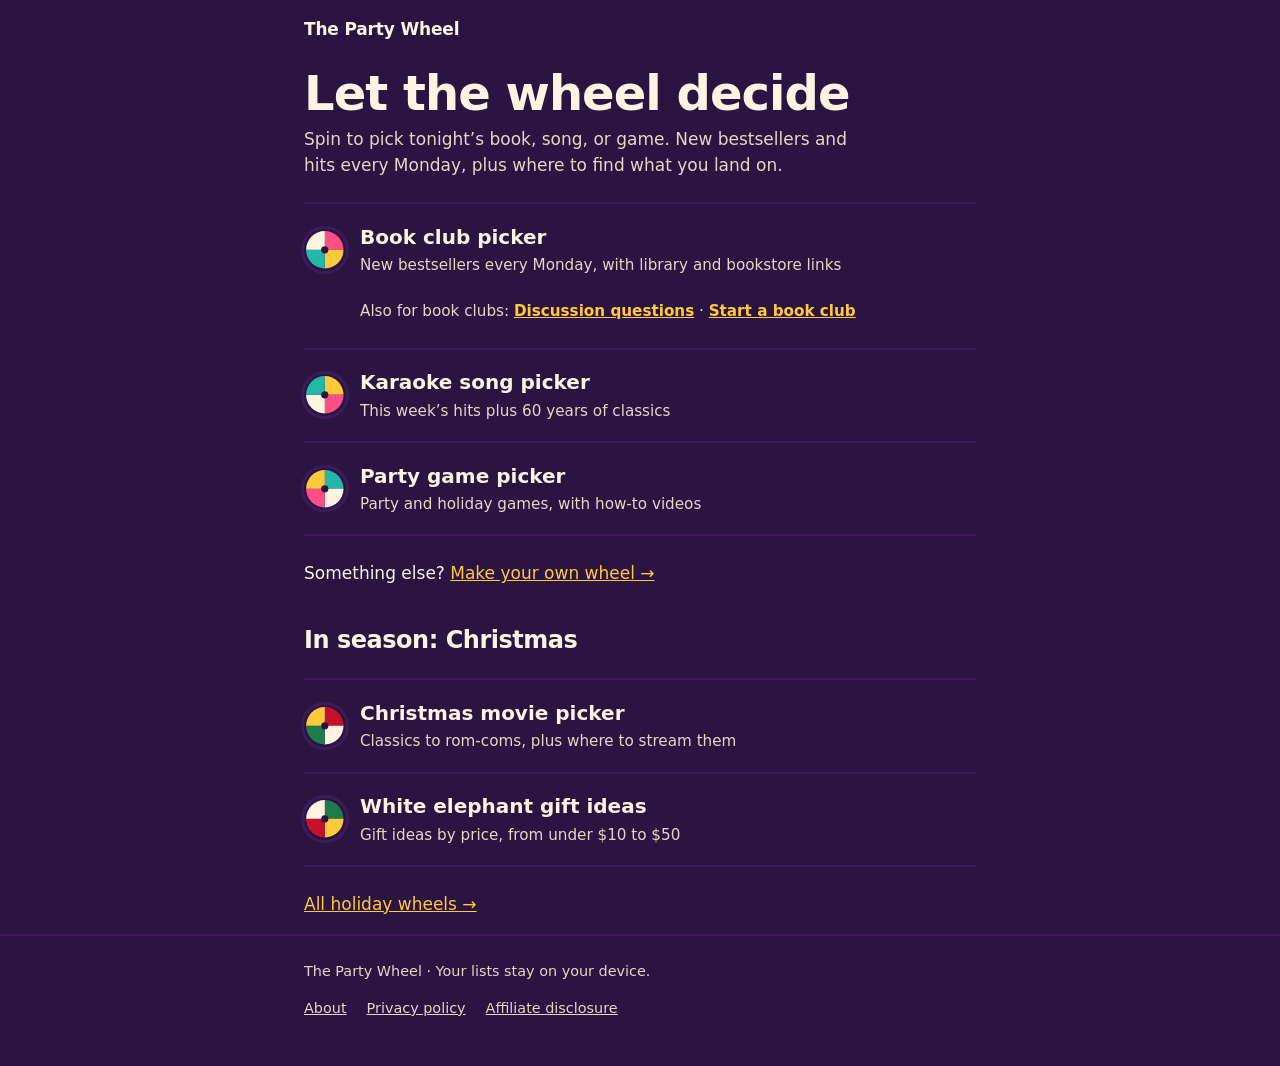
<file: index.html>
<!doctype html>
<html lang="en">
<head>
<meta charset="utf-8">
<meta name="viewport" content="width=device-width, initial-scale=1">
<title>The Party Wheel – Ready-Made Spin Wheels for Parties</title>
<meta name="description" content="Spin to pick tonight's book club read, karaoke song, or party game. New bestsellers and hits every Monday, plus where to find what you land on.">
<link rel="canonical" href="https://thepartywheel.com/">
<meta property="og:type" content="website">
<meta property="og:site_name" content="The Party Wheel">
<meta property="og:title" content="The Party Wheel – Ready-Made Spin Wheels for Parties">
<meta property="og:description" content="Spin to pick tonight's book club read, karaoke song, or party game. New bestsellers and hits every Monday, plus where to find what you land on.">
<meta property="og:url" content="https://thepartywheel.com/">
<meta property="og:image" content="https://thepartywheel.com/assets/og-image.png">
<meta property="og:image:width" content="1200">
<meta property="og:image:height" content="630">
<meta property="og:image:alt" content="A colorful spinning wheel next to the words The Party Wheel: karaoke songs, book club picks, party games">
<meta name="twitter:card" content="summary_large_image">
<link rel="icon" href="/favicon.ico" sizes="48x48">
<link rel="icon" href="/assets/icon.svg" type="image/svg+xml">
<link rel="apple-touch-icon" href="/apple-touch-icon.png">
<meta name="theme-color" content="#2B1342">
<meta name="color-scheme" content="dark">
<link rel="stylesheet" href="assets/style.css?v=20261113a">
<script type="application/ld+json">{"@context": "https://schema.org", "@type": "WebSite", "name": "The Party Wheel", "alternateName": ["Party Wheel", "thepartywheel.com"], "url": "https://thepartywheel.com/"}</script>
</head>
<body>
<header class="site-header">
  <div class="wrap"><a href="./">The Party Wheel</a></div>
</header>

<main class="wrap">
  <h1>Let the wheel decide</h1>
  <p class="lede">Spin to pick tonight’s book, song, or game. New bestsellers and hits every Monday, plus where to find what you land on.</p>

  <ul class="picker-list">
    <li><a href="book-club-picker/"><svg class="mini-wheel" viewBox="0 0 40 40" aria-hidden="true" focusable="false"><path d="M20 20L20.0 2.0A18 18 0 0 1 38.0 20.0Z" fill="#FF4F86"/><path d="M20 20L38.0 20.0A18 18 0 0 1 20.0 38.0Z" fill="#FFC93C"/><path d="M20 20L20.0 38.0A18 18 0 0 1 2.0 20.0Z" fill="#22B8A7"/><path d="M20 20L2.0 20.0A18 18 0 0 1 20.0 2.0Z" fill="#FFF4E2"/><circle cx="20" cy="20" r="3.5" fill="#2B1342"/></svg><span><strong>Book club picker</strong><small>New bestsellers every Monday, with library and bookstore links</small></span></a>
      <p class="sub-links">Also for book clubs: <a href="book-club-questions/">Discussion questions</a> · <a href="start-a-book-club/">Start a book club</a></p>
    </li>
    <li><a href="karaoke-song-picker/"><svg class="mini-wheel" viewBox="0 0 40 40" aria-hidden="true" focusable="false"><path d="M20 20L20.0 2.0A18 18 0 0 1 38.0 20.0Z" fill="#FFC93C"/><path d="M20 20L38.0 20.0A18 18 0 0 1 20.0 38.0Z" fill="#FF4F86"/><path d="M20 20L20.0 38.0A18 18 0 0 1 2.0 20.0Z" fill="#FFF4E2"/><path d="M20 20L2.0 20.0A18 18 0 0 1 20.0 2.0Z" fill="#22B8A7"/><circle cx="20" cy="20" r="3.5" fill="#2B1342"/></svg><span><strong>Karaoke song picker</strong><small>This week’s hits plus 60 years of classics</small></span></a></li>
    <li><a href="party-game-picker/"><svg class="mini-wheel" viewBox="0 0 40 40" aria-hidden="true" focusable="false"><path d="M20 20L20.0 2.0A18 18 0 0 1 38.0 20.0Z" fill="#22B8A7"/><path d="M20 20L38.0 20.0A18 18 0 0 1 20.0 38.0Z" fill="#FFF4E2"/><path d="M20 20L20.0 38.0A18 18 0 0 1 2.0 20.0Z" fill="#FF4F86"/><path d="M20 20L2.0 20.0A18 18 0 0 1 20.0 2.0Z" fill="#FFC93C"/><circle cx="20" cy="20" r="3.5" fill="#2B1342"/></svg><span><strong>Party game picker</strong><small>Party and holiday games, with how-to videos</small></span></a></li>
  </ul>
  <p>Something else? <a href="make-your-own-wheel/">Make your own wheel →</a></p>

  <!-- IN SEASON: swap by hand. Christmas ~Nov 1–Jan 2; see docs/decisions.md 2026-10-10 seasonal rule. Keep to 1–2 wheels. -->
  <h2>In season: Christmas</h2>
  <ul class="picker-list">
    <li><a href="christmas-movie-picker/"><svg class="mini-wheel" viewBox="0 0 40 40" aria-hidden="true" focusable="false"><path d="M20 20L20.0 2.0A18 18 0 0 1 38.0 20.0Z" fill="#C8102E"/><path d="M20 20L38.0 20.0A18 18 0 0 1 20.0 38.0Z" fill="#FFF4E2"/><path d="M20 20L20.0 38.0A18 18 0 0 1 2.0 20.0Z" fill="#1E7B4C"/><path d="M20 20L2.0 20.0A18 18 0 0 1 20.0 2.0Z" fill="#FFC93C"/><circle cx="20" cy="20" r="3.5" fill="#2B1342"/></svg><span><strong>Christmas movie picker</strong><small>Classics to rom-coms, plus where to stream them</small></span></a></li>
    <li><a href="white-elephant-gift-ideas/"><svg class="mini-wheel" viewBox="0 0 40 40" aria-hidden="true" focusable="false"><path d="M20 20L20.0 2.0A18 18 0 0 1 38.0 20.0Z" fill="#1E7B4C"/><path d="M20 20L38.0 20.0A18 18 0 0 1 20.0 38.0Z" fill="#FFC93C"/><path d="M20 20L20.0 38.0A18 18 0 0 1 2.0 20.0Z" fill="#C8102E"/><path d="M20 20L2.0 20.0A18 18 0 0 1 20.0 2.0Z" fill="#FFF4E2"/><circle cx="20" cy="20" r="3.5" fill="#2B1342"/></svg><span><strong>White elephant gift ideas</strong><small>Gift ideas by price, from under $10 to $50</small></span></a></li>
  </ul>
  <p><a href="holiday-wheels/">All holiday wheels →</a></p>
</main>

<footer class="site-footer">
  <div class="wrap">The Party Wheel · Your lists stay on your device.
    <nav class="footer-links" aria-label="Site information"><a href="about/">About</a><a href="privacy/">Privacy policy</a><a href="affiliate-disclosure/">Affiliate disclosure</a></nav>
  </div>
</footer>
<script src="assets/count.js?v=20261121a" defer></script>
</body>
</html>
</file>
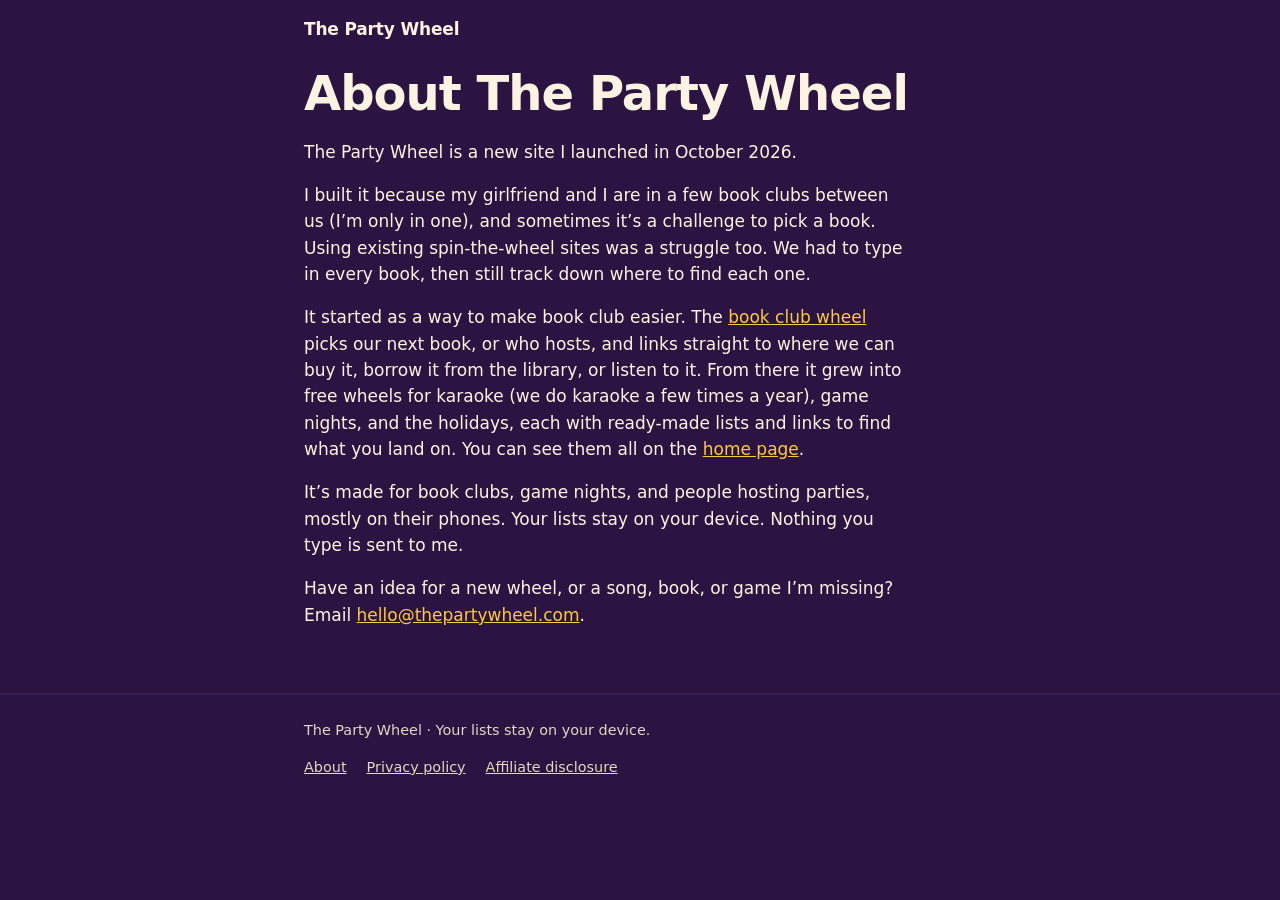
<file: about/index.html>
<!doctype html>
<html lang="en">
<head>
<meta charset="utf-8">
<meta name="viewport" content="width=device-width, initial-scale=1">
<title>About – The Party Wheel</title>
<meta name="description" content="Why The Party Wheel exists: it started with book club. Free spinning wheels for book clubs, karaoke, game nights, and the holidays, with ready-made lists and links.">
<link rel="canonical" href="https://thepartywheel.com/about/">
<meta property="og:type" content="website">
<meta property="og:site_name" content="The Party Wheel">
<meta property="og:title" content="About – The Party Wheel">
<meta property="og:description" content="Why The Party Wheel exists: it started with book club. Free spinning wheels for book clubs, karaoke, game nights, and the holidays, with ready-made lists and links.">
<meta property="og:url" content="https://thepartywheel.com/about/">
<meta property="og:image" content="https://thepartywheel.com/assets/og-image.png">
<meta property="og:image:width" content="1200">
<meta property="og:image:height" content="630">
<meta property="og:image:alt" content="A colorful spinning wheel next to the words The Party Wheel: karaoke songs, book club picks, party games">
<meta name="twitter:card" content="summary_large_image">
<link rel="icon" href="/favicon.ico" sizes="48x48">
<link rel="icon" href="/assets/icon.svg" type="image/svg+xml">
<link rel="apple-touch-icon" href="/apple-touch-icon.png">
<meta name="theme-color" content="#2B1342">
<meta name="color-scheme" content="dark">
<link rel="stylesheet" href="../assets/style.css?v=20261113a">
</head>
<body>
<header class="site-header">
  <div class="wrap"><a href="../">The Party Wheel</a></div>
</header>

<main class="wrap prose">
  <h1>About The Party Wheel</h1>
  <p>The Party Wheel is a new site I launched in October 2026.</p>
  <p>I built it because my girlfriend and I are in a few book clubs between us (I’m only in one), and sometimes it’s a challenge to pick a book. Using existing spin-the-wheel sites was a struggle too. We had to type in every book, then still track down where to find each one.</p>
  <p>It started as a way to make book club easier. The <a href="../book-club-picker/">book club wheel</a> picks our next book, or who hosts, and links straight to where we can buy it, borrow it from the library, or listen to it. From there it grew into free wheels for karaoke (we do karaoke a few times a year), game nights, and the holidays, each with ready-made lists and links to find what you land on. You can see them all on the <a href="../">home page</a>.</p>
  <p>It’s made for book clubs, game nights, and people hosting parties, mostly on their phones. Your lists stay on your device. Nothing you type is sent to me.</p>
  <p>Have an idea for a new wheel, or a song, book, or game I’m missing? Email <a href="mailto:hello@thepartywheel.com">hello@thepartywheel.com</a>.</p>
</main>

<footer class="site-footer">
  <div class="wrap">The Party Wheel · Your lists stay on your device.
    <nav class="footer-links" aria-label="Site information"><a href="../about/">About</a><a href="../privacy/">Privacy policy</a><a href="../affiliate-disclosure/">Affiliate disclosure</a></nav>
  </div>
</footer>
<script src="../assets/count.js?v=20261121a" defer></script>
</body>
</html>
</file>
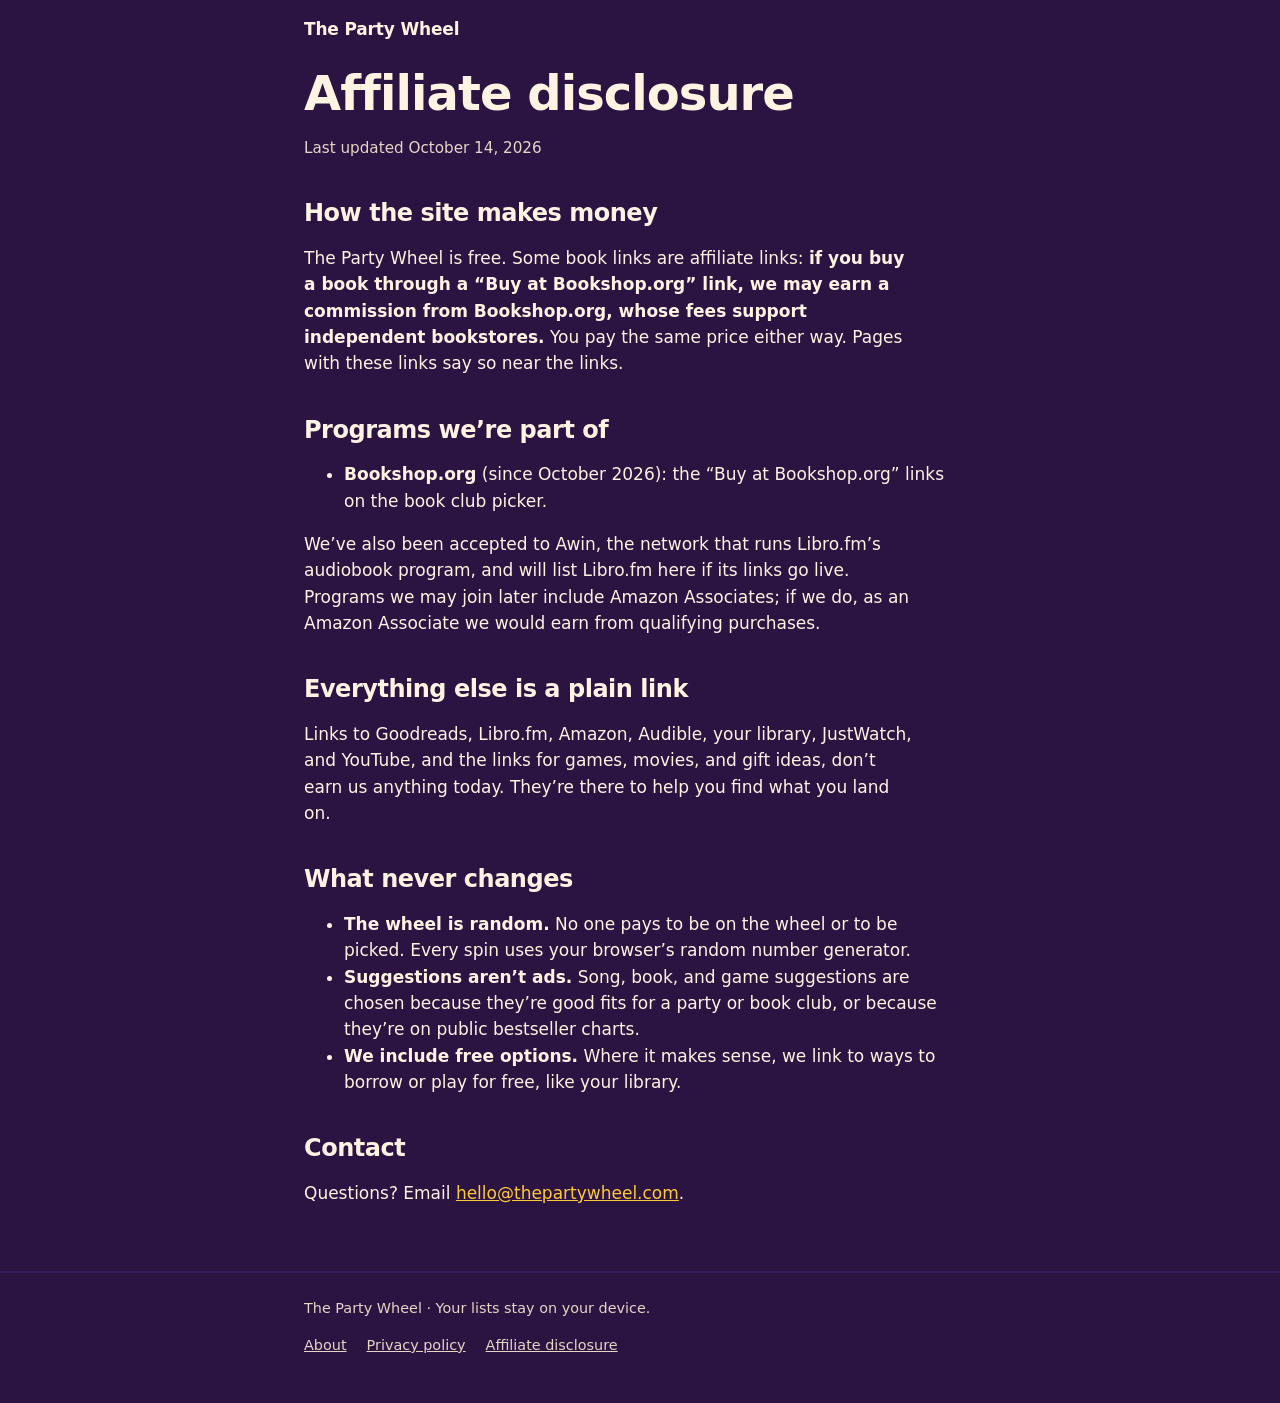
<file: affiliate-disclosure/index.html>
<!doctype html>
<html lang="en">
<head>
<meta charset="utf-8">
<meta name="viewport" content="width=device-width, initial-scale=1">
<title>Affiliate Disclosure – The Party Wheel</title>
<meta name="description" content="How The Party Wheel may earn money from links to books, audiobooks, and games, and why it never affects what the wheel picks.">
<link rel="canonical" href="https://thepartywheel.com/affiliate-disclosure/">
<meta property="og:type" content="website">
<meta property="og:site_name" content="The Party Wheel">
<meta property="og:title" content="Affiliate Disclosure – The Party Wheel">
<meta property="og:description" content="How The Party Wheel may earn money from links to books, audiobooks, and games, and why it never affects what the wheel picks.">
<meta property="og:url" content="https://thepartywheel.com/affiliate-disclosure/">
<meta property="og:image" content="https://thepartywheel.com/assets/og-image.png">
<meta property="og:image:width" content="1200">
<meta property="og:image:height" content="630">
<meta property="og:image:alt" content="A colorful spinning wheel next to the words The Party Wheel: karaoke songs, book club picks, party games">
<meta name="twitter:card" content="summary_large_image">
<link rel="icon" href="/favicon.ico" sizes="48x48">
<link rel="icon" href="/assets/icon.svg" type="image/svg+xml">
<link rel="apple-touch-icon" href="/apple-touch-icon.png">
<meta name="theme-color" content="#2B1342">
<meta name="color-scheme" content="dark">
<link rel="stylesheet" href="../assets/style.css?v=20261113a">
</head>
<body>
<header class="site-header">
  <div class="wrap"><a href="../">The Party Wheel</a></div>
</header>

<main class="wrap prose">
  <h1>Affiliate disclosure</h1>
  <p class="updated">Last updated October 14, 2026</p>

  <h2>How the site makes money</h2>
  <p>The Party Wheel is free. Some book links are affiliate links: <strong>if you buy a book through a “Buy at Bookshop.org” link, we may earn a commission from Bookshop.org, whose fees support independent bookstores.</strong> You pay the same price either way. Pages with these links say so near the links.</p>

  <h2>Programs we’re part of</h2>
  <ul>
    <li><strong>Bookshop.org</strong> (since October 2026): the “Buy at Bookshop.org” links on the book club picker.</li>
  </ul>
  <p>We’ve also been accepted to Awin, the network that runs Libro.fm’s audiobook program, and will list Libro.fm here if its links go live. Programs we may join later include Amazon Associates; if we do, as an Amazon Associate we would earn from qualifying purchases.</p>

  <h2>Everything else is a plain link</h2>
  <p>Links to Goodreads, Libro.fm, Amazon, Audible, your library, JustWatch, and YouTube, and the links for games, movies, and gift ideas, don’t earn us anything today. They’re there to help you find what you land on.</p>

  <h2>What never changes</h2>
  <ul>
    <li><strong>The wheel is random.</strong> No one pays to be on the wheel or to be picked. Every spin uses your browser’s random number generator.</li>
    <li><strong>Suggestions aren’t ads.</strong> Song, book, and game suggestions are chosen because they’re good fits for a party or book club, or because they’re on public bestseller charts.</li>
    <li><strong>We include free options.</strong> Where it makes sense, we link to ways to borrow or play for free, like your library.</li>
  </ul>

  <h2>Contact</h2>
  <p>Questions? Email <a href="mailto:hello@thepartywheel.com">hello@thepartywheel.com</a>.</p>
</main>

<footer class="site-footer">
  <div class="wrap">The Party Wheel · Your lists stay on your device.
    <nav class="footer-links" aria-label="Site information"><a href="../about/">About</a><a href="../privacy/">Privacy policy</a><a href="../affiliate-disclosure/">Affiliate disclosure</a></nav>
  </div>
</footer>
<script src="../assets/count.js?v=20261121a" defer></script>
</body>
</html>
</file>
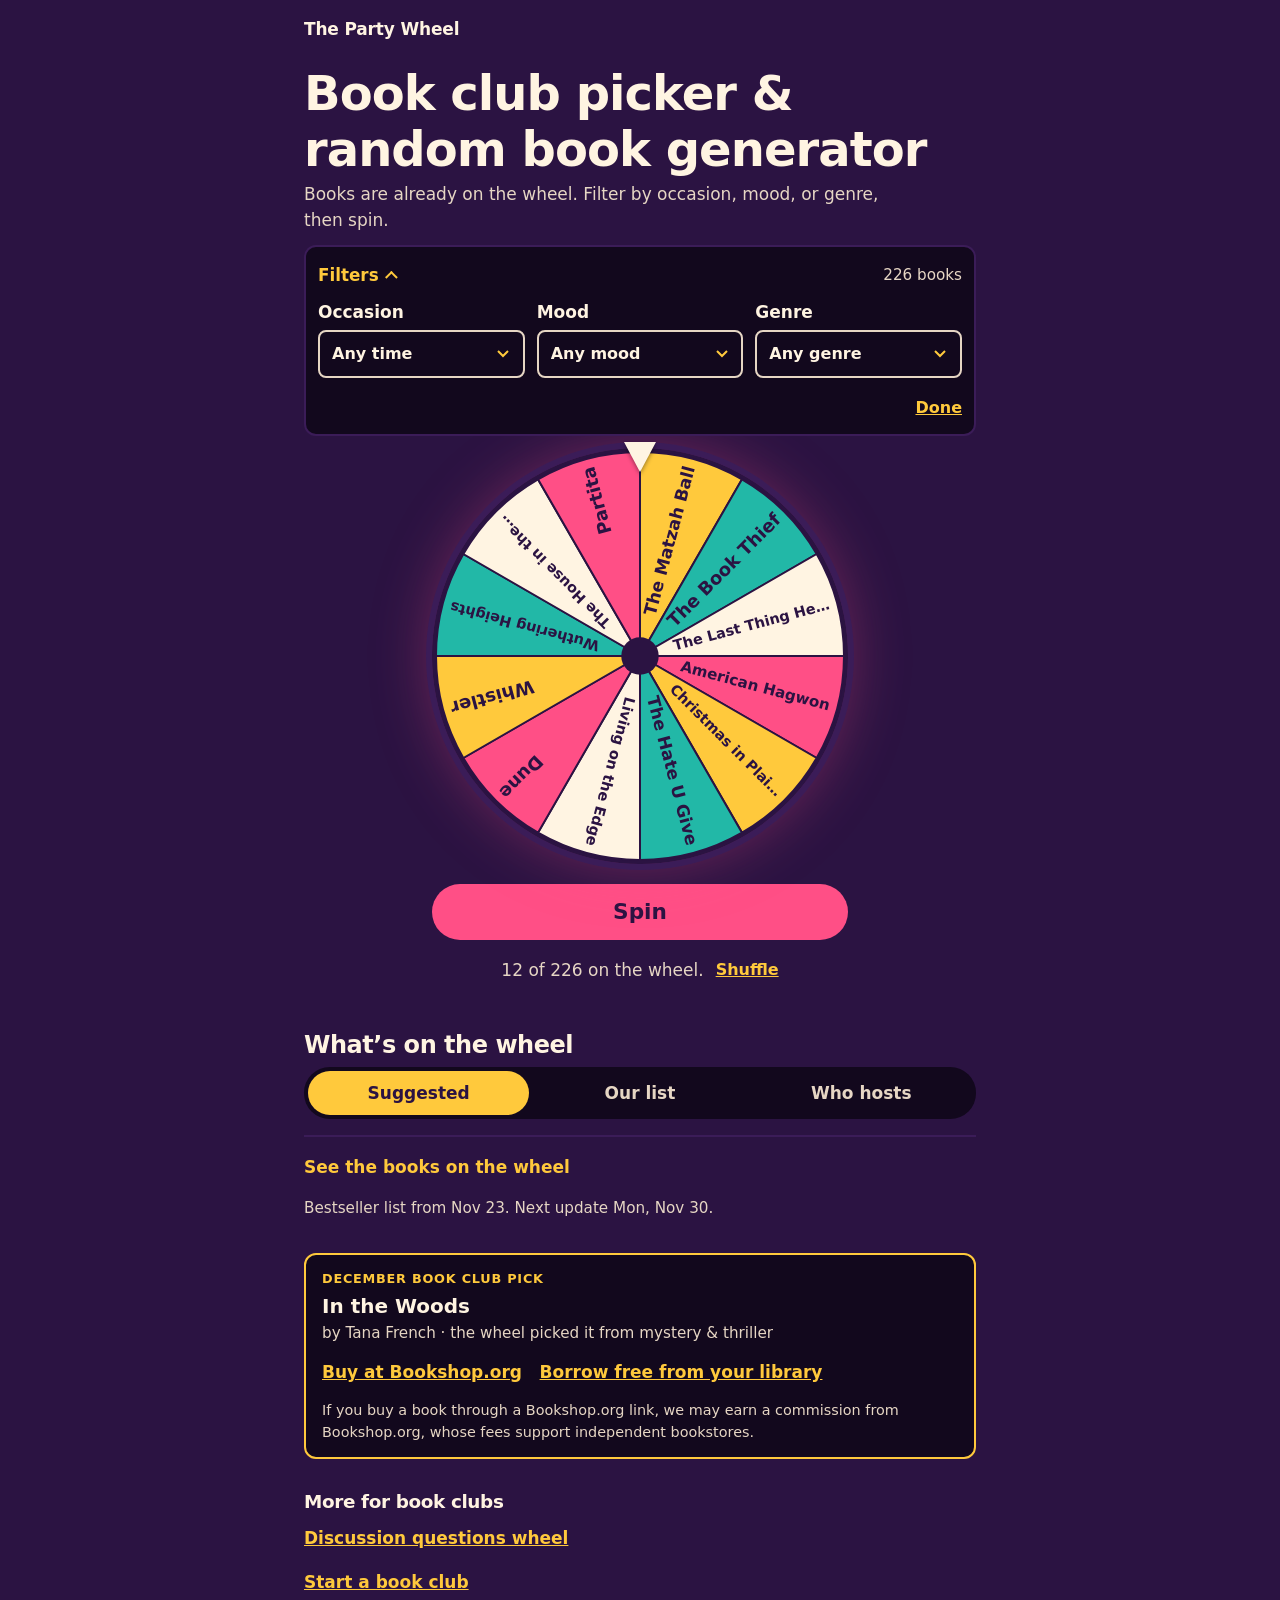
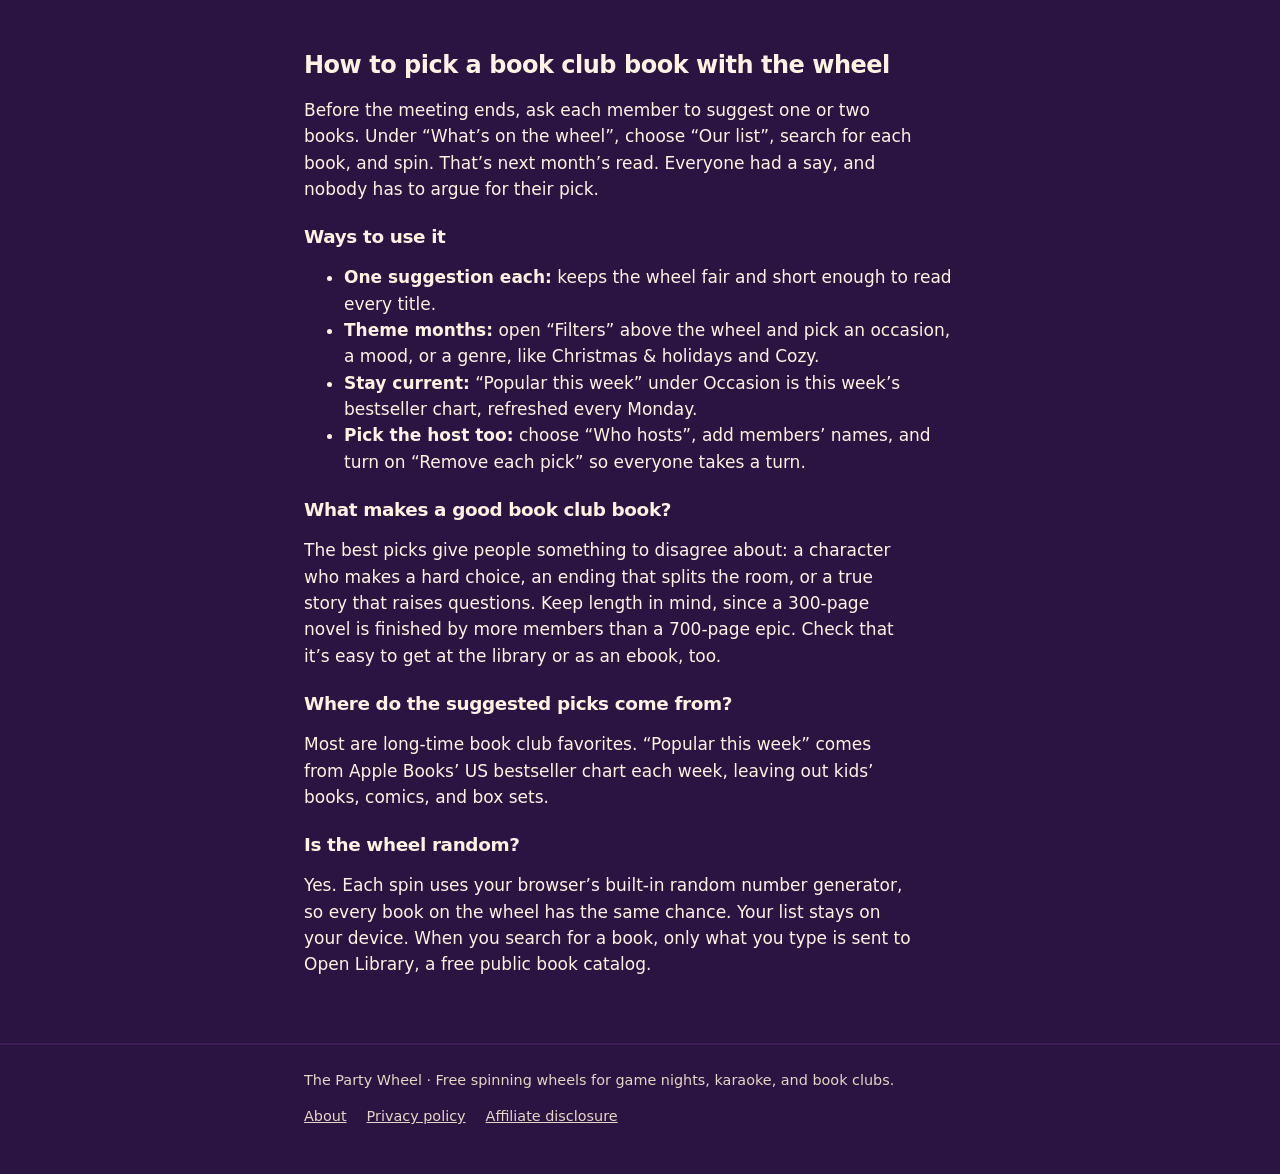
<file: book-club-picker/index.html>
<!doctype html>
<html lang="en">
<head>
<meta charset="utf-8">
<meta name="viewport" content="width=device-width, initial-scale=1">
<title>Random Book Generator &amp; Book Club Picker Wheel</title>
<meta name="description" content="Random book generator for readers and book clubs. Spin this week’s bestsellers or 110 favorites, then borrow free from your library or buy. No sign-up.">
<link rel="canonical" href="https://thepartywheel.com/book-club-picker/">
<meta property="og:type" content="website">
<meta property="og:site_name" content="The Party Wheel">
<meta property="og:title" content="Random Book Generator &amp; Book Club Picker Wheel">
<meta property="og:description" content="Random book generator for readers and book clubs. Spin this week’s bestsellers or 110 favorites, then borrow free from your library or buy. No sign-up.">
<meta property="og:url" content="https://thepartywheel.com/book-club-picker/">
<meta property="og:image" content="https://thepartywheel.com/assets/og-image.png">
<meta property="og:image:width" content="1200">
<meta property="og:image:height" content="630">
<meta property="og:image:alt" content="A colorful spinning wheel next to the words The Party Wheel: karaoke songs, book club picks, party games">
<meta name="twitter:card" content="summary_large_image">
<link rel="icon" href="/favicon.ico" sizes="48x48">
<link rel="icon" href="/assets/icon.svg" type="image/svg+xml">
<link rel="apple-touch-icon" href="/apple-touch-icon.png">
<meta name="theme-color" content="#2B1342">
<meta name="color-scheme" content="dark">
<link rel="stylesheet" href="../assets/style.css?v=20261113a">
<link rel="preload" href="library.json?v=20261121b" as="fetch" crossorigin>
<style>
/* Book club page only (v2: filters above the wheel). */
h1 { font-size: clamp(1.75rem, 7vw, 3rem); }
.lede { margin-bottom: 0.75rem; }
.shared-note { margin: 0 0 0.75rem; }
.filter-card { position: relative; z-index: 1; background: #12081D; border: 2px solid var(--plum-2); border-radius: 0.75rem; padding: 0.25rem 0.75rem; margin: 0 0 0.75rem; }
.filter-card[hidden] { display: none; }
.ft-row { display: flex; align-items: center; justify-content: space-between; gap: 0.75rem; }
.ft-btn { flex: 1 1 auto; display: flex; align-items: center; gap: 0.5rem; min-height: 3rem; padding: 0; border: 0; background: none; color: var(--yellow); font: 750 1.05rem var(--font); text-align: left; cursor: pointer; }
.ft-btn .chev { width: 0.55rem; height: 0.55rem; border-right: 2px solid currentColor; border-bottom: 2px solid currentColor; transform: translateY(-2px) rotate(45deg); }
.ft-btn[aria-expanded="true"] .chev { transform: translateY(2px) rotate(-135deg); }
.match-count { color: var(--cream-dim); font-size: 0.95rem; white-space: nowrap; }
.link-reset { margin: 0 0 0.5rem; color: var(--cream); font-size: 0.95rem; }
.frow { display: grid; grid-template-columns: 5.25rem 1fr; align-items: center; gap: 0.5rem; margin: 0 0 0.5rem; }
.frow label { margin: 0; }
.zero-box { margin: 0.25rem 0 0.5rem; padding: 0.5rem 0.75rem; border: 2px solid var(--yellow); border-radius: 0.5rem; }
.zero-box p { margin: 0; }
.zero-box .row { margin-top: 0.25rem; gap: 0 1.25rem; }
.ff-foot { display: flex; justify-content: space-between; gap: 1rem; }
#filters-done { margin-left: auto; }
@media (max-width: 22rem) { .frow { grid-template-columns: 1fr; gap: 0.25rem; } }
@media (min-width: 48rem) {
  .fgrid { display: grid; grid-template-columns: repeat(3, 1fr); gap: 0.75rem; }
  .frow { grid-template-columns: 1fr; gap: 0.25rem; }
}
/* Wheel fits the phone screen so Spin stays on the first screen (vh first as the fallback). */
.stage, .spin-btn { width: min(100%, 26rem, max(16rem, 100vh - 23rem)); width: min(100%, 26rem, max(16rem, 100svh - 23rem)); }
.spin-btn[aria-disabled="true"] { opacity: 0.55; cursor: progress; }
.summary { display: flex; flex-wrap: wrap; justify-content: center; align-items: center; gap: 0 0.75rem; margin: 0.5rem 0 0; color: var(--cream-dim); text-align: center; }
.summary .text-btn[hidden] { display: none; }
/* Result card: shown only after a spin */
.result[hidden] { display: none; }
.tag-line { margin: 0.35rem 0 0; color: var(--cream-dim); font-size: 0.95rem; }
.why-line { margin: 0.35rem auto 0; max-width: 26rem; }
.get-btn { display: flex; align-items: center; justify-content: center; width: min(100%, 22rem); min-height: 3rem; margin: 1rem auto 0.25rem; padding: 0.5rem 1rem; border-radius: 999px; background: var(--yellow); color: var(--plum); font: 800 1.1rem var(--font); text-decoration: none; }
.get-btn:hover { background: var(--cream); color: var(--plum); }
.alt-link { margin: 0.25rem auto 0; }
.alt-link a { display: inline-flex; align-items: center; min-height: 2.75rem; padding: 0 0.5rem; font-weight: 750; }
.result-disclosure { max-width: 22rem; margin: 0.25rem auto 0; }
.more-ways { margin: 0.25rem auto 0; width: min(100%, 22rem); text-align: left; }
.more-ways summary { min-height: 2.75rem; display: flex; align-items: center; justify-content: center; cursor: pointer; font-weight: 700; color: var(--yellow); }
.more-ways ul { list-style: none; margin: 0; padding: 0; }
.more-ways a { display: flex; align-items: center; min-height: 2.75rem; font-weight: 750; }
/* What's on the wheel: one 3-way switch */
.segmented.three { grid-template-columns: repeat(3, 1fr); width: 100%; margin: 0 0 1rem; border-radius: 1.6rem; }
.segmented.three label { display: flex; align-items: center; justify-content: center; padding: 0.55rem 0.3rem; line-height: 1.2; }
.bestseller-note { margin: 0.5rem 0 0; }
#book-list .book-row { min-height: 2.75rem; }
.month-pick { margin: 2rem 0 0; }
</style>
</head>
<body>
<header class="site-header">
  <div class="wrap"><a href="../">The Party Wheel</a></div>
</header>

<main class="wrap">
  <h1>Book club picker &amp; random book generator</h1>
  <p class="lede" id="lede">Books are already on the wheel. Filter by occasion, mood, or genre, then spin.</p>

  <div class="filter-card" id="filter-card">
    <div class="ft-row">
      <button class="ft-btn" id="filter-toggle" type="button" aria-expanded="false" aria-controls="filter-panel"><span id="ft-text">Filters</span><span class="sr-only" id="ft-sr"></span><span class="chev" aria-hidden="true"></span></button>
      <span class="match-count" id="match-count"></span>
    </div>
    <p class="link-reset" id="link-reset" hidden>Some filters in this link aren’t available, so they were reset.</p>
    <div id="filter-panel" hidden>
      <div class="fgrid">
        <div class="frow"><label for="f-occasion">Occasion</label><select id="f-occasion"></select></div>
        <div class="frow"><label for="f-mood">Mood</label><select id="f-mood"></select></div>
        <div class="frow"><label for="f-genre">Genre</label><select id="f-genre"></select></div>
      </div>
      <div class="zero-box" id="zero-box" hidden>
        <p id="zero-msg"></p>
        <div class="row"><button class="text-btn" id="relax" type="button" hidden></button><button class="text-btn" id="zero-clear" type="button">Clear filters</button></div>
      </div>
      <div class="ff-foot"><button class="text-btn" id="clear-filters" type="button">Clear filters</button><button class="text-btn" id="filters-done" type="button">Done</button></div>
    </div>
  </div>
  <p class="sr-only" id="match-live" role="status" aria-atomic="true"></p>

  <div class="stage">
    <div class="pointer" aria-hidden="true"></div>
    <canvas id="wheel" role="img" aria-label="Spinning wheel of book club choices"></canvas>
  </div>
  <button class="spin-btn" id="spin" type="button" disabled>Spin</button>
  <p class="summary" id="summary"><span id="summary-text"></span><button class="text-btn" id="summary-btn" type="button" hidden></button></p>

  <div class="result" id="result" hidden></div>
  <p class="sr-only" id="result-live" aria-live="polite"></p>

  <section class="controls" aria-labelledby="list-heading">
    <h2 id="list-heading">What’s on the wheel</h2>
    <fieldset class="segmented three" aria-labelledby="list-heading">
      <input type="radio" name="view" id="view-suggested" value="suggested" checked>
      <label for="view-suggested">Suggested</label>
      <input type="radio" name="view" id="view-club" value="club">
      <label for="view-club">Our list</label>
      <input type="radio" name="view" id="view-host" value="host">
      <label for="view-host">Who hosts</label>
    </fieldset>

    <div id="suggested-panel">
      <details class="own-list" id="book-list-details">
        <summary>See the books on the wheel</summary>
        <ul class="book-list" id="book-list"></ul>
      </details>
      <p class="help bestseller-note" id="bestseller-note" hidden></p>
    </div>

    <div id="club-panel" hidden>
      <div class="club-search">
        <label for="book-search">Add a book</label>
        <input type="text" class="text-input" id="book-search" role="combobox" aria-autocomplete="list" aria-expanded="false" aria-controls="book-results" aria-describedby="book-search-help" autocomplete="off" autocapitalize="off" spellcheck="false" enterkeyhint="done" placeholder="Title or author" maxlength="120">
        <div class="search-pop" id="book-pop" hidden>
          <ul class="search-results" id="book-results" role="listbox" aria-label="Matching books"></ul>
          <p class="search-msg" id="book-search-msg"></p>
        </div>
        <p class="help" id="book-search-help">Searches go to Open Library, a free book catalog. Your list stays on your device.</p>
        <p class="search-credit"><a href="https://openlibrary.org/" rel="noopener noreferrer" target="_blank">Book search by Open Library</a></p>
      </div>
      <p class="club-count" id="club-count"></p>
      <ul class="book-list" id="club-list"></ul>
      <p class="club-empty" id="club-empty" hidden>No books yet. Search above, or paste a list under “Edit as text”.</p>
      <details class="own-list" id="club-text">
        <summary>Edit as text</summary>
        <label for="club-entries">Your club’s list, one book per line</label>
        <p class="help" id="club-help">Add the author after a dash, like “Educated – Tara Westover”.</p>
        <textarea id="club-entries" aria-describedby="club-help" spellcheck="false" placeholder="Educated – Tara Westover&#10;Circe – Madeline Miller&#10;The Martian – Andy Weir"></textarea>
        <div class="row"><button class="text-btn" id="club-shuffle" type="button">Shuffle list</button></div>
      </details>
    </div>

    <div id="host-panel" hidden>
      <label for="host-entries">Members</label>
      <p class="help" id="host-help">One name per line. Turn on “Remove each pick” so everyone hosts once before anyone repeats.</p>
      <textarea id="host-entries" aria-describedby="host-help" spellcheck="false" placeholder="Alex&#10;Jordan&#10;Sam"></textarea>
    </div>

    <div id="list-tools" hidden>
      <p class="check"><input type="checkbox" id="remove"><label for="remove">Remove each pick after it’s chosen</label></p>
      <p class="share-row two"><button class="text-btn" id="share" type="button">Share a copy</button><span class="share-status" id="share-status" aria-live="polite"></span></p>
      <p class="share-changed" id="share-changed" hidden></p>
    </div>
    <p class="sr-only" id="club-live" aria-live="polite"></p>
  </section>

  <aside class="month-pick" id="month-pick" aria-labelledby="month-pick-label" hidden></aside>

  <nav class="more-links" aria-labelledby="more-heading">
    <h2 id="more-heading">More for book clubs</h2>
    <ul>
      <li><a href="../book-club-questions/">Discussion questions wheel</a></li>
      <li><a href="../start-a-book-club/">Start a book club</a></li>
    </ul>
  </nav>

  <article class="guide">
    <h2>How to pick a book club book with the wheel</h2>
    <p>Before the meeting ends, ask each member to suggest one or two books. Under “What’s on the wheel”, choose “Our list”, search for each book, and spin. That’s next month’s read. Everyone had a say, and nobody has to argue for their pick.</p>

    <h3>Ways to use it</h3>
    <ul>
      <li><strong>One suggestion each:</strong> keeps the wheel fair and short enough to read every title.</li>
      <li><strong>Theme months:</strong> open “Filters” above the wheel and pick an occasion, a mood, or a genre, like Christmas &amp; holidays and Cozy.</li>
      <li><strong>Stay current:</strong> “Popular this week” under Occasion is this week’s bestseller chart, refreshed every Monday.</li>
      <li><strong>Pick the host too:</strong> choose “Who hosts”, add members’ names, and turn on “Remove each pick” so everyone takes a turn.</li>
    </ul>

    <h3>What makes a good book club book?</h3>
    <p>The best picks give people something to disagree about: a character who makes a hard choice, an ending that splits the room, or a true story that raises questions. Keep length in mind, since a 300-page novel is finished by more members than a 700-page epic. Check that it’s easy to get at the library or as an ebook, too.</p>

    <h3>Where do the suggested picks come from?</h3>
    <p>Most are long-time book club favorites. “Popular this week” comes from Apple Books’ US bestseller chart each week, leaving out kids’ books, comics, and box sets.</p>

    <h3>Is the wheel random?</h3>
    <p>Yes. Each spin uses your browser’s built-in random number generator, so every book on the wheel has the same chance. Your list stays on your device. When you search for a book, only what you type is sent to Open Library, a free public book catalog.</p>
  </article>
</main>

<footer class="site-footer">
  <div class="wrap">The Party Wheel · Free spinning wheels for game nights, karaoke, and book clubs.
    <nav class="footer-links" aria-label="Site information"><a href="../about/">About</a><a href="../privacy/">Privacy policy</a><a href="../affiliate-disclosure/">Affiliate disclosure</a></nav>
  </div>
</footer>

<script src="../assets/wheel.js?v=20261121a"></script>
<script src="../assets/share.js?v=20261113a"></script>
<script src="../assets/links.js?v=20261113a"></script>
<script src="current-books.js?v=20261009e"></script>
<script src="isbns.js?v=20261013a"></script>
<script src="monthly-pick.js?v=20261015a"></script>
<script>
// "This month's pick": shows only during the pick's month, low on the page with two links. Text is set with textContent.
(function () {
  const p = window.MONTHLY_PICK, box = document.getElementById('month-pick'), L = window.PartyLinks;
  if (!p || !box || !L || typeof p.title !== 'string' || typeof p.author !== 'string') return;
  const now = new Date();
  const ym = `${now.getFullYear()}-${String(now.getMonth() + 1).padStart(2, '0')}`;
  if (p.month !== ym) return;
  const monthName = now.toLocaleString('en-US', { month: 'long' });
  const el = (tag, cls, text) => { const e = document.createElement(tag); if (cls) e.className = cls; if (text) e.textContent = text; return e; };
  const label = el('p', 'month-pick-label', `${monthName} book club pick`); label.id = 'month-pick-label';
  const title = el('p', 'month-pick-title', p.title);
  const by = el('p', 'month-pick-by', `by ${p.author} · the wheel picked it from ${String(p.genreLabel || '').toLowerCase()}`);
  const links = el('p', 'month-pick-links');
  [['bookshop', 'Buy at Bookshop.org'], ['library', 'Borrow free from your library']]
    .forEach(([id, text]) => links.append(L.link(id, p.title, p.author, text)));
  box.append(label, title, by, links);
  if (L.isAffiliate()) box.append(el('p', 'month-pick-note', L.disclosure()));
  box.hidden = false;
})();
</script>
<script>
(function () {
  const WHEEL_MAX = 12, MIN_SPIN = 2, MIN_OCCASION_BOOKS = 8, ANNOUNCE_MS = 600;
  const STORE_KEY = 'pp-bookclub-v2';
  const SHARE_KEY = 'pp-bookclub-lastshare'; // { sig, count, date } of the club list last shared from this browser
  const MAX_BOOKS = 60;                       // share.js limit
  const LIBRARY_URL = 'library.json?v=20261121b';
  const $ = (id) => document.getElementById(id);
  const spinBtn = $('spin'), result = $('result'), resultLive = $('result-live');
  const clubTA = $('club-entries'), hostTA = $('host-entries');
  const L = window.PartyLinks;
  const CURRENT = window.CURRENT_BOOKS || { updated: null, books: [] };

  // ---------- Filter vocabulary (ids go in URLs) ----------
  const GENRES = [['fiction', 'Fiction'], ['mystery', 'Mystery & thriller'], ['romance', 'Romance'], ['scifi', 'Sci-fi & fantasy'], ['nonfiction', 'Nonfiction'], ['classics', 'Classics']];
  const MOODS = [['cozy', 'Cozy'], ['romantic', 'Romantic'], ['funny', 'Funny'], ['suspense', 'Mystery & suspense'], ['scary', 'Scary'], ['thoughtful', 'Thought-provoking'], ['uplifting', 'Uplifting']];
  const OCCASIONS = [
    { id: 'popular', label: 'Popular this week' },
    { id: 'awards', label: 'Award winners' },
    { id: 'christmas', label: 'Christmas & holidays', months: [11, 12] },
    { id: 'winter', label: 'Winter', months: [12, 1, 2] },
    { id: 'valentines', label: 'Valentine’s', months: [1, 2] },
    { id: 'summer', label: 'Summer', months: [6, 7, 8] },
    { id: 'spooky', label: 'Spooky season', months: [9, 10] }
  ];
  const FILTERS = [
    { key: 'occasion', any: 'Any time', sel: $('f-occasion') },
    { key: 'mood', any: 'Any mood', sel: $('f-mood') },
    { key: 'genre', any: 'Any genre', sel: $('f-genre') }
  ];
  const LABELS = { occasion: new Map(OCCASIONS.map((o) => [o.id, o.label])), mood: new Map(MOODS), genre: new Map(GENRES) };
  let occasionIds = [];   // occasions shown (8+ books), in display order

  const state = {
    view: 'suggested',                       // suggested | club | host
    f: { occasion: '', mood: '', genre: '' },
    order: [],                               // filter keys in the order they were last set (for "Remove …" ties)
    pool: [], dealt: [], seen: new Set(),
    club: '', hosts: ''
  };
  let BOOKS = [], ready = false, landing = false;

  const store = {
    get() { try { return JSON.parse(localStorage.getItem(STORE_KEY)) || {}; } catch (e) { return {}; } },
    set(v) { try { localStorage.setItem(STORE_KEY, JSON.stringify(v)); } catch (e) {} }
  };
  // A list opened from a share link is shown but not saved until the visitor edits it,
  // so their own saved list isn't overwritten. sharedView is 'club' or 'hosts' while that's true.
  let sharedView = null, fromShare = false, sharedThisVisit = false;
  const save = () => {
    if (!ready) return;
    const old = sharedView ? store.get() : {};
    store.set({ view: state.view, mode: state.view === 'host' ? 'host' : 'book', source: state.view === 'club' ? 'club' : 'suggested',
      occasion: state.f.occasion, mood: state.f.mood, genre: state.f.genre,
      club: sharedView === 'club' ? (old.club || '') : state.club,
      hosts: sharedView === 'hosts' ? (old.hosts || '') : state.hosts });
  };
  const edited = (kind) => { if (sharedView === kind) sharedView = null; };

  const split = (line) => { const [t, ...a] = line.split(/\s+[–-]\s+/); return [t.trim(), a.join(' – ').trim()]; };
  const lines = (text) => text.split('\n').map((s) => s.trim()).filter(Boolean);
  const join = ([t, a]) => (a ? `${t} – ${a}` : t);
  const isClub = () => state.view === 'club';
  const isHost = () => state.view === 'host';
  const nouns = () => (isHost() ? { one: 'name', many: 'names' } : { one: 'book', many: 'books' });
  const bookCount = (n) => (n === 1 ? '1 book on the wheel.' : `${n} books on the wheel.`);
  const plural = (n) => `${n} book${n === 1 ? '' : 's'}`;

  // "Changed since the last share" (club list only). Stores a short fingerprint, not the list.
  function sig(items) {
    let h = 0x811c9dc5;
    const str = items.map((x) => join(split(x))).join('\n').toLowerCase();
    for (let i = 0; i < str.length; i++) { h ^= str.charCodeAt(i); h = Math.imul(h, 16777619); }
    return (h >>> 0).toString(16);
  }
  const lastShare = () => { try { const v = JSON.parse(localStorage.getItem(SHARE_KEY)); return v && typeof v.sig === 'string' ? v : null; } catch (e) { return null; } };
  function markShared(items) {
    const d = new Date();
    const date = `${d.getFullYear()}-${String(d.getMonth() + 1).padStart(2, '0')}-${String(d.getDate()).padStart(2, '0')}`;
    try { localStorage.setItem(SHARE_KEY, JSON.stringify({ sig: sig(items), count: items.length, date })); } catch (e) {}
    sharedThisVisit = true;
    updateChrome();
  }
  function changedSinceShare() {
    if (!isClub() || (fromShare && !sharedThisVisit)) return null;
    const last = lastShare();
    if (!last) return null;
    return sig(lines(clubTA.value)) !== last.sig ? last : null;
  }
  function shareOpts(itemsAtShare) {
    const club = isClub();
    return { noun: nouns(), maxUrl: 2000,
      tooFew: club ? 'Add at least 2 books before you share.' : undefined,
      onShared: club ? () => markShared(itemsAtShare) : null };
  }

  // What's on the wheel right now, as [title, author] pairs. Suggested with under 2 matches: empty wheel.
  function currentItems() {
    if (isHost()) return lines(hostTA.value).map((n) => [n, '']);
    if (isClub()) return lines(clubTA.value).map(split);
    return state.dealt.length >= MIN_SPIN ? state.dealt.map((b) => [b.t, b.a]) : [];
  }

  // ---------- Library ----------
  const keyOf = (t, a) => `${t}|${a}`.toLowerCase();
  const byKey = new Map();
  function buildBooks(lib) {
    const bad = /[\u0000-\u001f\u007f‪-‮⁦-⁩]/g;
    const str = (v, max) => (typeof v === 'string' ? v.replace(bad, '').replace(/\s+/g, ' ').trim().slice(0, max) : '');
    const ids = (v, known) => (Array.isArray(v) ? v.filter((x, i) => known.has(x) && v.indexOf(x) === i) : []);
    const G = new Set(GENRES.map(([id]) => id)), M = new Set(MOODS.map(([id]) => id)), O = new Set(OCCASIONS.map((o) => o.id));
    const out = [];
    (Array.isArray(lib) ? lib : []).forEach((b) => {
      if (!b || typeof b !== 'object') return;
      const t = str(b.t, 120), a = str(b.a, 100);
      if (!t || byKey.has(keyOf(t, a))) return;
      const book = { t, a, g: G.has(b.g) ? b.g : '', m: ids(b.m, M), o: ids(b.o, O).filter((x) => x !== 'popular'), r: str(b.r, 140) };
      byKey.set(keyOf(t, a), book); out.push(book);
    });
    // Weekly bestsellers (current-books.js) become the "Popular this week" occasion.
    (Array.isArray(CURRENT.books) ? CURRENT.books : []).forEach((row) => {
      if (!Array.isArray(row)) return;
      const t = str(row[0], 120), a = str(row[1], 100);
      if (!t) return;
      const have = byKey.get(keyOf(t, a));
      if (have) { if (!have.o.includes('popular')) have.o.unshift('popular'); return; }
      const book = { t, a, g: '', m: [], o: ['popular'], r: '' };
      byKey.set(keyOf(t, a), book); out.push(book);
    });
    return out;
  }
  const fits = (b, f) => (!f.occasion || b.o.includes(f.occasion)) && (!f.mood || b.m.includes(f.mood)) && (!f.genre || b.g === f.genre);
  const countWith = (f) => BOOKS.reduce((n, b) => n + (fits(b, f) ? 1 : 0), 0);
  const activeKeys = () => FILTERS.map((F) => F.key).filter((k) => state.f[k]);
  const activeLabels = () => activeKeys().map((k) => LABELS[k].get(state.f[k]));

  function buildSelects() {
    const month = new Date().getMonth() + 1, next = (month % 12) + 1;
    const counts = new Map(OCCASIONS.map((o) => [o.id, BOOKS.filter((b) => b.o.includes(o.id)).length]));
    const ok = OCCASIONS.filter((o) => counts.get(o.id) >= MIN_OCCASION_BOOKS);
    const lists = ok.filter((o) => !o.months);
    const seasonal = ok.filter((o) => o.months);
    const inSeason = seasonal.filter((o) => o.months.includes(month) || o.months.includes(next));
    occasionIds = lists.concat(inSeason, seasonal.filter((o) => !inSeason.includes(o))).map((o) => o.id);
    const opts = { occasion: occasionIds.map((id) => [id, LABELS.occasion.get(id)]), mood: MOODS, genre: GENRES };
    FILTERS.forEach((F) => {
      F.sel.textContent = '';
      [['', F.any]].concat(opts[F.key]).forEach(([id, label]) => {
        const o = document.createElement('option'); o.value = id; o.dataset.label = label; o.textContent = label;
        F.sel.append(o);
      });
    });
  }
  const validId = (key, id) => (key === 'occasion' ? occasionIds.includes(id) : LABELS[key].has(id));

  // Option text: "Scary (4)" = books with this option and the other two filters as they are.
  function updateOptions() {
    FILTERS.forEach((F) => {
      Array.from(F.sel.options).forEach((opt) => {
        const base = opt.dataset.label;
        if (!opt.value || opt.value === state.f[F.key]) { opt.textContent = base; return; }
        opt.textContent = `${base} (${countWith(Object.assign({}, state.f, { [F.key]: opt.value }))})`;
      });
      F.sel.value = state.f[F.key];
    });
  }

  // ---------- Dealing ----------
  function randomInt(n) { const r = new Uint32Array(1); crypto.getRandomValues(r); return r[0] % n; }
  function sample(arr, n) {
    const a = arr.slice();
    for (let i = a.length - 1; i > 0; i--) { const j = randomInt(i + 1); [a[i], a[j]] = [a[j], a[i]]; }
    return a.slice(0, n);
  }
  function deal() {
    state.pool = BOOKS.filter((b) => fits(b, state.f));
    state.seen = new Set();
    dealMore();
  }
  // Shuffle deals matches that haven't been on the wheel yet; when they run out, it starts over.
  function dealMore() {
    const pool = state.pool, k = (b) => keyOf(b.t, b.a);
    let pick;
    if (pool.length <= WHEEL_MAX) pick = sample(pool, WHEEL_MAX);
    else {
      const unseen = pool.filter((b) => !state.seen.has(k(b)));
      if (unseen.length >= WHEEL_MAX) pick = sample(unseen, WHEEL_MAX);
      else {
        const fill = sample(pool.filter((b) => state.seen.has(k(b))), WHEEL_MAX - unseen.length);
        pick = sample(unseen.concat(fill), WHEEL_MAX);
        state.seen = new Set();
      }
      pick.forEach((b) => state.seen.add(k(b)));
    }
    state.dealt = pick;
    renderBookList();
  }

  // ---------- Wheel and result ----------
  const wheel = new Wheel($('wheel'), {
    colors: ['#FF4F86', '#FFC93C', '#22B8A7', '#FFF4E2'],
    labelFn: (item) => split(item)[0],
    // Spin count label: the mode plus active filter ids from our fixed lists. Never book titles or typed names.
    countLabel: () => {
      if (isHost()) return 'hosts';
      if (isClub()) return 'club list';
      return ['suggested'].concat(FILTERS.map((f) => state.f[f.key]).filter((v, i) => v && LABELS[FILTERS[i].key].has(v))).join(' · ');
    },
    onResult(item, index) { showResult(item, index); }
  });

  const el = (tag, cls, text) => { const e = document.createElement(tag); if (cls) e.className = cls; if (text) e.textContent = text; return e; };
  const newTab = (a) => { a.append(el('span', 'sr-only', ' (opens in a new tab)')); return a; };

  // Tag line parts: genre · mood · occasion. Prefer the value that matched the active filter.
  function tagParts(book) {
    if (!book) return [];
    const useF = state.view === 'suggested';
    const pickOf = (key, list) => (useF && state.f[key] && list.includes(state.f[key]) ? state.f[key] : list[0]);
    const mood = pickOf('mood', book.m), occ = pickOf('occasion', book.o);
    return [book.g && LABELS.genre.get(book.g), mood && LABELS.mood.get(mood), occ && LABELS.occasion.get(occ)].filter(Boolean);
  }

  function showResult(item, index) {
    const [title, author] = split(item);
    const host = isHost();
    result.textContent = '';
    const label = el('p', 'result-label', host ? 'Hosting next' : 'Next read');
    const main = el('p', 'lyric', title);
    result.append(label, main);
    if (author) result.append(el('p', 'artist', 'by ' + author));
    let sentence = `${host ? 'Hosting next' : 'Next read'}: ${title}${author ? `, by ${author}` : ''}.`;
    if (!host) {
      const book = byKey.get(keyOf(title, author));
      const parts = tagParts(book);
      if (parts.length) {
        const tag = el('p', 'tag-line');
        parts.forEach((p, i) => {
          if (i) { tag.append(el('span', 'sr-only', ',')); const dot = el('span', '', ' · '); dot.setAttribute('aria-hidden', 'true'); tag.append(dot); }
          tag.append(document.createTextNode(p));
        });
        result.append(tag);
        sentence += ` ${parts.join(', ')}.`;
      }
      if (book && book.r) result.append(el('p', 'why-line', book.r));
      // Bookshop is the main button while affiliate links are on; otherwise the library is, as before.
      // (Books without an ISBN in isbns.js get a plain Bookshop search link, which earns no commission.)
      const shop = L.link('bookshop', title, author, 'Buy at Bookshop.org');
      const shopFirst = L.isAffiliate();
      const more = el('details', 'more-ways');
      more.append(el('summary', '', 'More ways to get it'));
      const stores = [['goodreads', 'Read reviews on Goodreads'], ['amazon', 'Buy on Amazon'],
        ['kindle', 'Read on Kindle'], ['audible', 'Listen on Audible'], ['librofm', 'Listen on Libro.fm']];
      if (shopFirst) {
        shop.classList.add('get-btn');
        const lib = L.link('library', title, author, 'Or borrow it free from your library');
        const alt = el('p', 'alt-link');
        alt.append(newTab(lib));
        result.append(newTab(shop), alt, el('p', 'disclosure result-disclosure', L.disclosure()));
      } else {
        const primary = L.link('library', title, author, 'Borrow free from your library');
        primary.classList.add('get-btn');
        result.append(newTab(primary));
        if (L.isAffiliate()) more.append(el('p', 'disclosure', L.disclosure()));
        stores.unshift(['bookshop', 'Buy at Bookshop.org']);
      }
      const ul = el('ul');
      stores
        .forEach(([id, text]) => { const li = el('li'); li.append(newTab(L.link(id, title, author, text))); ul.append(li); });
      more.append(ul);
      result.append(more);
    }
    result.append(window.PartyShare.resultButton(wheel, host ? 'hosts' : 'books', 'Book club picks', shareOpts(wheel.lastSpin ? wheel.lastSpin.items.slice() : [])));
    result.hidden = false;
    requestAnimationFrame(() => main.classList.add('sing'));
    resultLive.textContent = '';
    setTimeout(() => { resultLive.textContent = sentence; }, 60);
    // On phones the card is below the fold: jump (no smooth scroll) so the reveal is seen. Focus stays on Spin.
    if (!landing) {
      const r = main.getBoundingClientRect();
      if (r.top < 0 || r.bottom > window.innerHeight) result.scrollIntoView({ block: 'start', behavior: 'auto' });
    }
    if ($('remove').checked && !landing && state.view !== 'suggested') removeAt(index);
    spinBtn.removeAttribute('aria-disabled');
    spinBtn.disabled = currentItems().length < MIN_SPIN;
    spinBtn.textContent = 'Spin again';
  }

  function removeAt(i) {
    if (isHost()) { const l = lines(hostTA.value); l.splice(i, 1); hostTA.value = l.join('\n'); state.hosts = hostTA.value; edited('hosts'); }
    else if (isClub()) { const l = lines(clubTA.value); l.splice(i, 1); clubTA.value = l.join('\n'); state.club = clubTA.value; edited('club'); }
    refresh(); save();
  }

  function refresh() {
    const items = currentItems();
    wheel.setItems(items.map(join));
    spinBtn.disabled = !ready || items.length < MIN_SPIN;
    const canvas = $('wheel');
    if (isHost()) canvas.setAttribute('aria-label', 'Spinning wheel of club members');
    else if (state.view === 'suggested' && ready && items.length < MIN_SPIN) canvas.setAttribute('aria-label', 'Empty wheel. No books match these filters.');
    else canvas.setAttribute('aria-label', 'Spinning wheel of book club choices');
    renderClub();
    updateChrome();
  }

  // ---------- Filter card ----------
  const card = $('filter-card'), toggle = $('filter-toggle'), panel = $('filter-panel');
  const setOpen = (open) => { toggle.setAttribute('aria-expanded', String(open)); panel.hidden = !open; };
  const isCardOpen = () => toggle.getAttribute('aria-expanded') === 'true';

  function countText(n) {
    if (!activeKeys().length) return plural(n);
    return n === 0 ? 'No matches' : n === 1 ? '1 book matches' : `${n} books match`;
  }
  function onWheel(n) { return n > WHEEL_MAX ? `${WHEEL_MAX} are on the wheel.` : `All ${n} are on the wheel.`; }
  function matchSentence() {
    const n = state.pool.length;
    if (n === 0) return 'No books match these filters.';
    if (n === 1) return 'Only 1 book matches. Not enough to spin.';
    return `${activeKeys().length ? `${n} books match.` : `${plural(n)}.`} ${onWheel(n)}`;
  }
  // Best single filter to drop: most matches; ties drop the one set earliest (keeps the latest choice).
  function relaxOption() {
    let best = null;
    state.order.filter((k) => state.f[k]).forEach((k) => {
      const n = countWith(Object.assign({}, state.f, { [k]: '' }));
      if (!best || n > best.n) best = { key: k, n };
    });
    return best && best.n >= MIN_SPIN ? best : null;
  }

  function updateFilterUI() {
    const keys = activeKeys(), n = state.pool.length, labels = activeLabels();
    $('ft-text').textContent = keys.length ? `Filters (${keys.length})` : 'Filters';
    $('ft-sr').textContent = keys.length ? `: ${labels.join(', ')}` : '';
    $('match-count').textContent = ready ? countText(n) : '';
    updateOptions();
    const zero = ready && n < MIN_SPIN;
    $('zero-box').hidden = !zero;
    $('clear-filters').hidden = zero || !keys.length;
    if (zero) {
      $('zero-msg').textContent = n === 0 ? `No books match these filters: ${labels.join(', ')}.` : `Only 1 book matches these filters: ${labels.join(', ')}.`;
      const r = relaxOption(), btn = $('relax');
      btn.hidden = !r;
      if (r) { btn.textContent = `Remove ${LABELS[r.key].get(state.f[r.key])} (${plural(r.n)})`; btn.dataset.key = r.key; }
      if (!isCardOpen()) setOpen(true);
    }
    const note = $('bestseller-note');
    const showDates = CURRENT.updated && state.dealt.some((b) => b.o.includes('popular'));
    note.hidden = !showDates;
    if (showDates) { const dt = listDates(CURRENT.updated); note.textContent = `Bestseller list from ${dt.from}. Next update ${dt.next}.`; }
  }
  function listDates(iso) {
    const d = new Date(iso + 'T12:00:00');
    const fmt = (x, o) => x.toLocaleDateString(undefined, o);
    const next = new Date(d); next.setDate(d.getDate() + (((8 - d.getDay()) % 7) || 7));
    return { from: fmt(d, { month: 'short', day: 'numeric' }), next: fmt(next, { weekday: 'short', month: 'short', day: 'numeric' }) };
  }

  // Polite status, spoken once after a pause (selects fire change on every arrow key on Windows).
  const matchLive = $('match-live');
  let lastSaid = '', sayTimer = null;
  function say(text, now) {
    clearTimeout(sayTimer);
    const go = () => { if (!now && text === lastSaid) return; lastSaid = text; matchLive.textContent = ''; setTimeout(() => { matchLive.textContent = text; }, 40); };
    if (now) go(); else sayTimer = setTimeout(go, ANNOUNCE_MS);
  }

  function updateURL() {
    const qp = new URLSearchParams(location.search);
    ['occasion', 'mood', 'genre', 'genres', 'mode'].forEach((k) => qp.delete(k));
    if (state.view === 'suggested') FILTERS.forEach((F) => { if (state.f[F.key]) qp.set(F.key, state.f[F.key]); });
    if (isHost()) qp.set('mode', 'host');
    const qs = qp.toString();
    try { history.replaceState(null, '', location.pathname + (qs ? `?${qs}` : '')); } catch (e) {}
  }

  function setFilter(key, value) {
    state.f[key] = value;
    state.order = state.order.filter((k) => k !== key);
    if (value) state.order.push(key);
  }
  function afterFilterChange() {
    $('link-reset').hidden = true;
    deal(); refresh(); updateFilterUI(); updateURL(); save();
  }

  FILTERS.forEach((F) => F.sel.addEventListener('change', () => {
    const v = F.sel.value;
    if (v && !validId(F.key, v)) return;
    setFilter(F.key, v);
    afterFilterChange();
    say(matchSentence());
  }));
  toggle.addEventListener('click', () => setOpen(!isCardOpen()));
  $('filters-done').addEventListener('click', () => { setOpen(false); toggle.focus(); });
  function clearFilters() {
    FILTERS.forEach((F) => setFilter(F.key, ''));
    afterFilterChange();
    FILTERS[0].sel.focus();
    say(`Filters cleared. ${matchSentence()}`, true);
  }
  $('clear-filters').addEventListener('click', clearFilters);
  $('zero-clear').addEventListener('click', clearFilters);
  $('relax').addEventListener('click', () => {
    const key = $('relax').dataset.key;
    if (!key || !state.f[key]) return;
    const name = LABELS[key].get(state.f[key]);
    setFilter(key, '');
    afterFilterChange();
    FILTERS.find((F) => F.key === key).sel.focus();
    say(`Removed ${name}. ${matchSentence()}`, true);
  });

  // ---------- Summary line under Spin ----------
  let summaryAction = null;
  function updateChrome() {
    const text = $('summary-text'), btn = $('summary-btn');
    let s = '', b = '', act = null;
    if (isHost()) {
      const n = lines(hostTA.value).length;
      s = n ? `${n} member${n === 1 ? '' : 's'} on the wheel.` : 'No members on the wheel yet.'; b = 'Edit members'; act = 'host';
    } else if (isClub()) {
      const n = lines(clubTA.value).length;
      s = n === 0 ? 'No books on your club’s list yet.' : n === 1 ? '1 book on your club’s list. Add 1 more to spin.' : `${n} books from your club’s list.`;
      b = n < 2 ? 'Add books' : 'Edit our list'; act = 'club';
    } else if (ready) {
      const n = state.pool.length;
      if (n < MIN_SPIN) { s = 'No books on the wheel.'; b = 'Change filters'; act = 'filters'; }
      else if (n > WHEEL_MAX) { s = `${WHEEL_MAX} of ${n} on the wheel.`; b = 'Shuffle'; act = 'shuffle'; }
      else s = `All ${n} are on the wheel.`;
    } else s = 'Loading books…';
    text.textContent = s;
    btn.textContent = b; btn.hidden = !act; summaryAction = act;
    const last = changedSinceShare(), line = $('share-changed');
    line.hidden = !last;
    line.textContent = last ? `You’ve changed the list since you shared it on ${window.PartyShare.shortDate(last.date)}. Share again so everyone gets the new list.` : '';
  }
  function jumpTo(target, focusEl) {
    target.scrollIntoView({ block: 'start', behavior: 'auto' });
    focusEl.focus({ preventScroll: true });
    requestAnimationFrame(() => { if (document.activeElement !== focusEl) focusEl.focus({ preventScroll: true }); });
  }
  $('summary-btn').addEventListener('click', () => {
    if (summaryAction === 'shuffle') {
      dealMore(); refresh(); updateFilterUI();
      say(`${Math.min(WHEEL_MAX, state.pool.length)} new books on the wheel.`, true);
    } else if (summaryAction === 'filters') { setOpen(true); jumpTo(card, FILTERS[0].sel); }
    else if (summaryAction === 'club') jumpTo($('club-panel'), searchInput);
    else if (summaryAction === 'host') jumpTo($('host-panel'), hostTA);
  });

  // ---------- Club list: rows with Remove, kept in sync with the textarea ----------
  const searchInput = $('book-search'), live = $('club-live');
  function announce(text) { live.textContent = ''; setTimeout(() => { live.textContent = text; }, 60); }
  const shareAgain = () => (changedSinceShare() ? ' Share again to send the new list.' : '');

  function renderClub() {
    const items = lines(clubTA.value), ul = $('club-list'), n = items.length;
    $('club-count').textContent = n === 0 ? 'No books on the wheel yet. Add at least 2 to spin.'
      : n === 1 ? '1 book on the wheel. Add 1 more to spin.' : bookCount(n);
    $('club-empty').hidden = n > 0;
    ul.hidden = n === 0;
    ul.textContent = '';
    items.forEach((line, i) => {
      const [t, a] = split(line);
      const li = document.createElement('li');
      const row = document.createElement('div'); row.className = 'book-row';
      const name = document.createElement('span'); name.textContent = join([t, a]);
      const btn = document.createElement('button');
      btn.type = 'button'; btn.className = 'text-btn remove-btn'; btn.textContent = 'Remove';
      btn.setAttribute('aria-label', `Remove ${t}`);
      btn.addEventListener('click', () => removeClub(i));
      row.append(name, btn); li.append(row); ul.append(li);
    });
  }
  function setClub(items) {
    clubTA.value = items.join('\n'); state.club = clubTA.value;
    edited('club'); save(); refresh();
  }
  function removeClub(i) {
    const items = lines(clubTA.value);
    if (i < 0 || i >= items.length) return;
    const [t] = split(items[i]);
    items.splice(i, 1);
    setClub(items);
    const btns = $('club-list').querySelectorAll('.remove-btn');
    if (btns[i]) btns[i].focus(); else if (btns[i - 1]) btns[i - 1].focus(); else searchInput.focus();
    announce(`Removed ${t}. ${bookCount(items.length)}${shareAgain()}`);
  }
  const bookKey = (line) => split(line).join('|').toLowerCase();
  // Returns true if added.
  function addBook(title, author) {
    const items = lines(clubTA.value);
    const entry = join([title, author]);
    if (items.some((x) => bookKey(x) === bookKey(entry))) { announce(`${title} is already on the list.`); return false; }
    if (items.length >= MAX_BOOKS) { showMsg('The wheel holds up to 60 books.'); announce('The wheel holds up to 60 books.'); return false; }
    items.push(entry);
    setClub(items);
    announce(`Added ${title}${author ? ` by ${author}` : ''}. ${bookCount(items.length)}${shareAgain()}`);
    return true;
  }

  // ---------- Book search (Open Library), WAI-ARIA combobox with a listbox popup ----------
  // Security rules 2026-11-13: only on typing here, 3+ characters, 400 ms pause, one request at a time
  // (earlier one aborted), at most 1 per second and 30 per page load, answers cached in memory only.
  // Answers are untrusted: shape-checked, cleaned, capped, and shown with textContent. No URLs from them are used.
  const pop = $('book-pop'), lb = $('book-results'), msgEl = $('book-search-msg');
  const MIN_CHARS = 3, DEBOUNCE_MS = 400, MAX_REQUESTS = 30, MIN_GAP_MS = 1000, TIMEOUT_MS = 8000, SLOW_MS = 600;
  const BAD_CHARS = /[\u0000-\u001f\u007f\u202a-\u202e\u2066-\u2069]/g;
  const MSG = {
    none: 'No matches.',
    error: 'Can’t search right now. Check your connection, or add it as typed.',
    cap: 'Search limit reached for this visit. Add it as typed.'
  };
  const cache = new Map();
  let requests = 0, lastRequestAt = 0, ctrl = null, seq = 0, debounce = null, slow = null;
  let view = { q: '', kind: 'idle', results: [] }, options = [], active = -1, escArmed = false;

  const clean = (v, max) => (typeof v === 'string' ? v.replace(BAD_CHARS, '').replace(/\s+[–-]\s+/g, ': ').replace(/\s+/g, ' ').trim().slice(0, max) : '');
  function parse(data) {
    if (!data || typeof data !== 'object' || !Array.isArray(data.docs)) return [];
    const out = [], seen = new Set();
    for (const doc of data.docs) {
      if (!doc || typeof doc !== 'object') continue;
      const title = clean(doc.title, 200);
      if (!title) continue;
      const author = Array.isArray(doc.author_name) ? clean(doc.author_name[0], 100) : '';
      const y = doc.first_publish_year;
      const year = ((typeof y === 'number' || typeof y === 'string') && /^\d{3,4}$/.test(String(y))) ? String(y) : '';
      const k = `${title}|${author}`.toLowerCase();
      if (seen.has(k)) continue;
      seen.add(k); out.push({ title, author, year });
      if (out.length >= 5) break;
    }
    return out;
  }
  // Fit "Title – Author" into the 120-character share limit by shortening the title.
  function fit(title, author) {
    const room = 120 - (author ? author.length + 3 : 0);
    return [title.length > room ? title.slice(0, Math.max(1, room - 1)).trimEnd() + '…' : title, author];
  }

  const isOpen = () => !pop.hidden;
  function close() {
    pop.hidden = true; searchInput.setAttribute('aria-expanded', 'false');
    searchInput.removeAttribute('aria-activedescendant'); active = -1;
  }
  function showMsg(text) { msgEl.textContent = text; }
  function setActive(i) {
    active = i;
    options.forEach((o, j) => o.el.setAttribute('aria-selected', String(j === i)));
    if (i >= 0) { searchInput.setAttribute('aria-activedescendant', options[i].el.id); options[i].el.scrollIntoView({ block: 'nearest' }); }
    else searchInput.removeAttribute('aria-activedescendant');
  }
  function renderPop() {
    const q = searchInput.value.trim();
    if (!q) { close(); return; }
    const onList = new Set(lines(clubTA.value).map(bookKey));
    lb.textContent = ''; options = [];
    const addOption = (o) => {
      const li = document.createElement('li');
      li.setAttribute('role', 'option'); li.id = `book-opt-${options.length}`; li.setAttribute('aria-selected', 'false');
      const t = document.createElement('span'); t.className = 'opt-title'; t.setAttribute('aria-hidden', 'true'); t.textContent = o.line1;
      li.append(t);
      if (o.line2) { const m = document.createElement('span'); m.className = 'opt-meta'; m.setAttribute('aria-hidden', 'true'); m.textContent = o.line2; li.append(m); }
      const sr = document.createElement('span'); sr.className = 'sr-only'; sr.textContent = o.name; li.append(sr);
      if (o.dup) li.setAttribute('aria-disabled', 'true');
      o.el = li; options.push(o); lb.append(li);
    };
    if (view.q === q && view.kind === 'results') {
      view.results.forEach((r) => {
        const [title, author] = fit(r.title, r.author);
        const dup = onList.has(bookKey(join([title, author])));
        const tail = dup ? 'Already on the list' : r.year;
        addOption({ title, author, dup, line1: title,
          line2: [author, tail].filter(Boolean).join(' · '),
          name: [title, author && `by ${author}`, dup ? 'already on the list' : r.year].filter(Boolean).join(', ') });
      });
    }
    const typed = q.replace(BAD_CHARS, '').replace(/\s+/g, ' ').trim().slice(0, 120), [tt, ta] = split(typed);
    addOption({ title: tt, author: ta, typed: true, dup: onList.has(bookKey(typed)), line1: `Add “${typed}” as typed`, line2: '', name: `Add “${typed}” as typed` });
    showMsg(view.q === q ? (MSG[view.kind] || '') : '');
    pop.hidden = false; searchInput.setAttribute('aria-expanded', 'true');
    setActive(-1);
  }
  function choose(i) {
    const o = options[i];
    if (!o) return;
    if (o.dup) { announce(`${o.title} is already on the list.`); return; }
    if (addBook(o.title, o.author)) { abort(); searchInput.value = ''; view = { q: '', kind: 'idle', results: [] }; close(); searchInput.focus(); }
  }
  function abort() {
    seq++; clearTimeout(slow);
    if (ctrl) { ctrl.abort(); ctrl = null; }
  }
  function show(q, kind, results, say) {
    view = { q, kind, results: results || [] };
    if (searchInput.value.trim() !== q) return;
    renderPop();
    if (say) announce(say);
  }
  function search(q) {
    if (searchInput.value.trim() !== q) return;
    const key = q.toLowerCase();
    if (cache.has(key)) { const r = cache.get(key); show(q, r.length ? 'results' : 'none', r, r.length ? `${r.length} book${r.length === 1 ? '' : 's'} found.` : 'No matches.'); return; }
    if (navigator.onLine === false) { show(q, 'error', [], 'Can’t search right now.'); return; }
    if (requests >= MAX_REQUESTS) { show(q, 'cap', [], 'Search limit reached.'); return; }
    const wait = lastRequestAt + MIN_GAP_MS - Date.now();
    if (wait > 0) { debounce = setTimeout(() => search(q), wait); return; }
    abort();
    requests++; lastRequestAt = Date.now();
    const mine = seq, c = new AbortController(); ctrl = c;
    let timedOut = false;
    const timer = setTimeout(() => { timedOut = true; c.abort(); }, TIMEOUT_MS);
    slow = setTimeout(() => { if (mine === seq && searchInput.value.trim() === q && isOpen()) showMsg('Searching…'); }, SLOW_MS);
    const url = `https://openlibrary.org/search.json?q=${encodeURIComponent(q)}&fields=title,author_name,first_publish_year&limit=5`;
    fetch(url, { credentials: 'omit', referrerPolicy: 'no-referrer', signal: c.signal })
      .then((r) => { if (!r.ok) throw new Error('status'); return r.json(); })
      .then((data) => {
        const results = parse(data);
        cache.set(key, results);
        if (mine !== seq) return;
        show(q, results.length ? 'results' : 'none', results, results.length ? `${results.length} book${results.length === 1 ? '' : 's'} found.` : 'No matches.');
      })
      .catch((e) => {
        if (mine !== seq || (e && e.name === 'AbortError' && !timedOut)) return;
        show(q, 'error', [], 'Can’t search right now.');
      })
      .finally(() => { clearTimeout(timer); clearTimeout(slow); if (ctrl === c) ctrl = null; });
  }

  searchInput.addEventListener('input', () => {
    escArmed = false;
    clearTimeout(debounce); abort();
    const q = searchInput.value.trim();
    if (!q) { view = { q: '', kind: 'idle', results: [] }; close(); return; }
    const cached = cache.get(q.toLowerCase());
    if (q.length >= MIN_CHARS && cached) { search(q); return; }
    view = { q, kind: 'idle', results: [] };
    renderPop();
    if (q.length >= MIN_CHARS) debounce = setTimeout(() => search(q), DEBOUNCE_MS);
  });
  searchInput.addEventListener('keydown', (e) => {
    if (e.key === 'ArrowDown' || e.key === 'ArrowUp') {
      e.preventDefault();
      if (!isOpen()) { if (searchInput.value.trim()) renderPop(); if (e.key === 'ArrowUp') return; }
      if (!options.length) return;
      const n = options.length;
      setActive(e.key === 'ArrowDown' ? (active + 1) % n : (active <= 0 ? n - 1 : active - 1));
    } else if (e.key === 'Enter') {
      e.preventDefault();
      if (isOpen() && active >= 0) choose(active);
      else if (searchInput.value.trim()) { if (!isOpen()) renderPop(); choose(options.length - 1); }
    } else if (e.key === 'Escape') {
      if (isOpen()) { e.preventDefault(); close(); escArmed = true; }
      else if (searchInput.value) { e.preventDefault(); clearTimeout(debounce); abort(); searchInput.value = ''; escArmed = false; }
    } else if (e.key === 'Tab') close();
  });
  // Rows keep focus in the input when tapped. Don't close on blur (screen readers can blur while swiping).
  ['pointerdown', 'mousedown'].forEach((ev) => lb.addEventListener(ev, (e) => e.preventDefault()));
  lb.addEventListener('click', (e) => {
    const li = e.target.closest('[role="option"]');
    if (li) choose(options.findIndex((o) => o.el === li));
  });
  document.addEventListener('pointerdown', (e) => { if (isOpen() && e.target !== searchInput && !pop.contains(e.target)) close(); });
  document.addEventListener('focusin', (e) => { if (isOpen() && e.target !== searchInput && !pop.contains(e.target)) close(); });

  // Suggested: titles only (store links live on the result card).
  function renderBookList() {
    const ul = $('book-list'); ul.textContent = '';
    state.dealt.forEach((b) => {
      const li = document.createElement('li');
      const row = document.createElement('div'); row.className = 'book-row';
      row.textContent = b.a ? `${b.t} – ${b.a}` : b.t;
      li.append(row); ul.append(li);
    });
  }

  function render() {
    const sug = state.view === 'suggested';
    card.hidden = !sug;
    $('suggested-panel').hidden = !sug;
    $('club-panel').hidden = !isClub();
    $('host-panel').hidden = !isHost();
    $('list-tools').hidden = sug;
    $('share-status').textContent = '';
    result.hidden = true; result.textContent = '';
    spinBtn.removeAttribute('aria-disabled');
    spinBtn.textContent = 'Spin';
    refresh();
    updateFilterUI();
    updateURL();
  }

  document.querySelectorAll('input[name="view"]').forEach((r) => r.addEventListener('change', () => { state.view = r.value; save(); render(); }));
  clubTA.addEventListener('input', () => { state.club = clubTA.value; edited('club'); save(); refresh(); });
  hostTA.addEventListener('input', () => { state.hosts = hostTA.value; edited('hosts'); save(); refresh(); });
  $('club-shuffle').addEventListener('click', () => { clubTA.value = sample(lines(clubTA.value), Infinity).join('\n'); state.club = clubTA.value; edited('club'); save(); refresh(); });

  $('share').addEventListener('click', () => {
    const items = currentItems().map(join);
    window.PartyShare.share(items, isHost() ? 'hosts' : 'books', 'Book club picks', $('share-status'), undefined, undefined, shareOpts(items));
  });
  // While spinning, Spin stays focusable (aria-disabled) so keyboard and screen reader focus isn't dropped.
  spinBtn.addEventListener('click', () => {
    if (spinBtn.getAttribute('aria-disabled') === 'true') return;
    if (wheel.spin()) {
      spinBtn.setAttribute('aria-disabled', 'true');
      spinBtn.textContent = 'Spinning…';
    }
  });

  // ---------- Start-up ----------
  // Priority: shared list link (#z= / #w=) > URL parameters > saved settings.
  const shared = window.PartyShare.read();   // read first: it clears the # from the address bar
  const saved = store.get();
  const qp = new URLSearchParams(location.search);
  updateChrome();

  function init(lib) {
    BOOKS = buildBooks(lib);
    buildSelects();
    // Saved settings (unknown ids fall back silently).
    if (saved.view === 'club' || saved.view === 'host') state.view = saved.view;
    else if (!saved.view) { if (saved.mode === 'host') state.view = 'host'; else if (saved.source === 'club') state.view = 'club'; }
    FILTERS.forEach((F) => { const v = saved[F.key]; if (typeof v === 'string' && validId(F.key, v)) setFilter(F.key, v); });
    if (!saved.view && Array.isArray(saved.genres) && saved.genres.length === 1) {
      const m = oldGenre(saved.genres[0]);
      if (m) setFilter(m[0], m[1]);
    }
    state.club = typeof saved.club === 'string' ? saved.club : '';
    state.hosts = typeof saved.hosts === 'string' ? saved.hosts : '';
    // Link presets: ?occasion=&mood=&genre=, old ?genres=, ?mode=host.
    let reset = false;
    const linkF = FILTERS.filter((F) => qp.has(F.key));
    if (linkF.length) {
      FILTERS.forEach((F) => setFilter(F.key, ''));
      linkF.forEach((F) => { const v = qp.get(F.key); if (validId(F.key, v)) setFilter(F.key, v); else reset = true; });
      state.view = 'suggested';
    } else if (qp.get('genres')) {
      FILTERS.forEach((F) => setFilter(F.key, ''));
      const g = qp.get('genres').split(',');
      const m = g.length === 1 ? oldGenre(g[0]) : null;
      if (m && validId(m[0], m[1])) setFilter(m[0], m[1]);
      state.view = 'suggested';
    }
    if (qp.get('mode') === 'host') state.view = 'host';
    if (qp.get('mode') === 'book' && state.view === 'host') state.view = 'suggested';
    clubTA.value = state.club; hostTA.value = state.hosts;
    if (shared) {
      const text = shared.items.join('\n');
      // Show the shared copy without saving it over this visitor's own list (saved only if they edit it).
      fromShare = true;
      if (shared.kind === 'hosts') { state.view = 'host'; state.hosts = text; hostTA.value = text; sharedView = 'hosts'; }
      else { state.view = 'club'; state.club = text; clubTA.value = text; sharedView = 'club'; }
      const noteEl = el('p', 'shared-note', window.PartyShare.note(shared, shared.kind === 'hosts' ? { one: 'name', many: 'names' } : { one: 'book', many: 'books' }));
      $('lede').after(noteEl);
    }
    $('view-' + state.view).checked = true;
    $('link-reset').hidden = !reset;
    setOpen(window.matchMedia('(min-width: 48rem)').matches);
    ready = true;
    deal();
    render();
    save();
    // Shared result link: land on the same pick the sender got.
    if (shared && shared.result !== null && wheel.items.length === shared.items.length) { landing = true; wheel.land(shared.result); landing = false; }
  }
  // Old ?genres= ids → new filters. "challenged" or unknown → Any genre.
  function oldGenre(id) {
    if (id === 'contemporary' || id === 'fiction') return ['genre', 'fiction'];
    if (['mystery', 'romance', 'scifi', 'nonfiction', 'classics'].includes(id)) return ['genre', id];
    if (id === 'new' || id === 'current') return ['occasion', 'popular'];
    return null;
  }

  const inline = document.getElementById('library-data');
  if (inline) { let lib = []; try { lib = JSON.parse(inline.textContent); } catch (e) {} init(lib); }
  else {
    fetch(LIBRARY_URL, { credentials: 'same-origin' })
      .then((r) => { if (!r.ok) throw new Error('status'); return r.json(); })
      .catch(() => [])   // bestsellers still load if the library file can't
      .then(init);
  }
})();
</script>
<script src="../assets/count.js?v=20261121a" defer></script>
</body>
</html>
</file>
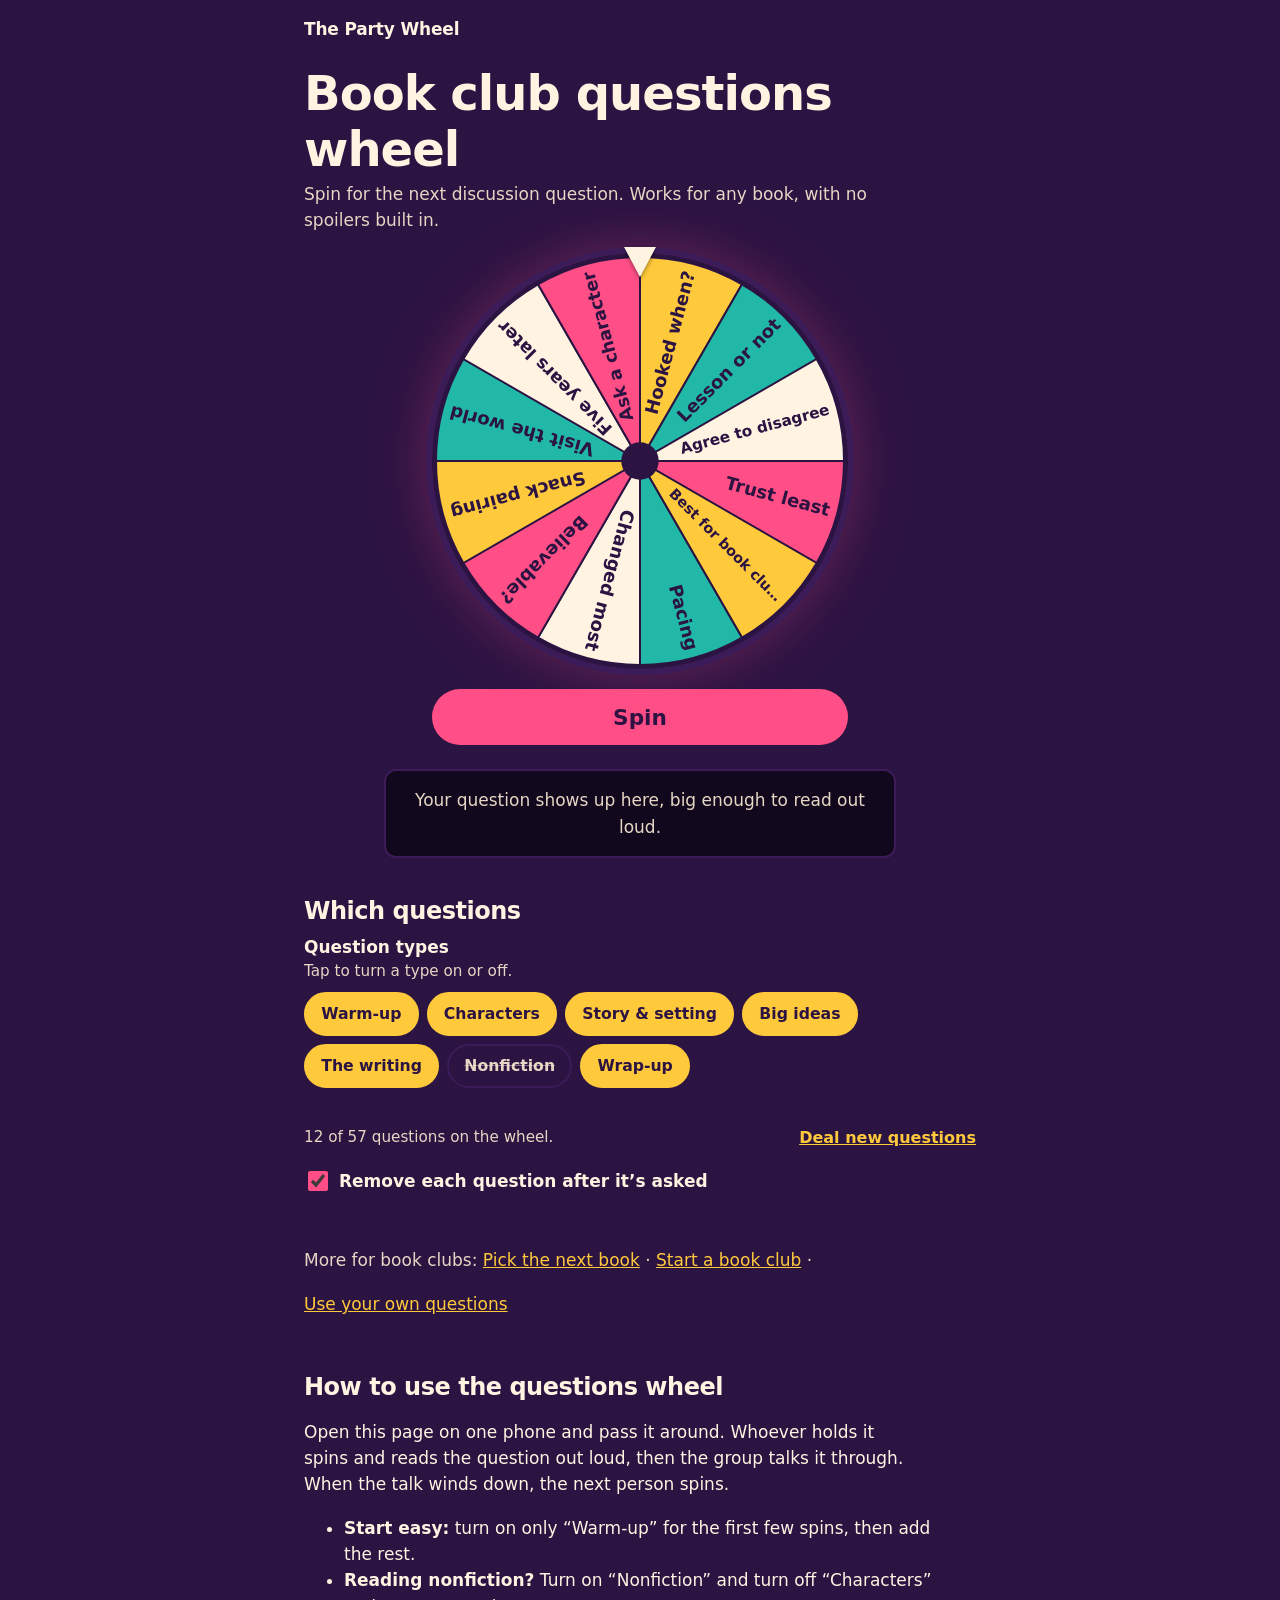
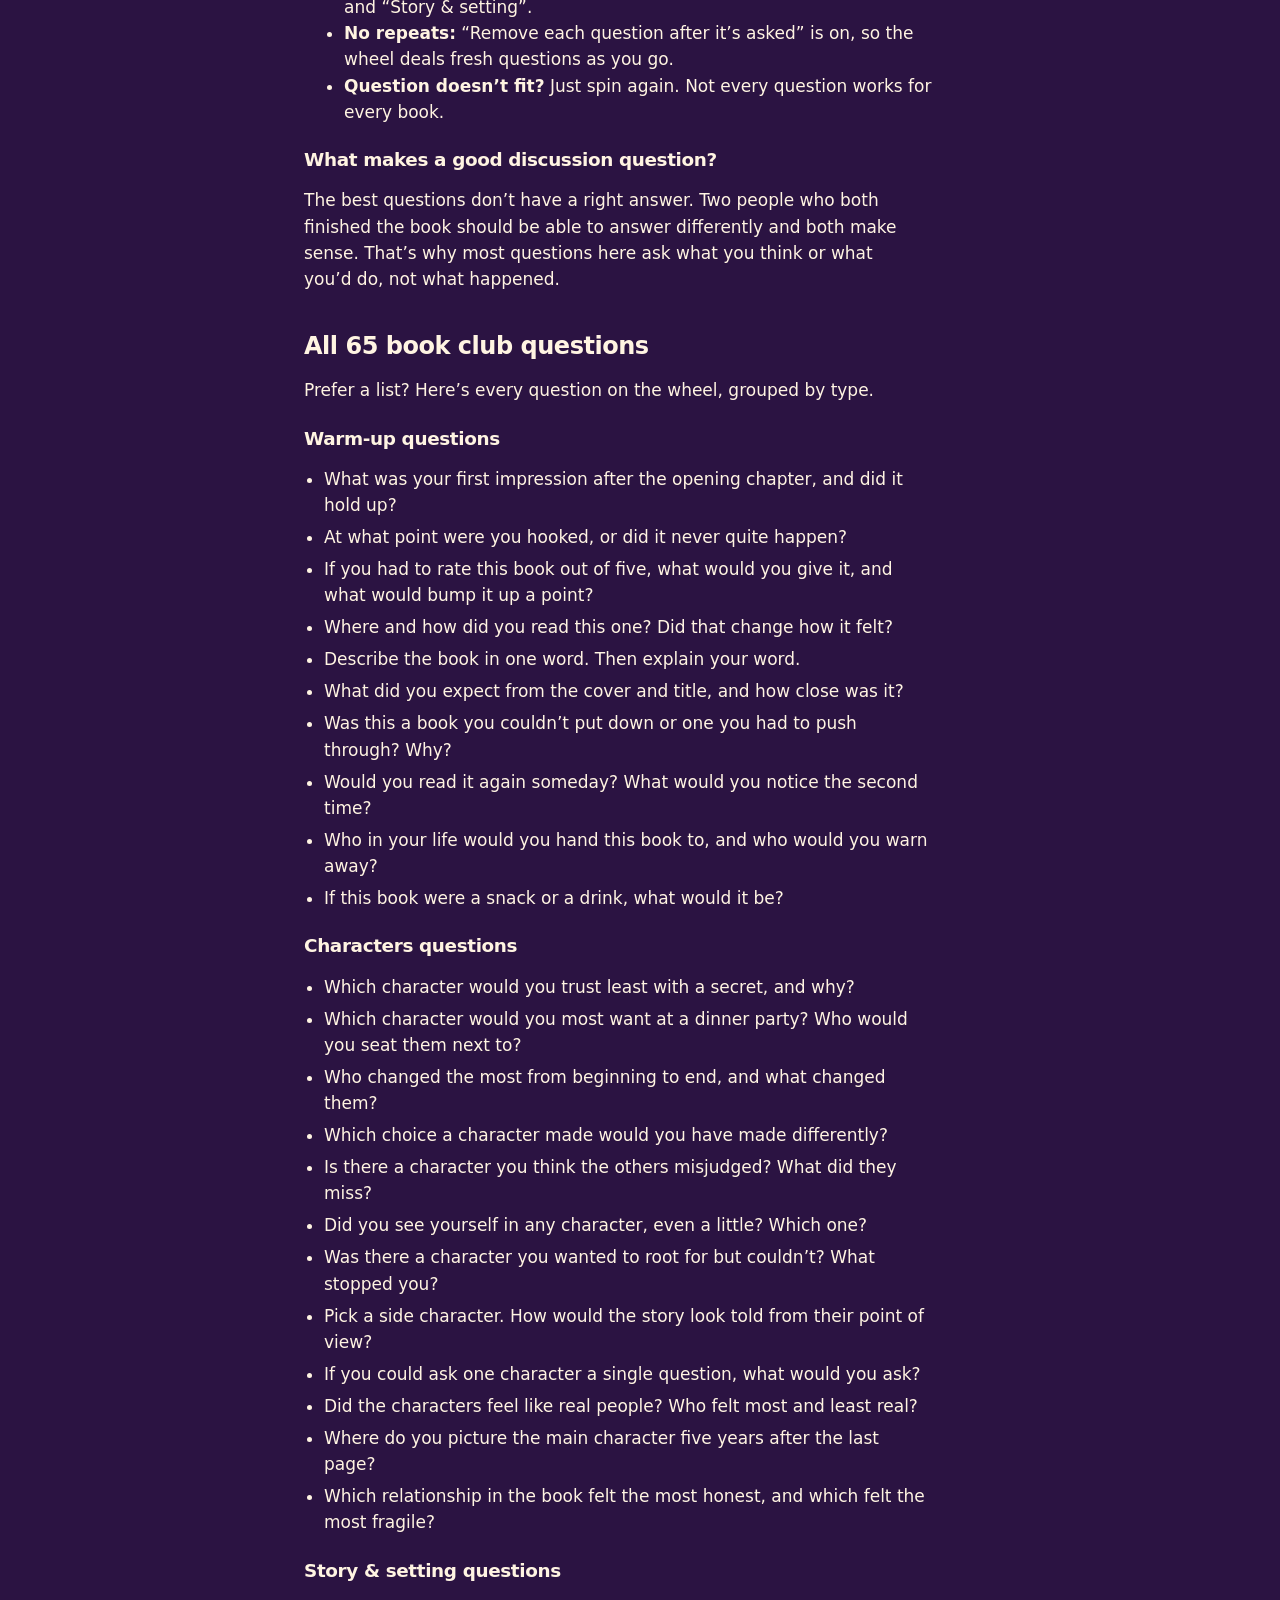
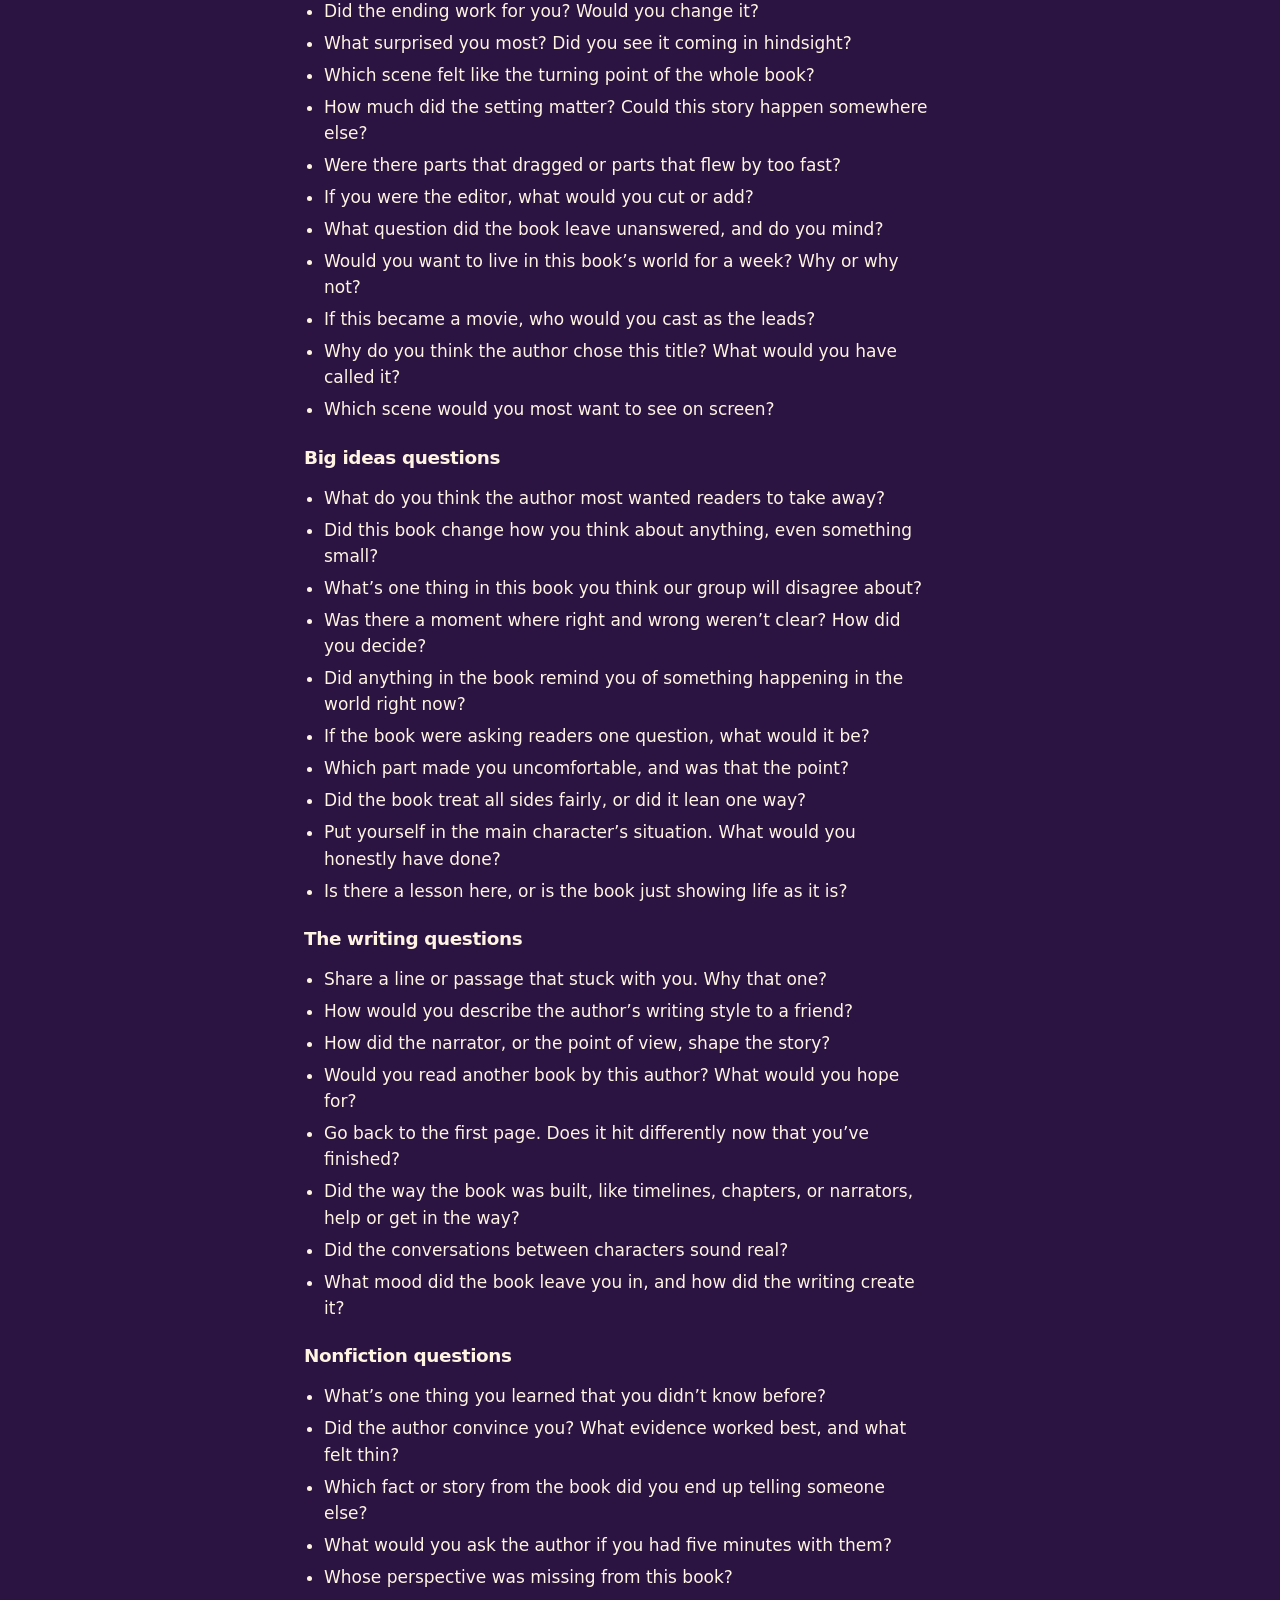
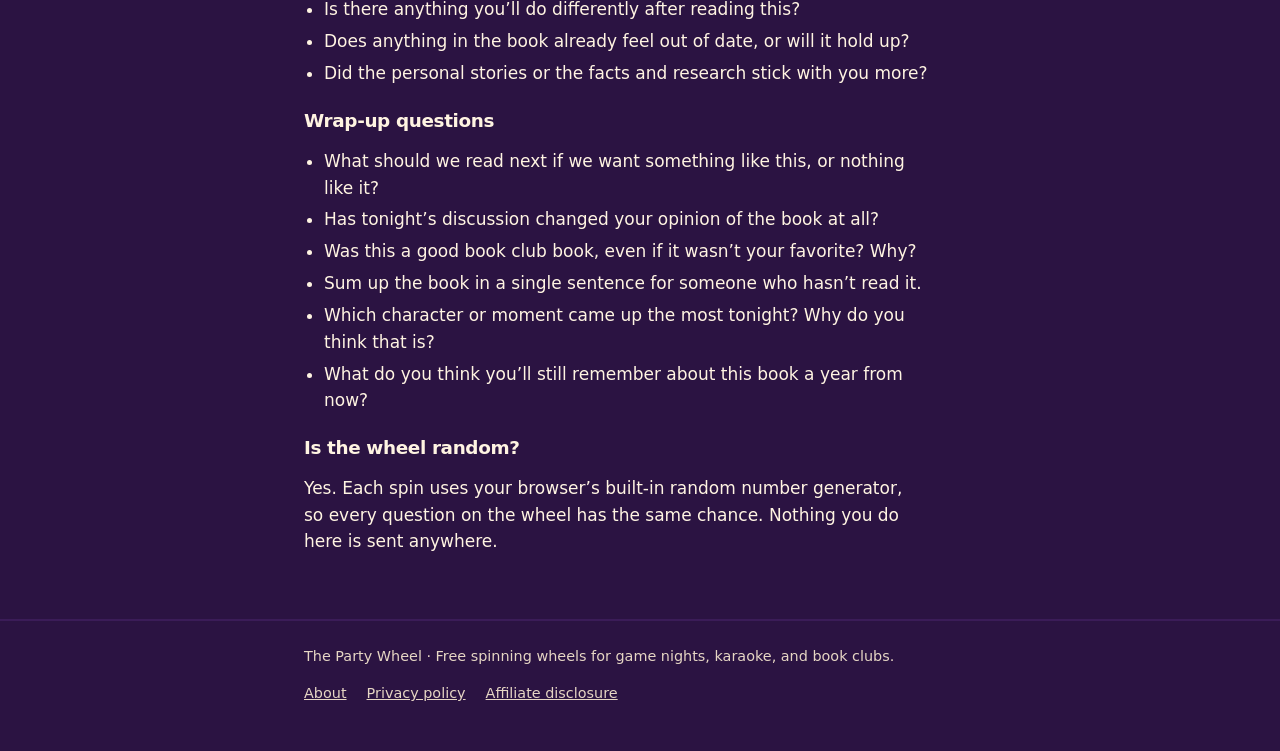
<file: book-club-questions/index.html>
<!doctype html>
<html lang="en">
<head>
<meta charset="utf-8">
<meta name="viewport" content="width=device-width, initial-scale=1">
<title>Book Club Questions for Any Book – Spin a Discussion Question</title>
<meta name="description" content="65 book club discussion questions that work for any book, fiction or nonfiction. Spin the wheel for the next question, skip what you've asked, or read the full list.">
<link rel="canonical" href="https://thepartywheel.com/book-club-questions/">
<meta property="og:type" content="website">
<meta property="og:site_name" content="The Party Wheel">
<meta property="og:title" content="Book Club Questions for Any Book – Spin a Discussion Question">
<meta property="og:description" content="65 book club discussion questions that work for any book, fiction or nonfiction. Spin the wheel for the next question, skip what you've asked, or read the full list.">
<meta property="og:url" content="https://thepartywheel.com/book-club-questions/">
<meta property="og:image" content="https://thepartywheel.com/assets/og-image.png">
<meta property="og:image:width" content="1200">
<meta property="og:image:height" content="630">
<meta property="og:image:alt" content="A colorful spinning wheel next to the words The Party Wheel: karaoke songs, book club picks, party games">
<meta name="twitter:card" content="summary_large_image">
<link rel="icon" href="/favicon.ico" sizes="48x48">
<link rel="icon" href="/assets/icon.svg" type="image/svg+xml">
<link rel="apple-touch-icon" href="/apple-touch-icon.png">
<meta name="theme-color" content="#2B1342">
<meta name="color-scheme" content="dark">
<link rel="stylesheet" href="../assets/style.css?v=20261113a">
</head>
<body>
<header class="site-header">
  <div class="wrap"><a href="../">The Party Wheel</a></div>
</header>

<main class="wrap">
  <h1>Book club questions wheel</h1>
  <p class="lede">Spin for the next discussion question. Works for any book, with no spoilers built in.</p>

  <div class="stage">
    <div class="pointer" aria-hidden="true"></div>
    <canvas id="wheel" role="img" aria-label="Spinning wheel of book club questions"></canvas>
  </div>
  <button class="spin-btn" id="spin" type="button">Spin</button>

  <div class="result" id="result" aria-live="polite">
    <p class="result-hint">Your question shows up here, big enough to read out loud.</p>
  </div>

  <section class="controls" aria-labelledby="settings-heading">
    <h2 id="settings-heading">Which questions</h2>
    <fieldset class="chip-group">
      <legend class="field-legend">Question types <span class="legend-note">Tap to turn a type on or off.</span></legend>
      <ul class="chips" id="chips"></ul>
    </fieldset>
    <div class="row">
      <p class="status" id="status" aria-live="polite"></p>
      <button class="text-btn" id="deal" type="button">Deal new questions</button>
    </div>
    <p class="check"><input type="checkbox" id="remove" checked><label for="remove">Remove each question after it’s asked</label></p>
    <div class="row"><button class="text-btn" id="reset" type="button" hidden>Bring back asked questions</button></div>
  </section>

  <p class="related">More for book clubs: <a href="../book-club-picker/">Pick the next book</a> · <a href="../start-a-book-club/">Start a book club</a> · <a href="../make-your-own-wheel/">Use your own questions</a></p>

  <article class="guide">
    <h2>How to use the questions wheel</h2>
    <p>Open this page on one phone and pass it around. Whoever holds it spins and reads the question out loud, then the group talks it through. When the talk winds down, the next person spins.</p>
    <ul>
      <li><strong>Start easy:</strong> turn on only “Warm-up” for the first few spins, then add the rest.</li>
      <li><strong>Reading nonfiction?</strong> Turn on “Nonfiction” and turn off “Characters” and “Story &amp; setting”.</li>
      <li><strong>No repeats:</strong> “Remove each question after it’s asked” is on, so the wheel deals fresh questions as you go.</li>
      <li><strong>Question doesn’t fit?</strong> Just spin again. Not every question works for every book.</li>
    </ul>

    <h3>What makes a good discussion question?</h3>
    <p>The best questions don’t have a right answer. Two people who both finished the book should be able to answer differently and both make sense. That’s why most questions here ask what you think or what you’d do, not what happened.</p>

    <h2>All 65 book club questions</h2>
    <p>Prefer a list? Here’s every question on the wheel, grouped by type.</p>
    <h3 id="q-warmup">Warm-up questions</h3>
    <ul class="q-list" data-group="warmup" data-label="Warm-up">
      <li data-short="First impression">What was your first impression after the opening chapter, and did it hold up?</li>
      <li data-short="Hooked when?">At what point were you hooked, or did it never quite happen?</li>
      <li data-short="Your rating">If you had to rate this book out of five, what would you give it, and what would bump it up a point?</li>
      <li data-short="Where you read">Where and how did you read this one? Did that change how it felt?</li>
      <li data-short="One word">Describe the book in one word. Then explain your word.</li>
      <li data-short="Expectations">What did you expect from the cover and title, and how close was it?</li>
      <li data-short="Page-turner?">Was this a book you couldn’t put down or one you had to push through? Why?</li>
      <li data-short="Read again?">Would you read it again someday? What would you notice the second time?</li>
      <li data-short="Who to gift">Who in your life would you hand this book to, and who would you warn away?</li>
      <li data-short="Snack pairing">If this book were a snack or a drink, what would it be?</li>
    </ul>
    <h3 id="q-characters">Characters questions</h3>
    <ul class="q-list" data-group="characters" data-label="Characters">
      <li data-short="Trust least">Which character would you trust least with a secret, and why?</li>
      <li data-short="Dinner guest">Which character would you most want at a dinner party? Who would you seat them next to?</li>
      <li data-short="Changed most">Who changed the most from beginning to end, and what changed them?</li>
      <li data-short="Hard choice">Which choice a character made would you have made differently?</li>
      <li data-short="Misunderstood">Is there a character you think the others misjudged? What did they miss?</li>
      <li data-short="See yourself">Did you see yourself in any character, even a little? Which one?</li>
      <li data-short="Root against">Was there a character you wanted to root for but couldn’t? What stopped you?</li>
      <li data-short="Their side">Pick a side character. How would the story look told from their point of view?</li>
      <li data-short="Ask a character">If you could ask one character a single question, what would you ask?</li>
      <li data-short="Believable?">Did the characters feel like real people? Who felt most and least real?</li>
      <li data-short="Five years later">Where do you picture the main character five years after the last page?</li>
      <li data-short="Best relationship">Which relationship in the book felt the most honest, and which felt the most fragile?</li>
    </ul>
    <h3 id="q-story">Story &amp; setting questions</h3>
    <ul class="q-list" data-group="story" data-label="Story &amp; setting">
      <li data-short="The ending">Did the ending work for you? Would you change it?</li>
      <li data-short="Biggest surprise">What surprised you most? Did you see it coming in hindsight?</li>
      <li data-short="Turning point">Which scene felt like the turning point of the whole book?</li>
      <li data-short="The setting">How much did the setting matter? Could this story happen somewhere else?</li>
      <li data-short="Pacing">Were there parts that dragged or parts that flew by too fast?</li>
      <li data-short="Cut a chapter">If you were the editor, what would you cut or add?</li>
      <li data-short="Unanswered">What question did the book leave unanswered, and do you mind?</li>
      <li data-short="Visit the world">Would you want to live in this book’s world for a week? Why or why not?</li>
      <li data-short="Movie cast">If this became a movie, who would you cast as the leads?</li>
      <li data-short="The title">Why do you think the author chose this title? What would you have called it?</li>
      <li data-short="Scene to rewatch">Which scene would you most want to see on screen?</li>
    </ul>
    <h3 id="q-ideas">Big ideas questions</h3>
    <ul class="q-list" data-group="ideas" data-label="Big ideas">
      <li data-short="The point">What do you think the author most wanted readers to take away?</li>
      <li data-short="Changed your mind">Did this book change how you think about anything, even something small?</li>
      <li data-short="Agree to disagree">What’s one thing in this book you think our group will disagree about?</li>
      <li data-short="Right or wrong?">Was there a moment where right and wrong weren’t clear? How did you decide?</li>
      <li data-short="Real life">Did anything in the book remind you of something happening in the world right now?</li>
      <li data-short="Book’s question">If the book were asking readers one question, what would it be?</li>
      <li data-short="Uncomfortable">Which part made you uncomfortable, and was that the point?</li>
      <li data-short="Fair to everyone?">Did the book treat all sides fairly, or did it lean one way?</li>
      <li data-short="Would you?">Put yourself in the main character’s situation. What would you honestly have done?</li>
      <li data-short="Lesson or not">Is there a lesson here, or is the book just showing life as it is?</li>
    </ul>
    <h3 id="q-writing">The writing questions</h3>
    <ul class="q-list" data-group="writing" data-label="The writing">
      <li data-short="Favorite line">Share a line or passage that stuck with you. Why that one?</li>
      <li data-short="Writing style">How would you describe the author’s writing style to a friend?</li>
      <li data-short="Who tells it">How did the narrator, or the point of view, shape the story?</li>
      <li data-short="Read more?">Would you read another book by this author? What would you hope for?</li>
      <li data-short="The opening">Go back to the first page. Does it hit differently now that you’ve finished?</li>
      <li data-short="Structure">Did the way the book was built, like timelines, chapters, or narrators, help or get in the way?</li>
      <li data-short="Dialogue">Did the conversations between characters sound real?</li>
      <li data-short="Mood">What mood did the book leave you in, and how did the writing create it?</li>
    </ul>
    <h3 id="q-nonfiction">Nonfiction questions</h3>
    <ul class="q-list" data-group="nonfiction" data-label="Nonfiction">
      <li data-short="New to you">What’s one thing you learned that you didn’t know before?</li>
      <li data-short="Convinced?">Did the author convince you? What evidence worked best, and what felt thin?</li>
      <li data-short="Told a friend">Which fact or story from the book did you end up telling someone else?</li>
      <li data-short="Questions left">What would you ask the author if you had five minutes with them?</li>
      <li data-short="Missing voice">Whose perspective was missing from this book?</li>
      <li data-short="Do differently">Is there anything you’ll do differently after reading this?</li>
      <li data-short="Still true?">Does anything in the book already feel out of date, or will it hold up?</li>
      <li data-short="Story vs facts">Did the personal stories or the facts and research stick with you more?</li>
    </ul>
    <h3 id="q-wrapup">Wrap-up questions</h3>
    <ul class="q-list" data-group="wrapup" data-label="Wrap-up">
      <li data-short="Next book">What should we read next if we want something like this, or nothing like it?</li>
      <li data-short="Changed view">Has tonight’s discussion changed your opinion of the book at all?</li>
      <li data-short="Best for book club?">Was this a good book club book, even if it wasn’t your favorite? Why?</li>
      <li data-short="Sum it up">Sum up the book in a single sentence for someone who hasn’t read it.</li>
      <li data-short="Star of the night">Which character or moment came up the most tonight? Why do you think that is?</li>
      <li data-short="Stays with you">What do you think you’ll still remember about this book a year from now?</li>
    </ul>

    <h3>Is the wheel random?</h3>
    <p>Yes. Each spin uses your browser’s built-in random number generator, so every question on the wheel has the same chance. Nothing you do here is sent anywhere.</p>
  </article>
</main>

<footer class="site-footer">
  <div class="wrap">The Party Wheel · Free spinning wheels for game nights, karaoke, and book clubs.
    <nav class="footer-links" aria-label="Site information"><a href="../about/">About</a><a href="../privacy/">Privacy policy</a><a href="../affiliate-disclosure/">Affiliate disclosure</a></nav>
  </div>
</footer>

<script src="../assets/wheel.js?v=20261121a"></script>
<script>
(function () {
  const STORE_KEY = 'pp-questions-v1';
  const PER_WHEEL = 12;
  const DEFAULT_OFF = ['nonfiction'];
  const $ = (id) => document.getElementById(id);
  const spinBtn = $('spin'), result = $('result'), status = $('status');

  // The full list in the guide is the single source of questions.
  const groups = Array.from(document.querySelectorAll('.q-list')).map((ul) => ({
    key: ul.dataset.group,
    label: ul.dataset.label,
    items: Array.from(ul.querySelectorAll('li')).map((li, i) => ({ id: ul.dataset.group + i, s: li.dataset.short, q: li.textContent.trim(), g: ul.dataset.label })),
  }));

  const load = () => { try { return JSON.parse(localStorage.getItem(STORE_KEY)) || {}; } catch (e) { return {}; } };
  const saved = load();
  const on = new Set(Array.isArray(saved.on) ? saved.on.filter((k) => groups.some((g) => g.key === k)) : groups.map((g) => g.key).filter((k) => !DEFAULT_OFF.includes(k)));
  const asked = new Set(); // this visit only
  const save = () => { try { localStorage.setItem(STORE_KEY, JSON.stringify({ on: Array.from(on) })); } catch (e) {} };

  function shuffle(a) {
    const r = new Uint32Array(a.length); crypto.getRandomValues(r);
    for (let i = a.length - 1; i > 0; i--) { const j = r[i] % (i + 1); [a[i], a[j]] = [a[j], a[i]]; }
    return a;
  }
  const pool = () => groups.filter((g) => on.has(g.key)).flatMap((g) => g.items).filter((it) => !asked.has(it.id));

  const wheel = new Wheel($('wheel'), {
    labelFn: (it) => it.s,
    onResult(it, index) {
      result.innerHTML = '';
      const label = document.createElement('p'); label.className = 'result-label'; label.textContent = it.g + ' question';
      const main = document.createElement('p'); main.className = 'question-text'; main.textContent = it.q;
      result.append(label, main);
      const still = window.matchMedia('(prefers-reduced-motion: reduce)').matches;
      result.scrollIntoView({ behavior: still ? 'auto' : 'smooth', block: 'nearest' });
      if ($('remove').checked) {
        asked.add(it.id);
        const left = wheel.items.slice(); left.splice(index, 1);
        // Top the wheel back up with a fresh question so it stays full.
        const fresh = shuffle(pool().filter((p) => !left.includes(p)));
        while (left.length < PER_WHEEL && fresh.length) left.push(fresh.pop());
        wheel.items = left; // keep the landed angle; redraw without the asked question
        wheel.draw();
      }
      spinBtn.textContent = 'Spin again';
      updateStatus();
    }
  });

  function deal() {
    wheel.setItems(shuffle(pool()).slice(0, PER_WHEEL));
    updateStatus();
  }

  function updateStatus() {
    const n = wheel.items.length;
    const total = pool().length;
    spinBtn.disabled = n < 2;
    $('reset').hidden = asked.size === 0;
    $('deal').hidden = total <= n;
    if (!on.size) status.textContent = 'Turn on at least one question type.';
    else if (n < 2) status.textContent = 'You’ve asked every question in these types. Turn on another type or bring back asked questions.';
    else status.textContent = `${n} of ${total} questions on the wheel` + (asked.size ? `, ${asked.size} asked so far.` : '.');
  }

  const chips = $('chips');
  groups.forEach((g) => {
    const li = document.createElement('li');
    const b = document.createElement('button');
    b.type = 'button'; b.className = 'chip'; b.textContent = g.label;
    b.setAttribute('aria-pressed', on.has(g.key) ? 'true' : 'false');
    b.addEventListener('click', () => {
      if (on.has(g.key)) on.delete(g.key); else on.add(g.key);
      b.setAttribute('aria-pressed', on.has(g.key) ? 'true' : 'false');
      save(); deal();
    });
    li.append(b); chips.append(li);
  });

  $('deal').addEventListener('click', deal);
  $('reset').addEventListener('click', () => { asked.clear(); deal(); });
  spinBtn.addEventListener('click', () => {
    if (wheel.spin()) { spinBtn.disabled = true; spinBtn.textContent = 'Spinning…'; result.innerHTML = '<p class="result-hint">Spinning…</p>'; }
  });

  deal();
})();
</script>
<script src="../assets/count.js?v=20261121a" defer></script>
</body>
</html>
</file>
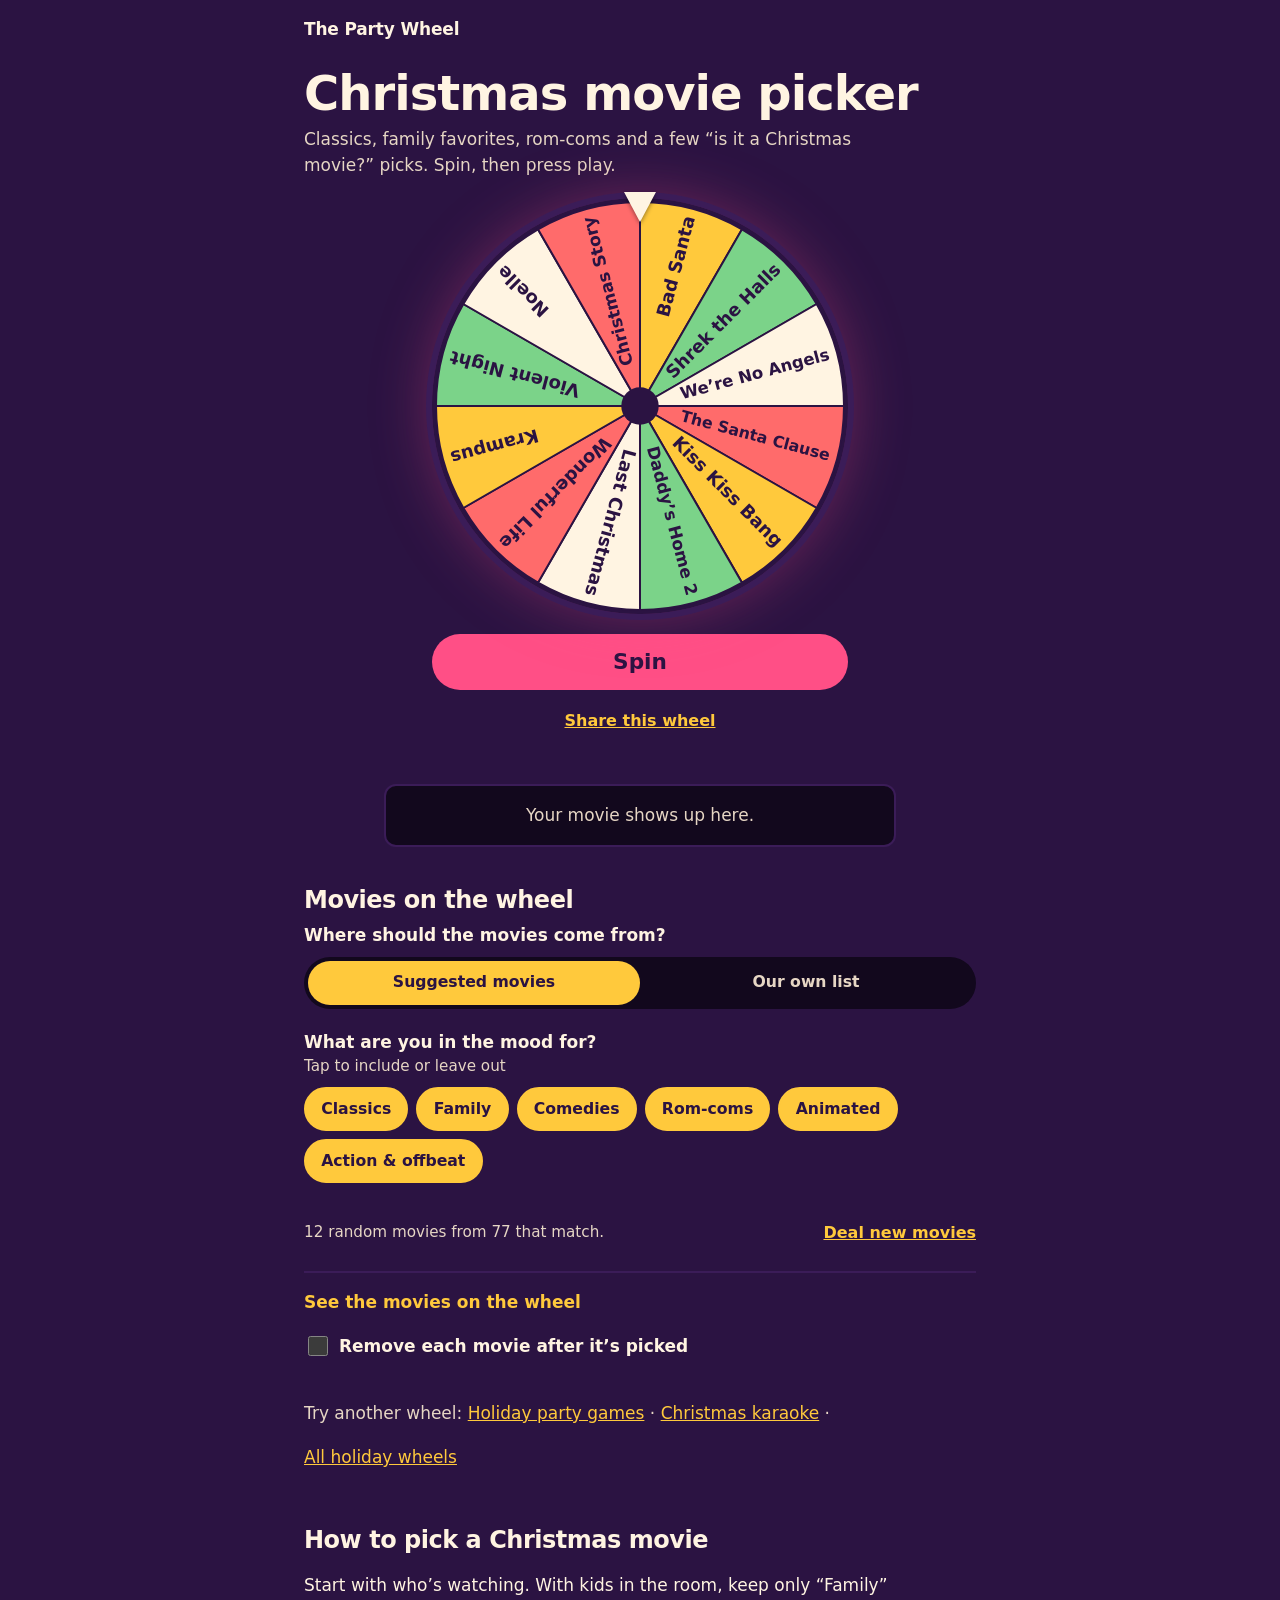
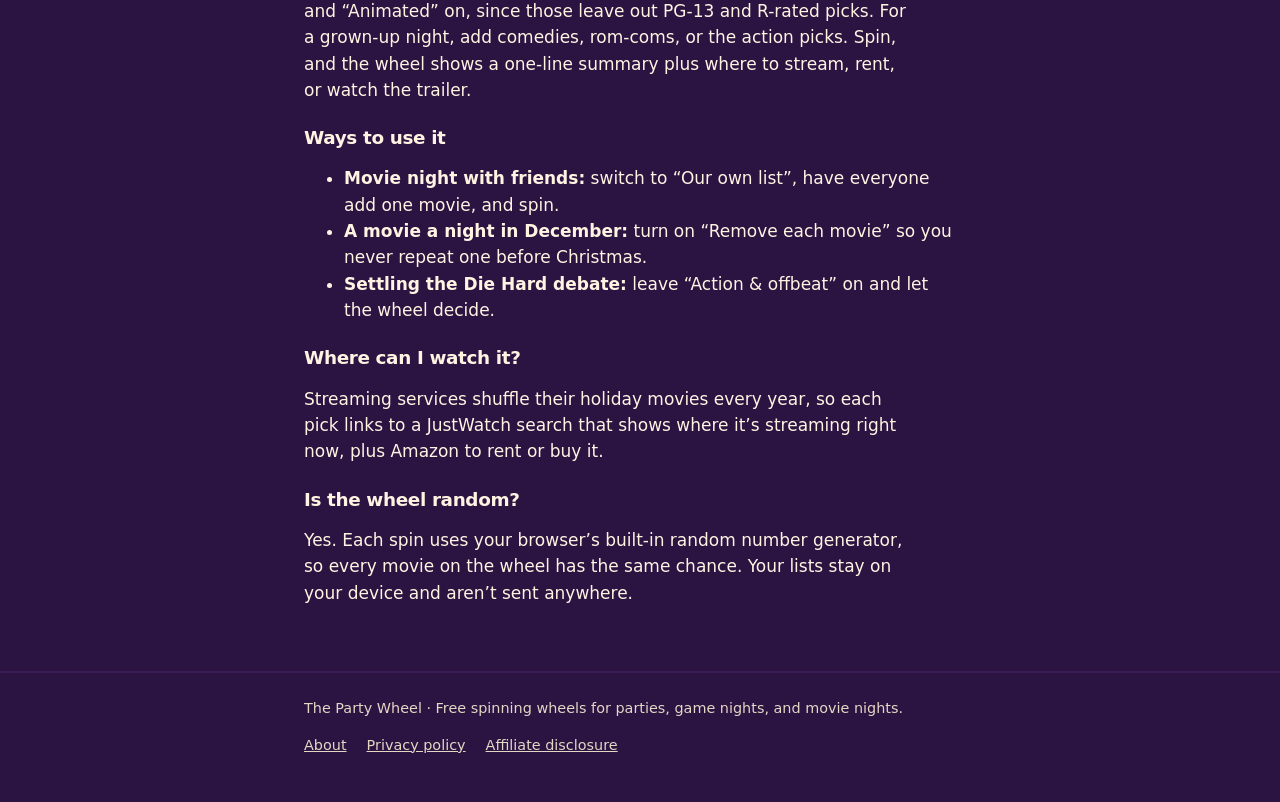
<file: christmas-movie-picker/index.html>
<!doctype html>
<html lang="en">
<head>
<meta charset="utf-8">
<meta name="viewport" content="width=device-width, initial-scale=1">
<title>Christmas Movie Picker Wheel – Classics, Family &amp; Rom-Coms</title>
<meta name="description" content="Can't agree on a Christmas movie? Spin from classics, family films, rom-coms and Die Hard. Each pick links to where to watch it. Free on any phone.">
<link rel="canonical" href="https://thepartywheel.com/christmas-movie-picker/">
<meta property="og:type" content="website">
<meta property="og:site_name" content="The Party Wheel">
<meta property="og:title" content="Christmas Movie Picker Wheel – Classics, Family &amp; Rom-Coms">
<meta property="og:description" content="Can't agree on a Christmas movie? Spin from classics, family films, rom-coms and Die Hard. Each pick links to where to watch it. Free on any phone.">
<meta property="og:url" content="https://thepartywheel.com/christmas-movie-picker/">
<meta property="og:image" content="https://thepartywheel.com/assets/og-image.png">
<meta property="og:image:width" content="1200">
<meta property="og:image:height" content="630">
<meta property="og:image:alt" content="A colorful spinning wheel next to the words The Party Wheel: karaoke songs, book club picks, party games">
<meta name="twitter:card" content="summary_large_image">
<link rel="icon" href="/favicon.ico" sizes="48x48">
<link rel="icon" href="/assets/icon.svg" type="image/svg+xml">
<link rel="apple-touch-icon" href="/apple-touch-icon.png">
<meta name="theme-color" content="#2B1342">
<meta name="color-scheme" content="dark">
<link rel="stylesheet" href="../assets/style.css?v=20261113a">
</head>
<body>
<header class="site-header">
  <div class="wrap"><a href="../">The Party Wheel</a></div>
</header>

<main class="wrap">
  <h1>Christmas movie picker</h1>
  <p class="lede">Classics, family favorites, rom-coms and a few “is it a Christmas movie?” picks. Spin, then press play.</p>

  <div class="stage">
    <div class="pointer" aria-hidden="true"></div>
    <canvas id="wheel" role="img" aria-label="Spinning wheel of Christmas movies"></canvas>
  </div>
  <button class="spin-btn" id="spin" type="button">Spin</button>
  <p class="share-row"><button class="text-btn" id="share" type="button">Share this wheel</button><span class="share-status" id="share-status" aria-live="polite"></span></p>

  <div class="result" id="result" aria-live="polite">
    <p class="result-hint">Your movie shows up here.</p>
  </div>

  <section class="controls" aria-labelledby="list-heading">
    <h2 id="list-heading">Movies on the wheel</h2>

    <p class="field-legend" aria-hidden="true">Where should the movies come from?</p>
    <fieldset class="segmented small">
      <legend class="sr-only">Where should the movies come from?</legend>
      <input type="radio" name="source" id="src-suggested" value="suggested" checked>
      <label for="src-suggested">Suggested movies</label>
      <input type="radio" name="source" id="src-own" value="own">
      <label for="src-own">Our own list</label>
    </fieldset>

    <div id="suggested-panel">
      <fieldset class="chip-group">
        <legend class="field-legend">What are you in the mood for? <span class="legend-note">Tap to include or leave out</span></legend>
        <ul class="chips" id="moods"></ul>
      </fieldset>
      <div class="row">
        <p class="status" id="status" aria-live="polite"></p>
        <button class="text-btn" id="deal" type="button">Deal new movies</button>
      </div>
      <details class="own-list">
        <summary>See the movies on the wheel</summary>
        <ul class="book-list" id="movie-list"></ul>
      </details>
    </div>

    <div id="own-panel" hidden>
      <label for="own-entries">Your movies</label>
      <p class="help" id="own-help">One movie per line. Good for a watchlist everyone added to.</p>
      <textarea id="own-entries" aria-describedby="own-help" spellcheck="false" placeholder="Elf&#10;The Holiday&#10;Die Hard"></textarea>
    </div>

    <p class="check"><input type="checkbox" id="remove"><label for="remove">Remove each movie after it’s picked</label></p>
    <p class="disclosure" id="disclosure" hidden></p>
  </section>

  <p class="related">Try another wheel: <a href="../party-game-picker/?occasion=holiday">Holiday party games</a> · <a href="../karaoke-song-picker/?style=holiday">Christmas karaoke</a> · <a href="../holiday-wheels/">All holiday wheels</a></p>

  <article class="guide">
    <h2>How to pick a Christmas movie</h2>
    <p>Start with who’s watching. With kids in the room, keep only “Family” and “Animated” on, since those leave out PG-13 and R-rated picks. For a grown-up night, add comedies, rom-coms, or the action picks. Spin, and the wheel shows a one-line summary plus where to stream, rent, or watch the trailer.</p>

    <h3>Ways to use it</h3>
    <ul>
      <li><strong>Movie night with friends:</strong> switch to “Our own list”, have everyone add one movie, and spin.</li>
      <li><strong>A movie a night in December:</strong> turn on “Remove each movie” so you never repeat one before Christmas.</li>
      <li><strong>Settling the Die Hard debate:</strong> leave “Action &amp; offbeat” on and let the wheel decide.</li>
    </ul>

    <h3>Where can I watch it?</h3>
    <p>Streaming services shuffle their holiday movies every year, so each pick links to a JustWatch search that shows where it’s streaming right now, plus Amazon to rent or buy it.</p>

    <h3>Is the wheel random?</h3>
    <p>Yes. Each spin uses your browser’s built-in random number generator, so every movie on the wheel has the same chance. Your lists stay on your device and aren’t sent anywhere.</p>
  </article>
</main>

<footer class="site-footer">
  <div class="wrap">The Party Wheel · Free spinning wheels for parties, game nights, and movie nights.
    <nav class="footer-links" aria-label="Site information"><a href="../about/">About</a><a href="../privacy/">Privacy policy</a><a href="../affiliate-disclosure/">Affiliate disclosure</a></nav>
  </div>
</footer>

<script src="../assets/wheel.js?v=20261121a"></script>
<script src="../assets/share.js?v=20261113a"></script>
<script src="../assets/links.js?v=20261113a"></script>
<script src="movies.js?v=20261102a"></script>
<script>
(function () {
  const WHEEL_SIZE = 12;
  const STORE_KEY = 'pp-movies-v1';
  const $ = (id) => document.getElementById(id);
  const spinBtn = $('spin'), result = $('result'), status = $('status'), ownTA = $('own-entries');
  // Hide films until their release date (6th field, 'YYYY-MM-DD', visitor's local date).
  const TODAY = (() => { const d = new Date(); return `${d.getFullYear()}-${String(d.getMonth() + 1).padStart(2, '0')}-${String(d.getDate()).padStart(2, '0')}`; })();
  const MOVIES = (window.XMAS_MOVIES || []).filter((m) => !m[5] || m[5] <= TODAY);
  const L = window.PartyLinks;
  const MOODS = [['classic', 'Classics'], ['family', 'Family'], ['comedy', 'Comedies'], ['romance', 'Rom-coms'], ['animated', 'Animated'], ['offbeat', 'Action & offbeat']];
  const moodLabel = Object.fromEntries(MOODS);
  const byName = Object.fromEntries(MOVIES.map((m) => [m[0].toLowerCase(), m]));
  const has = (o, k) => typeof k === 'string' && Object.prototype.hasOwnProperty.call(o, k);

  const state = { source: 'suggested', moods: MOODS.map(([id]) => id), dealt: [], own: '' };
  const store = {
    get() { try { return JSON.parse(localStorage.getItem(STORE_KEY)) || {}; } catch (e) { return {}; } },
    set(v) { try { localStorage.setItem(STORE_KEY, JSON.stringify(v)); } catch (e) {} }
  };
  const save = () => store.set({ source: state.source, moods: state.moods, own: state.own });
  const lines = (t) => t.split('\n').map((s) => s.trim()).filter(Boolean);

  function currentNames() { return state.source === 'own' ? lines(ownTA.value) : state.dealt.map((m) => m[0]); }

  const wheel = new Wheel($('wheel'), {
    colors: ['#FF6B6B', '#FFC93C', '#7BD389', '#FFF4E2'],
    labelFn: (name) => { const m = byName[name.toLowerCase()]; return (m && m[4]) || name; },
    onResult(name, index) {
      const m = byName[name.toLowerCase()];
      result.innerHTML = '';
      const label = document.createElement('p'); label.className = 'result-label'; label.textContent = 'Tonight’s movie';
      const main = document.createElement('p'); main.className = 'lyric'; main.textContent = name;
      result.append(label, main);
      if (m) {
        const meta = document.createElement('p'); meta.className = 'artist';
        meta.textContent = `${m[1]} · ${moodLabel[m[2]]}`;
        const how = document.createElement('p'); how.className = 'how-to'; how.textContent = m[3];
        result.append(meta, how);
      }
      result.append(L.movieLinks(name, m ? m[1] : ''));
      if (L.isAffiliate('shop')) { const d = document.createElement('p'); d.className = 'disclosure'; d.textContent = L.disclosure('shop'); result.append(d); }
      result.append(window.PartyShare.resultButton(wheel, 'movies', 'Christmas movies'));
      requestAnimationFrame(() => main.classList.add('sing'));
      const still = window.matchMedia('(prefers-reduced-motion: reduce)').matches;
      result.scrollIntoView({ behavior: still ? 'auto' : 'smooth', block: 'nearest' });

      if ($('remove').checked) {
        if (state.source === 'own') { const l = lines(ownTA.value); l.splice(index, 1); ownTA.value = l.join('\n'); state.own = ownTA.value; save(); }
        else { state.dealt.splice(index, 1); renderList(); status.textContent = `${state.dealt.length} movies left on the wheel.`; }
        refresh();
      }
      spinBtn.disabled = currentNames().length < 2;
      spinBtn.textContent = 'Spin again';
    }
  });

  function refresh() { const n = currentNames(); wheel.setItems(n); spinBtn.disabled = n.length < 2; }

  function renderList() {
    const ul = $('movie-list'); ul.innerHTML = '';
    state.dealt.forEach((m, i) => {
      const li = document.createElement('li');
      const row = document.createElement('div'); row.className = 'book-row';
      const name = document.createElement('span'); name.textContent = `${m[0]} (${m[1]})`;
      const btn = document.createElement('button');
      btn.type = 'button'; btn.className = 'text-btn options-btn'; btn.textContent = 'Options';
      btn.setAttribute('aria-expanded', 'false'); btn.setAttribute('aria-label', `Options for ${m[0]}`);
      const panel = L.movieLinks(m[0], m[1]);
      panel.id = `movie-opts-${i}`; panel.hidden = true; btn.setAttribute('aria-controls', panel.id);
      btn.addEventListener('click', () => { const open = btn.getAttribute('aria-expanded') === 'true'; btn.setAttribute('aria-expanded', String(!open)); panel.hidden = open; });
      row.append(name, btn); li.append(row, panel); ul.append(li);
    });
  }

  function randomInt(n) { const r = new Uint32Array(1); crypto.getRandomValues(r); return r[0] % n; }
  function sample(arr, n) { const a = arr.slice(); for (let i = a.length - 1; i > 0; i--) { const j = randomInt(i + 1); [a[i], a[j]] = [a[j], a[i]]; } return a.slice(0, n); }

  function deal() {
    const on = new Set(state.moods);
    const pool = MOVIES.filter((m) => on.has(m[2]));
    state.dealt = sample(pool, WHEEL_SIZE);
    renderList();
    if (!on.size) status.textContent = 'Turn on at least one kind of movie.';
    else if (pool.length <= WHEEL_SIZE) status.textContent = `All ${pool.length} matching movies are on the wheel.`;
    else status.textContent = `12 random movies from ${pool.length} that match.`;
    $('deal').hidden = pool.length <= WHEEL_SIZE;
    refresh(); save();
  }

  MOODS.forEach(([id, name]) => {
    const li = document.createElement('li'); const b = document.createElement('button');
    b.type = 'button'; b.className = 'chip'; b.dataset.mood = id; b.textContent = name;
    b.addEventListener('click', () => {
      const i = state.moods.indexOf(id); if (i >= 0) state.moods.splice(i, 1); else state.moods.push(id);
      syncChips(); deal();
    });
    li.append(b); $('moods').append(li);
  });
  function syncChips() { $('moods').querySelectorAll('button').forEach((b) => b.setAttribute('aria-pressed', String(state.moods.includes(b.dataset.mood)))); }

  function render() {
    $('suggested-panel').hidden = state.source !== 'suggested';
    $('own-panel').hidden = state.source !== 'own';
    result.innerHTML = '<p class="result-hint">Your movie shows up here.</p>';
    spinBtn.textContent = 'Spin';
    const showDisc = L.isAffiliate('shop');
    $('disclosure').hidden = !showDisc; $('disclosure').textContent = showDisc ? L.disclosure('shop') : '';
    refresh();
  }

  document.querySelectorAll('input[name="source"]').forEach((r) => r.addEventListener('change', () => { state.source = r.value; save(); render(); }));
  $('deal').addEventListener('click', deal);
  ownTA.addEventListener('input', () => { state.own = ownTA.value; save(); refresh(); });

  $('share').addEventListener('click', () => window.PartyShare.share(currentNames(), 'movies', 'Christmas movies', $('share-status')));
  spinBtn.addEventListener('click', () => {
    if (wheel.spin()) { spinBtn.disabled = true; spinBtn.textContent = 'Spinning…'; result.innerHTML = '<p class="result-hint">Spinning…</p>'; }
  });

  const saved = store.get();
  if (saved.source === 'own') state.source = 'own';
  if (Array.isArray(saved.moods)) state.moods = saved.moods.filter((t) => has(moodLabel, t));
  state.own = saved.own || '';
  // Preset links: ?moods=family,animated. Only known values are accepted.
  const qp = new URLSearchParams(location.search);
  if (qp.get('moods')) {
    const t = qp.get('moods').split(',').filter((x) => has(moodLabel, x));
    if (t.length) { state.moods = t; state.source = 'suggested'; }
  }
  ownTA.value = state.own;
  const shared = window.PartyShare.read();
  if (shared) {
    state.source = 'own'; state.own = shared.items.join('\n'); ownTA.value = state.own;
    document.querySelector('.stage').insertAdjacentHTML('beforebegin', '<p class="shared-note">' + window.PartyShare.note(shared) + '</p>');
  }
  $('src-' + state.source).checked = true;
  syncChips(); deal(); render();
  // Shared result link: land on the same pick the sender got.
  if (shared && shared.result !== null && wheel.items.length === shared.items.length) wheel.land(shared.result);
})();
</script>
<script src="../assets/count.js?v=20261121a" defer></script>
</body>
</html>
</file>
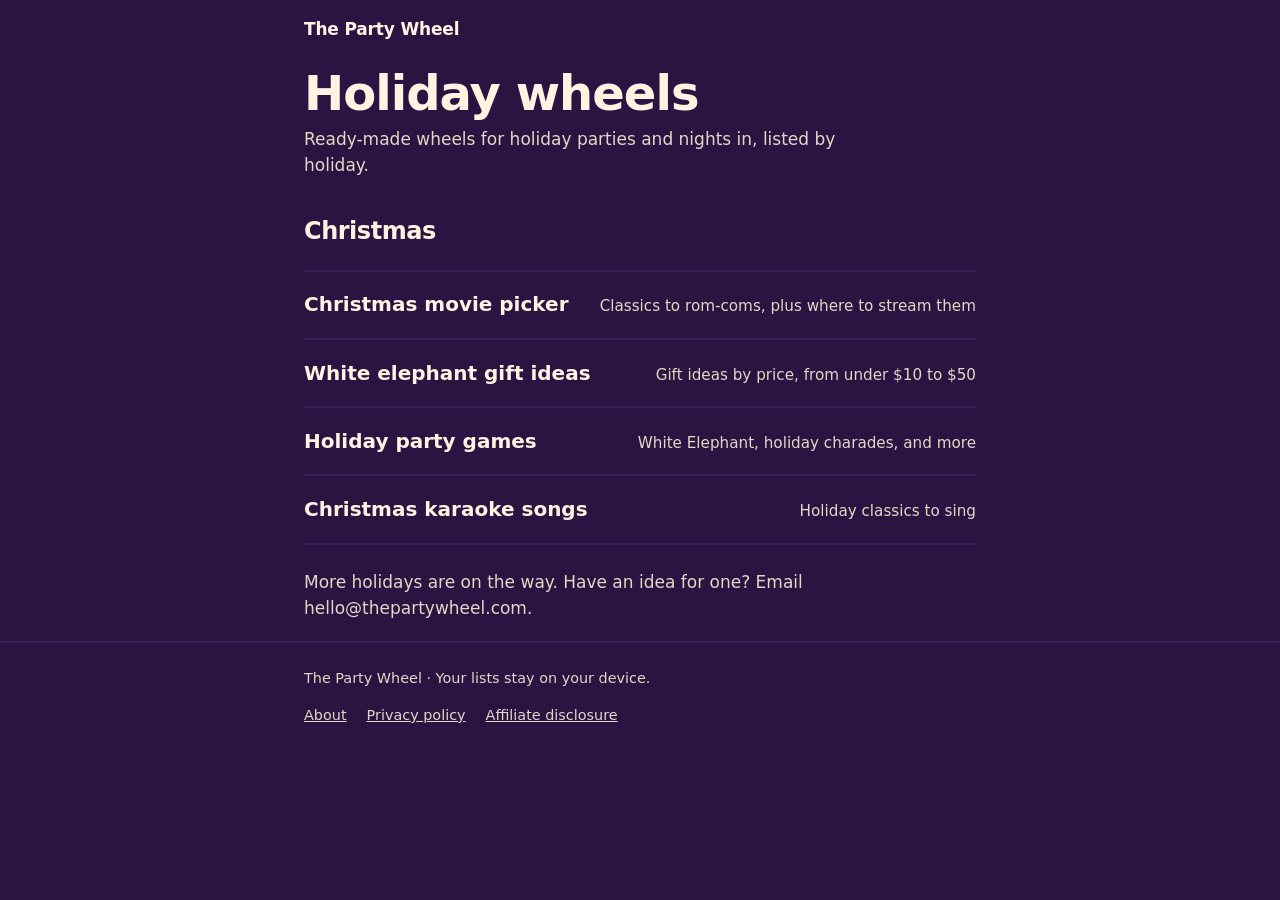
<file: holiday-wheels/index.html>
<!doctype html>
<html lang="en">
<head>
<meta charset="utf-8">
<meta name="viewport" content="width=device-width, initial-scale=1">
<title>Holiday Spin Wheels – Christmas Movies, Gifts, Games &amp; Songs</title>
<meta name="description" content="Free holiday spin wheels: Christmas movie picker, white elephant gift ideas, holiday party games, and Christmas karaoke songs. Works on any phone.">
<link rel="canonical" href="https://thepartywheel.com/holiday-wheels/">
<meta property="og:type" content="website">
<meta property="og:site_name" content="The Party Wheel">
<meta property="og:title" content="Holiday Spin Wheels – Christmas Movies, Gifts, Games &amp; Songs">
<meta property="og:description" content="Free holiday spin wheels: Christmas movie picker, white elephant gift ideas, holiday party games, and Christmas karaoke songs. Works on any phone.">
<meta property="og:url" content="https://thepartywheel.com/holiday-wheels/">
<meta property="og:image" content="https://thepartywheel.com/assets/og-image.png">
<meta property="og:image:width" content="1200">
<meta property="og:image:height" content="630">
<meta property="og:image:alt" content="A colorful spinning wheel next to the words The Party Wheel: karaoke songs, book club picks, party games">
<meta name="twitter:card" content="summary_large_image">
<link rel="icon" href="/favicon.ico" sizes="48x48">
<link rel="icon" href="/assets/icon.svg" type="image/svg+xml">
<link rel="apple-touch-icon" href="/apple-touch-icon.png">
<meta name="theme-color" content="#2B1342">
<meta name="color-scheme" content="dark">
<link rel="stylesheet" href="../assets/style.css?v=20261113a">
</head>
<body>
<header class="site-header">
  <div class="wrap"><a href="../">The Party Wheel</a></div>
</header>

<main class="wrap">
  <h1>Holiday wheels</h1>
  <p class="lede">Ready-made wheels for holiday parties and nights in, listed by holiday.</p>

  <h2>Christmas</h2>
  <ul class="picker-list">
    <li><a href="../christmas-movie-picker/"><strong>Christmas movie picker</strong><small>Classics to rom-coms, plus where to stream them</small></a></li>
    <li><a href="../white-elephant-gift-ideas/"><strong>White elephant gift ideas</strong><small>Gift ideas by price, from under $10 to $50</small></a></li>
    <li><a href="../party-game-picker/?occasion=holiday"><strong>Holiday party games</strong><small>White Elephant, holiday charades, and more</small></a></li>
    <li><a href="../karaoke-song-picker/?style=holiday"><strong>Christmas karaoke songs</strong><small>Holiday classics to sing</small></a></li>
  </ul>

  <p class="lede">More holidays are on the way. Have an idea for one? Email hello@thepartywheel.com.</p>
</main>

<footer class="site-footer">
  <div class="wrap">The Party Wheel · Your lists stay on your device.
    <nav class="footer-links" aria-label="Site information"><a href="../about/">About</a><a href="../privacy/">Privacy policy</a><a href="../affiliate-disclosure/">Affiliate disclosure</a></nav>
  </div>
</footer>
<script src="../assets/count.js?v=20261121a" defer></script>
</body>
</html>
</file>
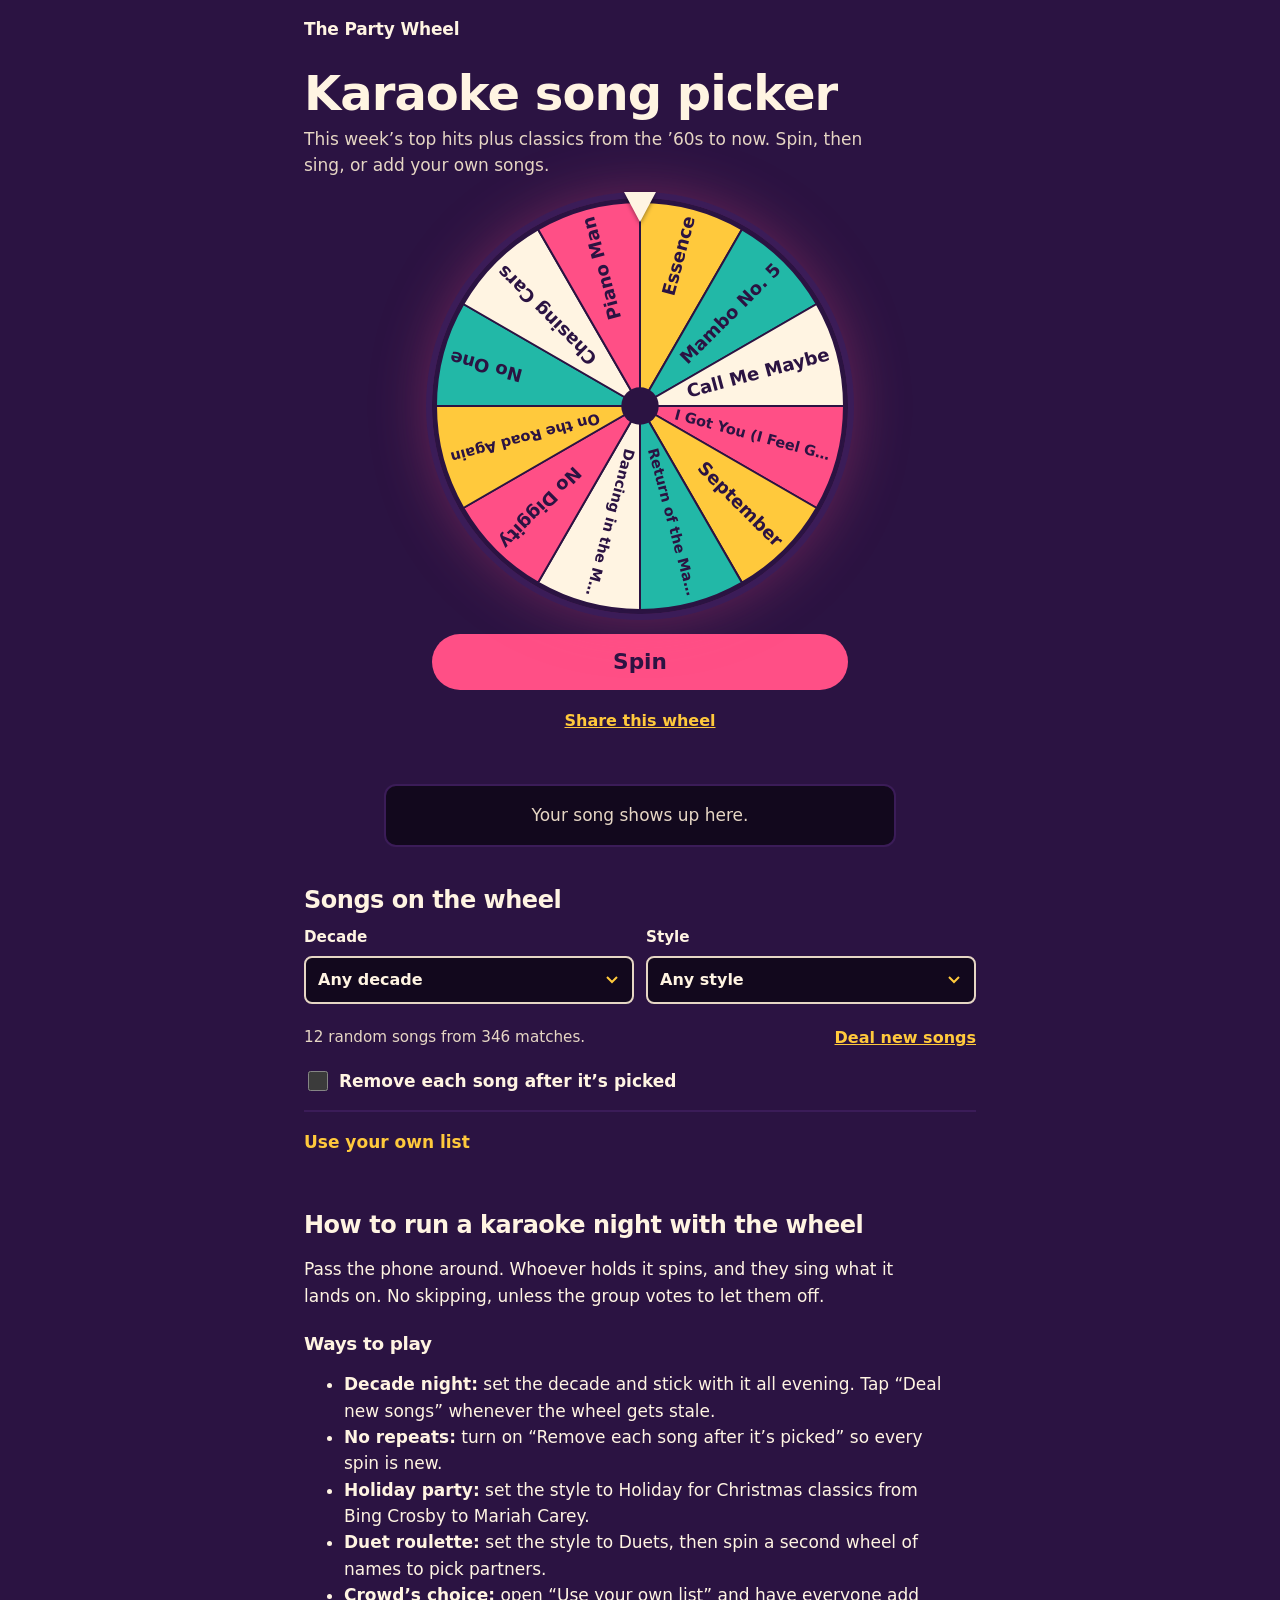
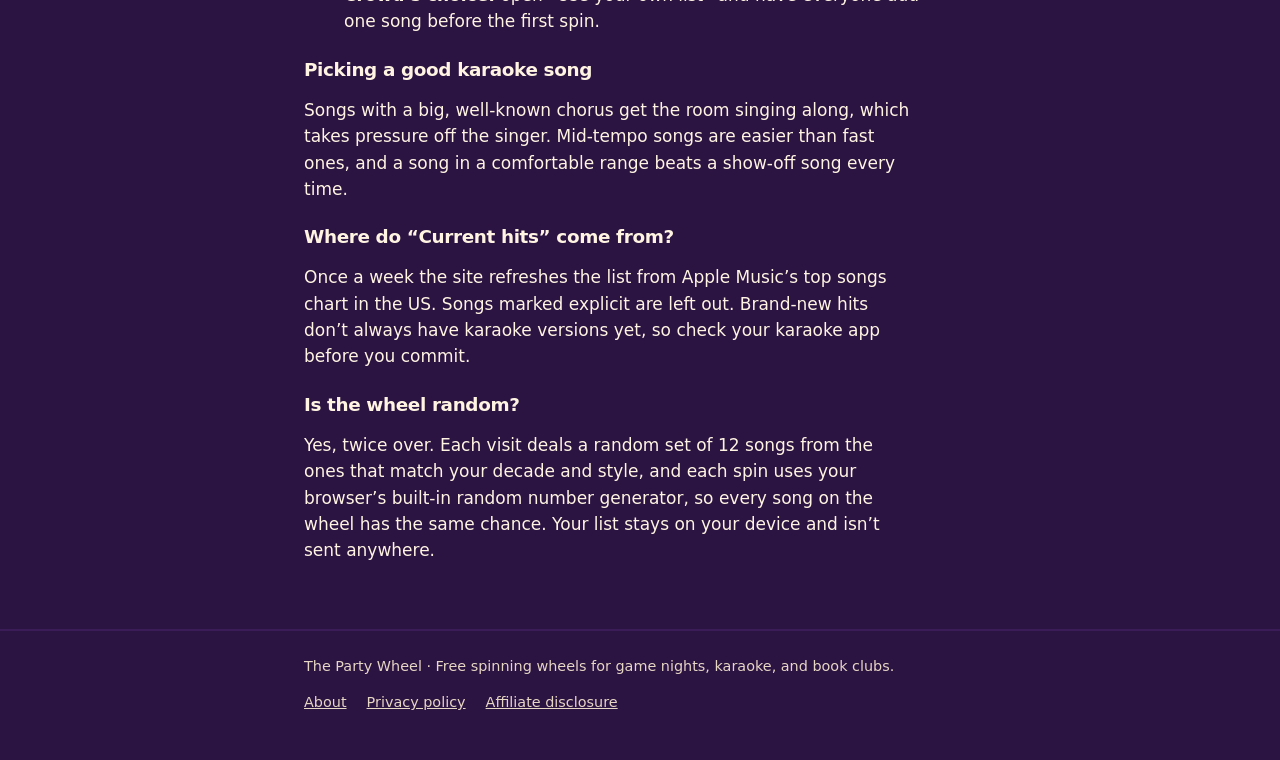
<file: karaoke-song-picker/index.html>
<!doctype html>
<html lang="en">
<head>
<meta charset="utf-8">
<meta name="viewport" content="width=device-width, initial-scale=1">
<title>Karaoke Song Picker Wheel – This Week's Hits &amp; Classics</title>
<meta name="description" content="This week's top hits plus karaoke classics from the '60s to now. Spin by decade or style, including duets and holiday songs. Free on any phone.">
<link rel="canonical" href="https://thepartywheel.com/karaoke-song-picker/">
<meta property="og:type" content="website">
<meta property="og:site_name" content="The Party Wheel">
<meta property="og:title" content="Karaoke Song Picker Wheel – This Week's Hits &amp; Classics">
<meta property="og:description" content="This week's top hits plus karaoke classics from the '60s to now. Spin by decade or style, including duets and holiday songs. Free on any phone.">
<meta property="og:url" content="https://thepartywheel.com/karaoke-song-picker/">
<meta property="og:image" content="https://thepartywheel.com/assets/og-image.png">
<meta property="og:image:width" content="1200">
<meta property="og:image:height" content="630">
<meta property="og:image:alt" content="A colorful spinning wheel next to the words The Party Wheel: karaoke songs, book club picks, party games">
<meta name="twitter:card" content="summary_large_image">
<link rel="icon" href="/favicon.ico" sizes="48x48">
<link rel="icon" href="/assets/icon.svg" type="image/svg+xml">
<link rel="apple-touch-icon" href="/apple-touch-icon.png">
<meta name="theme-color" content="#2B1342">
<meta name="color-scheme" content="dark">
<link rel="stylesheet" href="../assets/style.css?v=20261113a">
</head>
<body>
<header class="site-header">
  <div class="wrap"><a href="../">The Party Wheel</a></div>
</header>

<main class="wrap">
  <h1>Karaoke song picker</h1>
  <p class="lede">This week’s top hits plus classics from the ’60s to now. Spin, then sing, or add your own songs.</p>

  <div class="stage">
    <div class="pointer" aria-hidden="true"></div>
    <canvas id="wheel" role="img" aria-label="Spinning wheel of karaoke songs"></canvas>
  </div>
  <button class="spin-btn" id="spin" type="button">Spin</button>
  <p class="share-row"><button class="text-btn" id="share" type="button">Share this wheel</button><span class="share-status" id="share-status" aria-live="polite"></span></p>

  <div class="result" id="result" aria-live="polite">
    <p class="result-hint">Your song shows up here.</p>
  </div>

  <section class="controls" aria-labelledby="songs-heading">
    <h2 id="songs-heading">Songs on the wheel</h2>

    <div class="filters">
      <div class="field">
        <label for="decade">Decade</label>
        <select id="decade">
          <option value="any">Any decade</option>
          <option value="1960">1960s</option>
          <option value="1970">1970s</option>
          <option value="1980">1980s</option>
          <option value="1990">1990s</option>
          <option value="2000">2000s</option>
          <option value="2010">2010s</option>
          <option value="2020">2020s</option>
        </select>
      </div>
      <div class="field">
        <label for="style">Style</label>
        <select id="style">
          <option value="any">Any style</option>
          <option value="hits">Current hits</option>
          <option value="holiday">Holiday</option>
          <option value="pop">Pop</option>
          <option value="rock">Rock</option>
          <option value="country">Country</option>
          <option value="rnb">R&amp;B &amp; hip-hop</option>
          <option value="duet">Duets</option>
        </select>
      </div>
    </div>

    <div class="row">
      <p class="status" id="status" aria-live="polite"></p>
      <button class="text-btn" id="deal" type="button">Deal new songs</button>
    </div>

    <p class="check"><input type="checkbox" id="remove"><label for="remove">Remove each song after it’s picked</label></p>

    <details class="own-list" id="own">
      <summary>Use your own list</summary>
      <label for="entries">Your list</label>
      <p class="help" id="entries-help">One song per line. Add the artist after a dash, like “Dancing Queen – ABBA”. Editing here replaces the dealt songs.</p>
      <textarea id="entries" aria-describedby="entries-help" spellcheck="false"></textarea>
      <div class="row">
        <button class="text-btn" id="shuffle" type="button">Shuffle list</button>
      </div>
    </details>
  </section>

  <article class="guide">
    <h2>How to run a karaoke night with the wheel</h2>
    <p>Pass the phone around. Whoever holds it spins, and they sing what it lands on. No skipping, unless the group votes to let them off.</p>

    <h3>Ways to play</h3>
    <ul>
      <li><strong>Decade night:</strong> set the decade and stick with it all evening. Tap “Deal new songs” whenever the wheel gets stale.</li>
      <li><strong>No repeats:</strong> turn on “Remove each song after it’s picked” so every spin is new.</li>
      <li><strong>Holiday party:</strong> set the style to Holiday for Christmas classics from Bing Crosby to Mariah Carey.</li>
      <li><strong>Duet roulette:</strong> set the style to Duets, then spin a second wheel of names to pick partners.</li>
      <li><strong>Crowd’s choice:</strong> open “Use your own list” and have everyone add one song before the first spin.</li>
    </ul>

    <h3>Picking a good karaoke song</h3>
    <p>Songs with a big, well-known chorus get the room singing along, which takes pressure off the singer. Mid-tempo songs are easier than fast ones, and a song in a comfortable range beats a show-off song every time.</p>

    <h3>Where do “Current hits” come from?</h3>
    <p>Once a week the site refreshes the list from Apple Music’s top songs chart in the US. Songs marked explicit are left out. Brand-new hits don’t always have karaoke versions yet, so check your karaoke app before you commit.</p>

    <h3>Is the wheel random?</h3>
    <p>Yes, twice over. Each visit deals a random set of 12 songs from the ones that match your decade and style, and each spin uses your browser’s built-in random number generator, so every song on the wheel has the same chance. Your list stays on your device and isn’t sent anywhere.</p>
  </article>
</main>

<footer class="site-footer">
  <div class="wrap">The Party Wheel · Free spinning wheels for game nights, karaoke, and book clubs.
    <nav class="footer-links" aria-label="Site information"><a href="../about/">About</a><a href="../privacy/">Privacy policy</a><a href="../affiliate-disclosure/">Affiliate disclosure</a></nav>
  </div>
</footer>

<script src="../assets/share.js?v=20261113a"></script>
<script src="../assets/wheel.js?v=20261121a"></script>
<script src="songs.js?v=20261009f"></script>
<script src="hits.js?v=20261009e"></script>
<script>
(function () {
  const WHEEL_SIZE = 12;
  const STORE_KEY = 'pp-karaoke-v2';
  const $ = (id) => document.getElementById(id);
  const textarea = $('entries'), spinBtn = $('spin'), result = $('result'), status = $('status');
  const decadeSel = $('decade'), styleSel = $('style'), own = $('own');
  const SONGS = window.KARAOKE_SONGS || [];
  function listDates(iso) {
    // "Oct 10" for the list date, "Mon, Oct 12" for the next scheduled Monday refresh after it.
    const d = new Date(iso + 'T12:00:00');
    const fmt = (x, o) => x.toLocaleDateString(undefined, o);
    const next = new Date(d); next.setDate(d.getDate() + (((8 - d.getDay()) % 7) || 7));
    return { from: fmt(d, { month: 'short', day: 'numeric' }), next: fmt(next, { weekday: 'short', month: 'short', day: 'numeric' }) };
  }
  const HITS = window.KARAOKE_HITS || { updated: null, songs: [] };
  let mode = 'dealt'; // 'dealt' or 'own'

  const store = {
    get() { try { return JSON.parse(localStorage.getItem(STORE_KEY)) || {}; } catch (e) { return {}; } },
    set(v) { try { localStorage.setItem(STORE_KEY, JSON.stringify(v)); } catch (e) {} }
  };
  function save() {
    store.set({ decade: decadeSel.value, style: styleSel.value, mode, own: mode === 'own' ? textarea.value : '' });
  }

  const wheel = new Wheel($('wheel'), {
    colors: ['#FF4F86', '#FFC93C', '#22B8A7', '#FFF4E2'],
    labelFn: (item) => item.split(/\s+[–-]\s+/)[0],
    onResult(item, index) {
      const [title, ...rest] = item.split(/\s+[–-]\s+/);
      const artist = rest.join(' – ');
      result.innerHTML = '';
      const label = document.createElement('p'); label.className = 'result-label'; label.textContent = 'Up next';
      const lyric = document.createElement('p'); lyric.className = 'lyric'; lyric.textContent = title;
      result.append(label, lyric);
      if (artist) { const a = document.createElement('p'); a.className = 'artist'; a.textContent = artist; result.append(a); }
      result.append(window.PartyShare.resultButton(wheel, 'songs', 'Karaoke songs'));
      requestAnimationFrame(() => lyric.classList.add('sing'));
      const still = window.matchMedia('(prefers-reduced-motion: reduce)').matches;
      result.scrollIntoView({ behavior: still ? 'auto' : 'smooth', block: 'nearest' });

      if ($('remove').checked) {
        const items = readList(); items.splice(index, 1);
        textarea.value = items.join('\n');
        refreshWheel();
        if (mode === 'dealt') status.textContent = `${items.length} songs left on the wheel.`;
        else save();
      }
      spinBtn.disabled = readList().length < 2;
      spinBtn.textContent = 'Spin again';
    }
  });

  function readList() {
    return textarea.value.split('\n').map((s) => s.trim()).filter(Boolean);
  }
  function refreshWheel() {
    const items = readList();
    wheel.setItems(items);
    spinBtn.disabled = items.length < 2;
  }
  function randomInt(n) {
    const r = new Uint32Array(1); crypto.getRandomValues(r); return r[0] % n;
  }
  function sample(arr, n) {
    const a = arr.slice();
    for (let i = a.length - 1; i > 0; i--) { const j = randomInt(i + 1); [a[i], a[j]] = [a[j], a[i]]; }
    return a.slice(0, n);
  }
  function matches() {
    const d = decadeSel.value, s = styleSel.value;
    // Current hits ignore the decade filter; they're this week's chart.
    if (s === 'hits') return HITS.songs.map(([t, a]) => [t, a, 2020, 'hits']);
    // Holiday songs ignore decade and stay out of the regular lists.
    if (s === 'holiday') return SONGS.filter(([, , , style]) => style === 'holiday');
    return SONGS.filter(([, , decade, style, duet]) => style !== 'holiday' &&
      (d === 'any' || String(decade) === d) &&
      (s === 'any' || (s === 'duet' ? duet : style === s)));
  }
  function deal() {
    mode = 'dealt';
    const pool = matches();
    const picked = sample(pool, WHEEL_SIZE);
    textarea.value = picked.map(([t, a]) => `${t} – ${a}`).join('\n');
    refreshWheel();
    decadeSel.disabled = styleSel.value === 'hits' || styleSel.value === 'holiday';
    if (styleSel.value === 'hits' && pool.length < 2) {
      status.textContent = 'This week’s hits list isn’t ready yet. Try another style.';
    } else if (styleSel.value === 'hits') {
      const dt = HITS.updated ? listDates(HITS.updated) : null;
      status.textContent = `${Math.min(pool.length, WHEEL_SIZE)} of this week’s top songs.${dt ? ' Chart from ' + dt.from + '. Next update ' + dt.next + '.' : ''}`;
    } else if (pool.length < 2) {
      status.textContent = 'Not enough songs match. Try a different decade or style.';
    } else if (pool.length <= WHEEL_SIZE) {
      status.textContent = `All ${pool.length} matching songs are on the wheel.`;
    } else {
      status.textContent = `12 random songs from ${pool.length} matches.`;
    }
    $('deal').hidden = pool.length <= WHEEL_SIZE;
    save();
  }

  decadeSel.addEventListener('change', deal);
  styleSel.addEventListener('change', deal);
  $('deal').addEventListener('click', deal);

  textarea.addEventListener('input', () => {
    mode = 'own';
    status.textContent = 'Using your own list.';
    $('deal').hidden = false;
    refreshWheel();
    save();
  });

  $('shuffle').addEventListener('click', () => {
    textarea.value = sample(readList(), Infinity).join('\n');
    refreshWheel();
    if (mode === 'own') save();
  });


  $('share').addEventListener('click', () => window.PartyShare.share(readList(), 'songs', 'Karaoke songs', $('share-status')));
  spinBtn.addEventListener('click', () => {
    if (wheel.spin()) {
      spinBtn.disabled = true;
      spinBtn.textContent = 'Spinning…';
      result.innerHTML = '<p class="result-hint">Spinning…</p>';
    }
  });

  // Restore last settings. Dealt lists are re-dealt so every visit is fresh.
  const saved = store.get();
  if (saved.decade) decadeSel.value = saved.decade;
  if (saved.style) styleSel.value = saved.style;
  // Preset links (e.g. from Pinterest): ?style=holiday&decade=1990. Only known values are accepted.
  const qp = new URLSearchParams(location.search);
  const okVal = (sel, v) => v && [...sel.options].some((o) => o.value === v);
  let preset = false;
  if (okVal(styleSel, qp.get('style'))) { styleSel.value = qp.get('style'); preset = true; }
  if (okVal(decadeSel, qp.get('decade'))) { decadeSel.value = qp.get('decade'); preset = true; }
  if (preset && !qp.get('decade') && styleSel.value !== 'hits' && styleSel.value !== 'holiday') decadeSel.value = 'any';
  if (preset && !qp.get('style')) styleSel.value = 'any';
  const shared = window.PartyShare.read();
  if (shared) {
    mode = 'own'; textarea.value = shared.items.join('\n'); own.open = true;
    status.textContent = 'Using a shared list.';
    $('deal').hidden = false; refreshWheel(); save();
    document.querySelector('.stage').insertAdjacentHTML('beforebegin', '<p class="shared-note">' + window.PartyShare.note(shared) + '</p>');
  } else if (!preset && saved.mode === 'own' && saved.own && saved.own.trim()) {
    mode = 'own';
    textarea.value = saved.own;
    own.open = true;
    status.textContent = 'Using your own list.';
    refreshWheel();
  } else {
    deal();
  }
  // Shared result link: land on the same pick the sender got.
  if (shared && shared.result !== null && wheel.items.length === shared.items.length) wheel.land(shared.result);
})();
</script>
<script src="../assets/count.js?v=20261121a" defer></script>
</body>
</html>
</file>
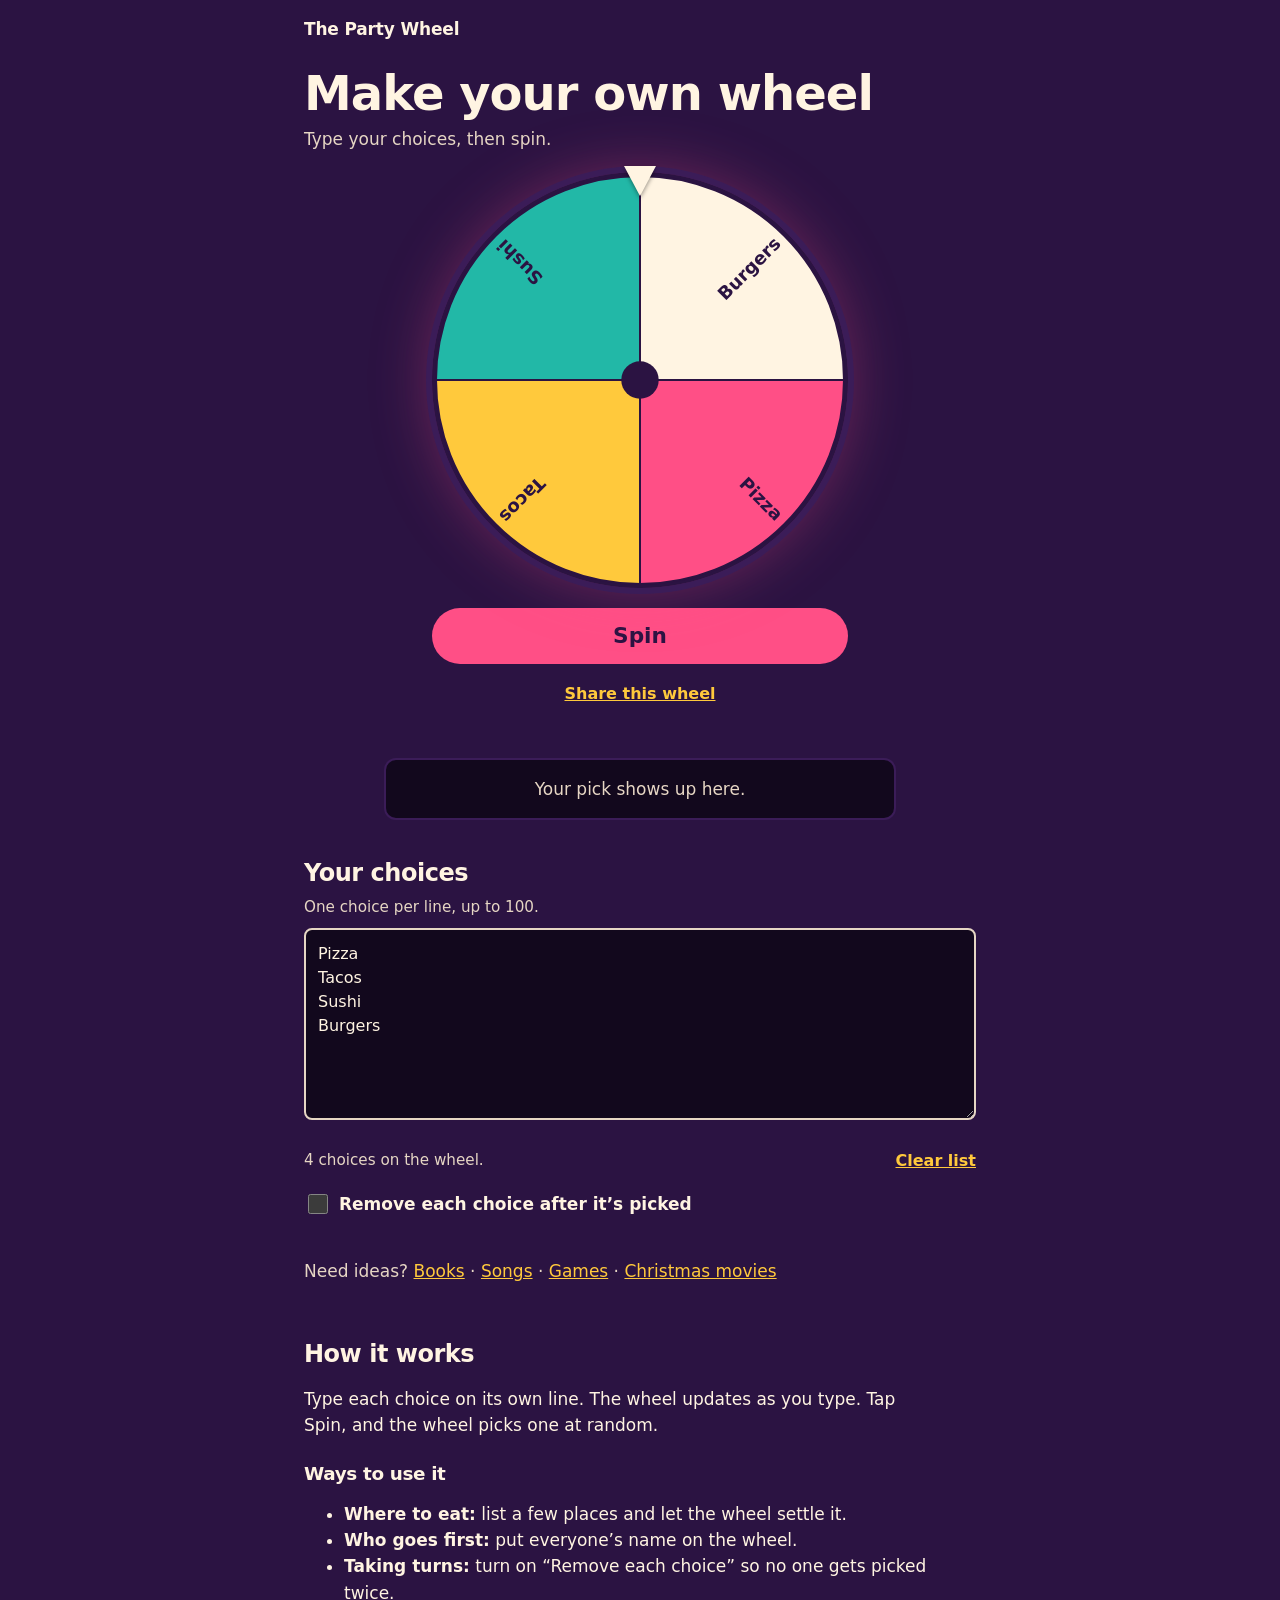
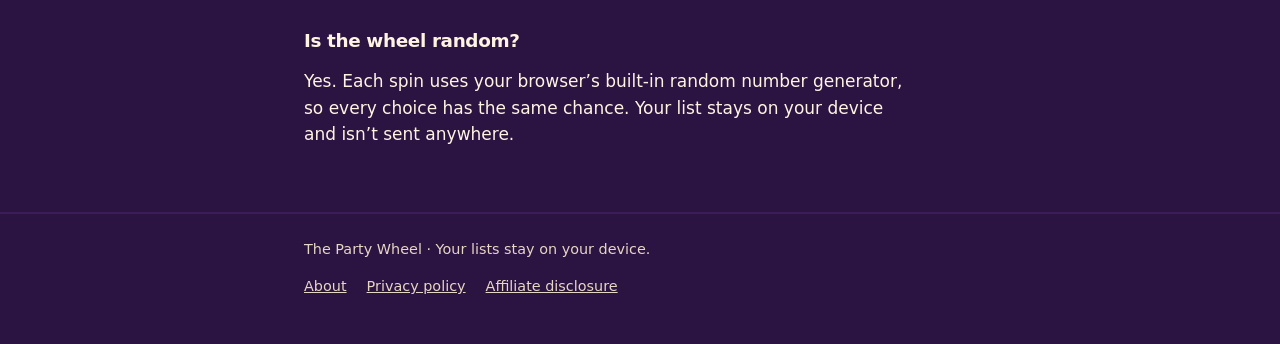
<file: make-your-own-wheel/index.html>
<!doctype html>
<html lang="en">
<head>
<meta charset="utf-8">
<meta name="viewport" content="width=device-width, initial-scale=1">
<title>Make Your Own Spin Wheel – Type Your Choices and Spin</title>
<meta name="description" content="Type your own choices, one per line, and spin. Free, works on any phone, and your list stays on your device. Share the wheel with a link.">
<link rel="canonical" href="https://thepartywheel.com/make-your-own-wheel/">
<meta property="og:type" content="website">
<meta property="og:site_name" content="The Party Wheel">
<meta property="og:title" content="Make Your Own Spin Wheel – Type Your Choices and Spin">
<meta property="og:description" content="Type your own choices, one per line, and spin. Free, works on any phone, and your list stays on your device. Share the wheel with a link.">
<meta property="og:url" content="https://thepartywheel.com/make-your-own-wheel/">
<meta property="og:image" content="https://thepartywheel.com/assets/og-image.png">
<meta property="og:image:width" content="1200">
<meta property="og:image:height" content="630">
<meta property="og:image:alt" content="A colorful spinning wheel next to the words The Party Wheel: karaoke songs, book club picks, party games">
<meta name="twitter:card" content="summary_large_image">
<link rel="icon" href="/favicon.ico" sizes="48x48">
<link rel="icon" href="/assets/icon.svg" type="image/svg+xml">
<link rel="apple-touch-icon" href="/apple-touch-icon.png">
<meta name="theme-color" content="#2B1342">
<meta name="color-scheme" content="dark">
<link rel="stylesheet" href="../assets/style.css?v=20261113a">
</head>
<body>
<header class="site-header">
  <div class="wrap"><a href="../">The Party Wheel</a></div>
</header>

<main class="wrap">
  <h1>Make your own wheel</h1>
  <p class="lede">Type your choices, then spin.</p>

  <div class="stage">
    <div class="pointer" aria-hidden="true"></div>
    <canvas id="wheel" role="img" aria-label="Spinning wheel of your choices"></canvas>
  </div>
  <button class="spin-btn" id="spin" type="button">Spin</button>
  <p class="share-row"><button class="text-btn" id="share" type="button">Share this wheel</button><span class="share-status" id="share-status" aria-live="polite"></span></p>

  <div class="result" id="result" aria-live="polite">
    <p class="result-hint">Your pick shows up here.</p>
  </div>

  <section class="controls" aria-labelledby="list-heading">
    <h2 id="list-heading">Your choices</h2>
    <label for="own-entries" class="sr-only">Your choices</label>
    <p class="help" id="own-help">One choice per line, up to 100.</p>
    <textarea id="own-entries" aria-describedby="own-help" spellcheck="false"></textarea>
    <div class="row">
      <p class="status" id="status" aria-live="polite"></p>
      <button class="text-btn" id="clear" type="button">Clear list</button>
    </div>
    <p class="check"><input type="checkbox" id="remove"><label for="remove">Remove each choice after it’s picked</label></p>
  </section>

  <p class="related">Need ideas? <a href="../book-club-picker/">Books</a> · <a href="../karaoke-song-picker/">Songs</a> · <a href="../party-game-picker/">Games</a> · <a href="../christmas-movie-picker/">Christmas movies</a></p>

  <article class="guide">
    <h2>How it works</h2>
    <p>Type each choice on its own line. The wheel updates as you type. Tap Spin, and the wheel picks one at random.</p>

    <h3>Ways to use it</h3>
    <ul>
      <li><strong>Where to eat:</strong> list a few places and let the wheel settle it.</li>
      <li><strong>Who goes first:</strong> put everyone’s name on the wheel.</li>
      <li><strong>Taking turns:</strong> turn on “Remove each choice” so no one gets picked twice.</li>
    </ul>

    <h3>Is the wheel random?</h3>
    <p>Yes. Each spin uses your browser’s built-in random number generator, so every choice has the same chance. Your list stays on your device and isn’t sent anywhere.</p>
  </article>
</main>

<footer class="site-footer">
  <div class="wrap">The Party Wheel · Your lists stay on your device.
    <nav class="footer-links" aria-label="Site information"><a href="../about/">About</a><a href="../privacy/">Privacy policy</a><a href="../affiliate-disclosure/">Affiliate disclosure</a></nav>
  </div>
</footer>

<script src="../assets/wheel.js?v=20261121a"></script>
<script src="../assets/share.js?v=20261113a"></script>
<script>
(function () {
  const STORE_KEY = 'pp-own-wheel-v1';
  const MAX = 100;
  const SAMPLE = 'Pizza\nTacos\nSushi\nBurgers';
  const $ = (id) => document.getElementById(id);
  const spinBtn = $('spin'), result = $('result'), status = $('status'), ta = $('own-entries');
  const lines = (t) => t.split('\n').map((s) => s.trim()).filter(Boolean).slice(0, MAX);
  const save = () => { try { localStorage.setItem(STORE_KEY, ta.value); } catch (e) {} };
  const load = () => { try { return localStorage.getItem(STORE_KEY); } catch (e) { return null; } };

  const wheel = new Wheel($('wheel'), {
    onResult(name, index) {
      result.innerHTML = '';
      const label = document.createElement('p'); label.className = 'result-label'; label.textContent = 'The wheel picked';
      const main = document.createElement('p'); main.className = 'lyric'; main.textContent = name;
      result.append(label, main, window.PartyShare.resultButton(wheel, 'own', 'Our wheel'));
      requestAnimationFrame(() => main.classList.add('sing'));
      const still = window.matchMedia('(prefers-reduced-motion: reduce)').matches;
      result.scrollIntoView({ behavior: still ? 'auto' : 'smooth', block: 'nearest' });
      if ($('remove').checked) { const l = lines(ta.value); l.splice(index, 1); ta.value = l.join('\n'); save(); refresh(); }
      spinBtn.disabled = wheel.items.length < 2;
      spinBtn.textContent = 'Spin again';
    }
  });

  function refresh() {
    const n = lines(ta.value);
    wheel.setItems(n);
    spinBtn.disabled = n.length < 2;
    status.textContent = n.length < 2 ? 'Add at least two choices to spin.' : `${n.length} choices on the wheel.`;
    $('clear').hidden = !ta.value.trim();
  }

  ta.addEventListener('input', () => { save(); refresh(); });
  $('clear').addEventListener('click', () => {
    ta.value = ''; save(); refresh();
    result.innerHTML = '<p class="result-hint">Your pick shows up here.</p>'; spinBtn.textContent = 'Spin'; ta.focus();
  });
  $('share').addEventListener('click', () => window.PartyShare.share(lines(ta.value), 'own', 'Our wheel', $('share-status')));
  spinBtn.addEventListener('click', () => {
    if (wheel.spin()) { spinBtn.disabled = true; spinBtn.textContent = 'Spinning…'; result.innerHTML = '<p class="result-hint">Spinning…</p>'; }
  });

  const saved = load();
  ta.value = saved !== null ? saved : SAMPLE;
  const shared = window.PartyShare.read();
  if (shared) {
    ta.value = shared.items.join('\n');
    document.querySelector('.stage').insertAdjacentHTML('beforebegin', '<p class="shared-note">' + window.PartyShare.note(shared) + '</p>');
  }
  refresh();
  if (shared && shared.result !== null && wheel.items.length === shared.items.length) wheel.land(shared.result);
})();
</script>
<script src="../assets/count.js?v=20261121a" defer></script>
</body>
</html>
</file>
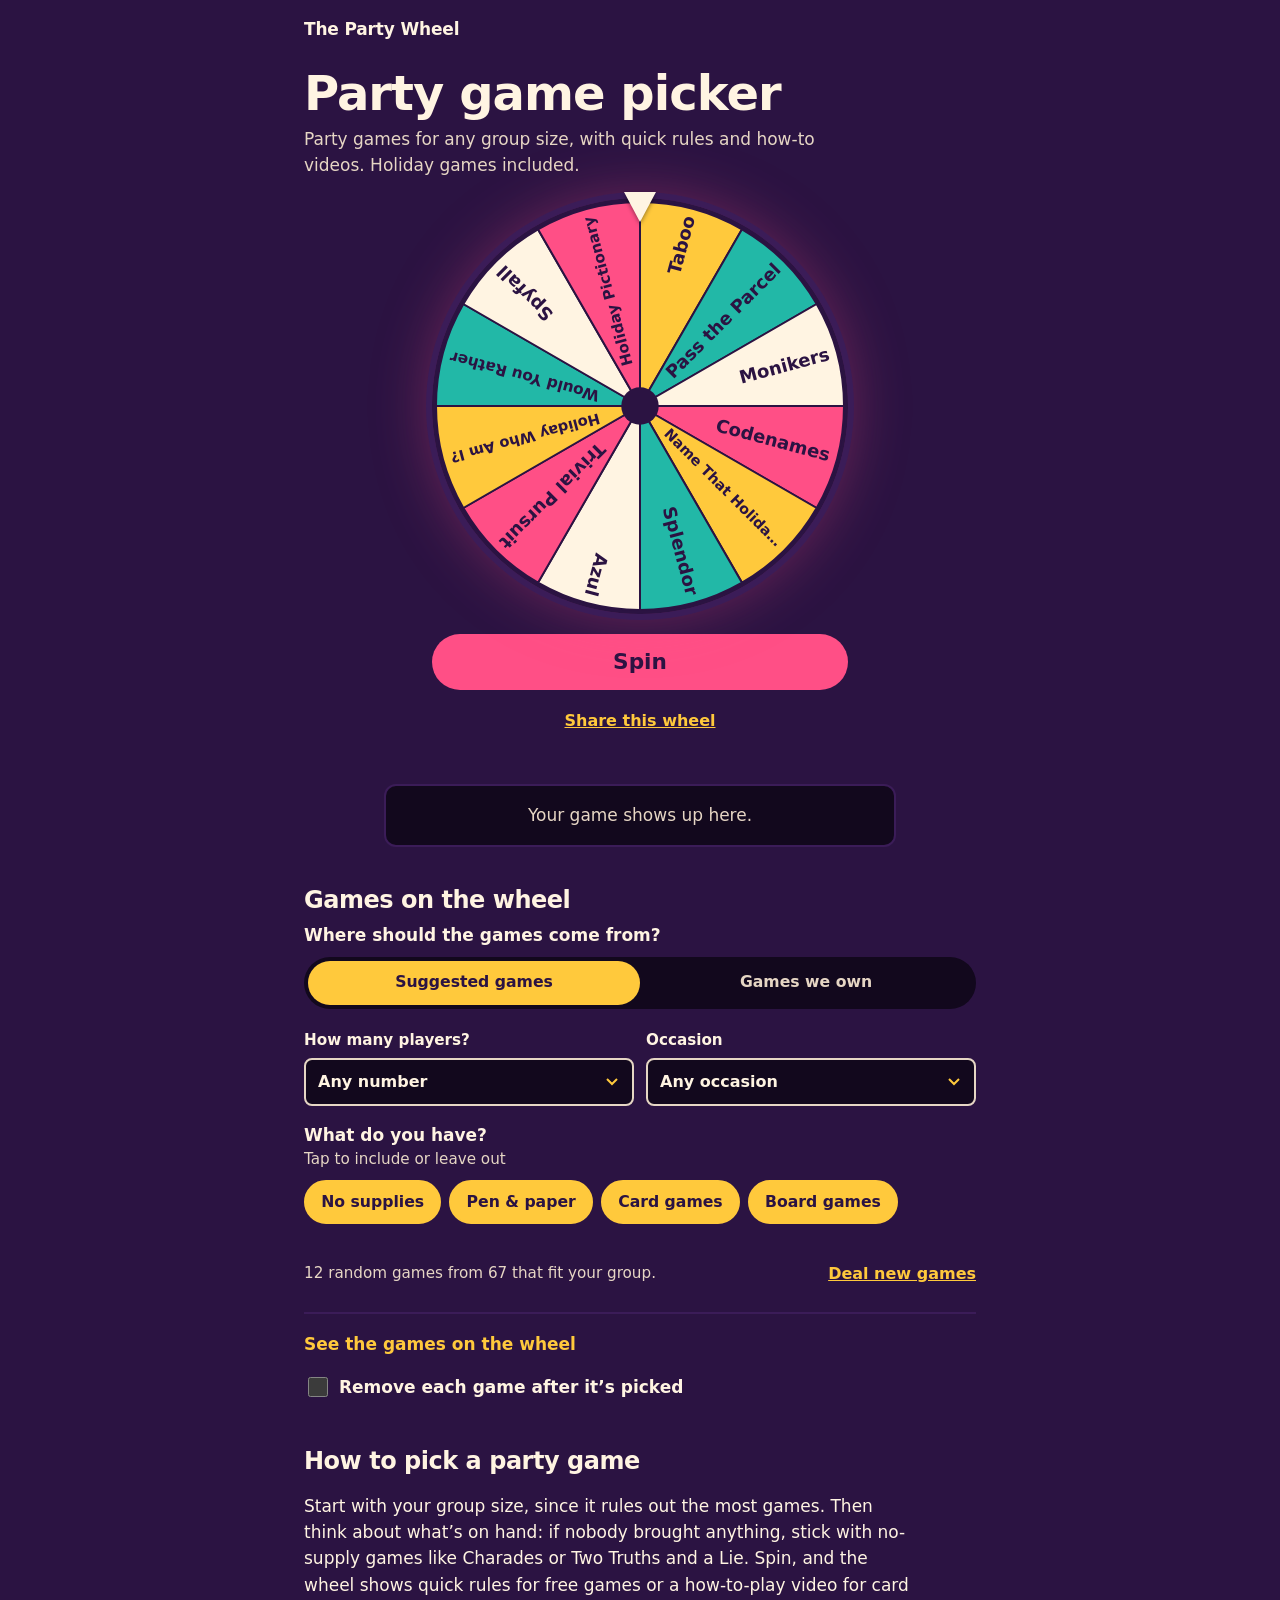
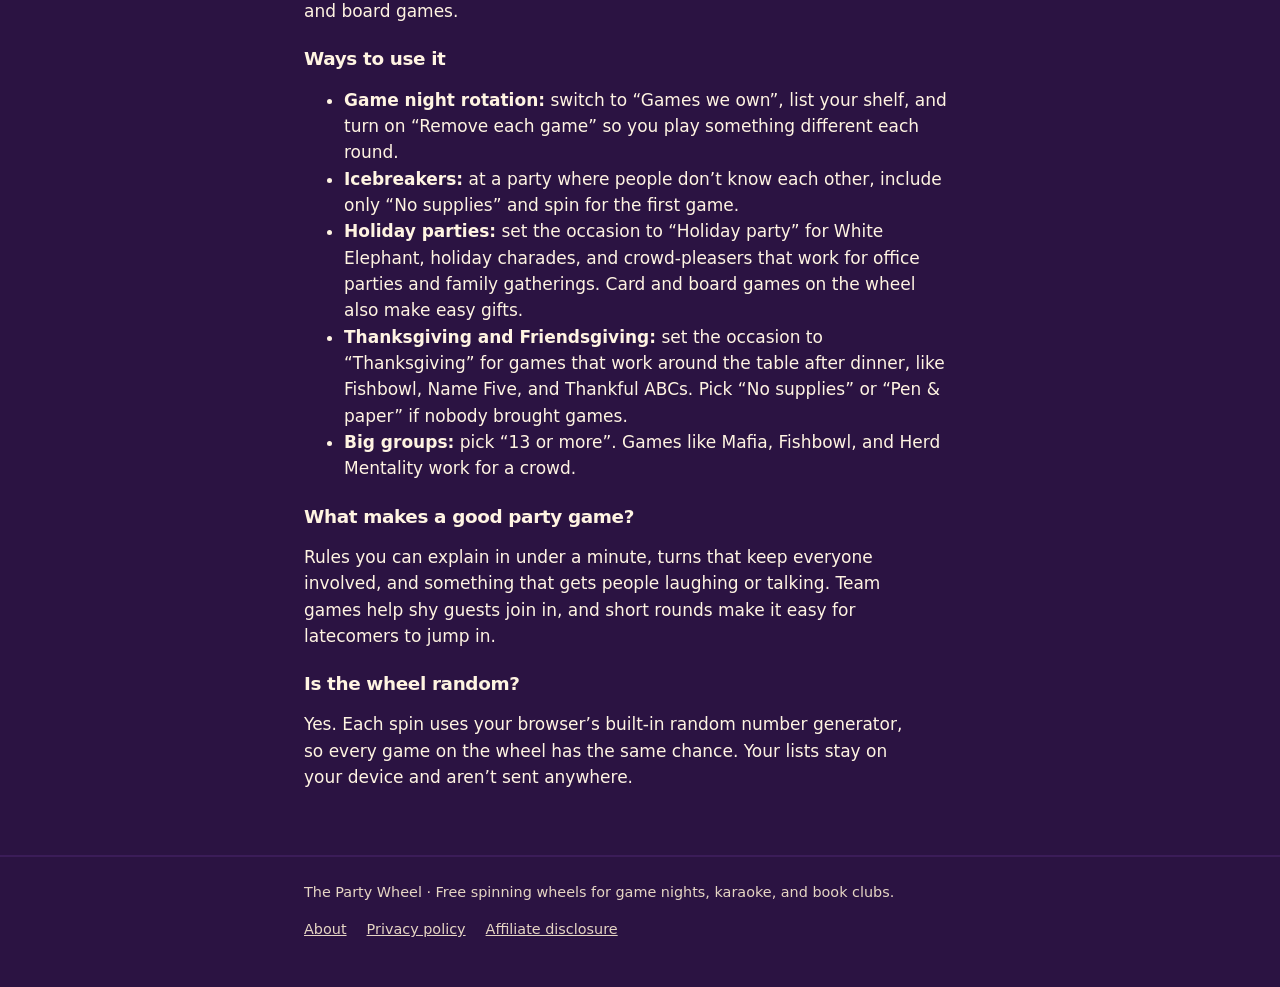
<file: party-game-picker/index.html>
<!doctype html>
<html lang="en">
<head>
<meta charset="utf-8">
<meta name="viewport" content="width=device-width, initial-scale=1">
<title>Party Game Picker Wheel – Spin, Then See How to Play</title>
<meta name="description" content="Party games for any group size, with quick rules and how-to videos. No-supply, pen and paper, card, board, Thanksgiving, Friendsgiving, and holiday games. Free on any phone.">
<link rel="canonical" href="https://thepartywheel.com/party-game-picker/">
<meta property="og:type" content="website">
<meta property="og:site_name" content="The Party Wheel">
<meta property="og:title" content="Party Game Picker Wheel – Spin, Then See How to Play">
<meta property="og:description" content="Party games for any group size, with quick rules and how-to videos. No-supply, pen and paper, card, board, Thanksgiving, Friendsgiving, and holiday games. Free on any phone.">
<meta property="og:url" content="https://thepartywheel.com/party-game-picker/">
<meta property="og:image" content="https://thepartywheel.com/assets/og-image.png">
<meta property="og:image:width" content="1200">
<meta property="og:image:height" content="630">
<meta property="og:image:alt" content="A colorful spinning wheel next to the words The Party Wheel: karaoke songs, book club picks, party games">
<meta name="twitter:card" content="summary_large_image">
<link rel="icon" href="/favicon.ico" sizes="48x48">
<link rel="icon" href="/assets/icon.svg" type="image/svg+xml">
<link rel="apple-touch-icon" href="/apple-touch-icon.png">
<meta name="theme-color" content="#2B1342">
<meta name="color-scheme" content="dark">
<link rel="stylesheet" href="../assets/style.css?v=20261113a">
</head>
<body>
<header class="site-header">
  <div class="wrap"><a href="../">The Party Wheel</a></div>
</header>

<main class="wrap">
  <h1>Party game picker</h1>
  <p class="lede">Party games for any group size, with quick rules and how-to videos. Holiday games included.</p>

  <div class="stage">
    <div class="pointer" aria-hidden="true"></div>
    <canvas id="wheel" role="img" aria-label="Spinning wheel of party games"></canvas>
  </div>
  <button class="spin-btn" id="spin" type="button">Spin</button>
  <p class="share-row"><button class="text-btn" id="share" type="button">Share this wheel</button><span class="share-status" id="share-status" aria-live="polite"></span></p>

  <div class="result" id="result" aria-live="polite">
    <p class="result-hint">Your game shows up here.</p>
  </div>

  <section class="controls" aria-labelledby="list-heading">
    <h2 id="list-heading">Games on the wheel</h2>

    <p class="field-legend" aria-hidden="true">Where should the games come from?</p>
    <fieldset class="segmented small">
      <legend class="sr-only">Where should the games come from?</legend>
      <input type="radio" name="source" id="src-suggested" value="suggested" checked>
      <label for="src-suggested">Suggested games</label>
      <input type="radio" name="source" id="src-own" value="own">
      <label for="src-own">Games we own</label>
    </fieldset>

    <div id="suggested-panel">
      <div class="filters">
        <div class="field">
          <label for="players">How many players?</label>
          <select id="players">
            <option value="any">Any number</option>
            <option value="2">2 players</option>
            <option value="3-4">3–4 players</option>
            <option value="5-7">5–7 players</option>
            <option value="8-12">8–12 players</option>
            <option value="13-99">13 or more</option>
          </select>
        </div>
        <div class="field">
          <label for="occasion">Occasion</label>
          <select id="occasion">
            <option value="any">Any occasion</option>
            <option value="thanksgiving">Thanksgiving</option>
            <option value="holiday">Holiday party</option>
          </select>
        </div>
      </div>
      <fieldset class="chip-group" style="margin-top:1rem">
        <legend class="field-legend">What do you have? <span class="legend-note">Tap to include or leave out</span></legend>
        <ul class="chips" id="types"></ul>
      </fieldset>
      <div class="row">
        <p class="status" id="status" aria-live="polite"></p>
        <button class="text-btn" id="deal" type="button">Deal new games</button>
      </div>
      <details class="own-list">
        <summary>See the games on the wheel</summary>
        <ul class="book-list" id="game-list"></ul>
      </details>
    </div>

    <div id="own-panel" hidden>
      <label for="own-entries">Your games</label>
      <p class="help" id="own-help">One game per line. Great for spinning through the shelf of games you already have.</p>
      <textarea id="own-entries" aria-describedby="own-help" spellcheck="false" placeholder="Codenames&#10;Uno&#10;Ticket to Ride"></textarea>
    </div>

    <p class="check"><input type="checkbox" id="remove"><label for="remove">Remove each game after it’s picked</label></p>
    <p class="disclosure" id="disclosure" hidden></p>
  </section>

  <article class="guide">
    <h2>How to pick a party game</h2>
    <p>Start with your group size, since it rules out the most games. Then think about what’s on hand: if nobody brought anything, stick with no-supply games like Charades or Two Truths and a Lie. Spin, and the wheel shows quick rules for free games or a how-to-play video for card and board games.</p>

    <h3>Ways to use it</h3>
    <ul>
      <li><strong>Game night rotation:</strong> switch to “Games we own”, list your shelf, and turn on “Remove each game” so you play something different each round.</li>
      <li><strong>Icebreakers:</strong> at a party where people don’t know each other, include only “No supplies” and spin for the first game.</li>
      <li><strong>Holiday parties:</strong> set the occasion to “Holiday party” for White Elephant, holiday charades, and crowd-pleasers that work for office parties and family gatherings. Card and board games on the wheel also make easy gifts.</li>
      <li><strong>Thanksgiving and Friendsgiving:</strong> set the occasion to “Thanksgiving” for games that work around the table after dinner, like Fishbowl, Name Five, and Thankful ABCs. Pick “No supplies” or “Pen &amp; paper” if nobody brought games.</li>
      <li><strong>Big groups:</strong> pick “13 or more”. Games like Mafia, Fishbowl, and Herd Mentality work for a crowd.</li>
    </ul>

    <h3>What makes a good party game?</h3>
    <p>Rules you can explain in under a minute, turns that keep everyone involved, and something that gets people laughing or talking. Team games help shy guests join in, and short rounds make it easy for latecomers to jump in.</p>

    <h3>Is the wheel random?</h3>
    <p>Yes. Each spin uses your browser’s built-in random number generator, so every game on the wheel has the same chance. Your lists stay on your device and aren’t sent anywhere.</p>
  </article>
</main>

<footer class="site-footer">
  <div class="wrap">The Party Wheel · Free spinning wheels for game nights, karaoke, and book clubs.
    <nav class="footer-links" aria-label="Site information"><a href="../about/">About</a><a href="../privacy/">Privacy policy</a><a href="../affiliate-disclosure/">Affiliate disclosure</a></nav>
  </div>
</footer>

<script src="../assets/wheel.js?v=20261121a"></script>
<script src="../assets/share.js?v=20261113a"></script>
<script src="../assets/links.js?v=20261113a"></script>
<script src="games.js?v=20261118a"></script>
<script>
(function () {
  const WHEEL_SIZE = 12;
  const STORE_KEY = 'pp-games-v1';
  const $ = (id) => document.getElementById(id);
  const spinBtn = $('spin'), result = $('result'), status = $('status'), ownTA = $('own-entries'), playersSel = $('players');
  const GAMES = window.PARTY_GAMES || [];
  const L = window.PartyLinks;
  const TYPES = [['free', 'No supplies', 'No supplies needed'], ['paper', 'Pen & paper', 'Pen & paper'], ['card', 'Card games', 'Card game'], ['board', 'Board games', 'Board game']];
  const typeLabel = Object.fromEntries(TYPES.map(([id, , single]) => [id, single]));
  const byName = Object.fromEntries(GAMES.map((g) => [g[0].toLowerCase(), g]));

  const state = { source: 'suggested', players: 'any', occasion: 'any', types: TYPES.map(([id]) => id), dealt: [], own: '' };
  const store = {
    get() { try { return JSON.parse(localStorage.getItem(STORE_KEY)) || {}; } catch (e) { return {}; } },
    set(v) { try { localStorage.setItem(STORE_KEY, JSON.stringify(v)); } catch (e) {} }
  };
  const save = () => store.set({ source: state.source, players: state.players, occasion: state.occasion, types: state.types, own: state.own });
  const lines = (t) => t.split('\n').map((s) => s.trim()).filter(Boolean);
  const playersText = (g) => (g[2] === g[3] ? `${g[2]} players` : `${g[2]}–${g[3]} players`);

  function currentNames() { return state.source === 'own' ? lines(ownTA.value) : state.dealt.map((g) => g[0]); }

  const wheel = new Wheel($('wheel'), {
    colors: ['#FF4F86', '#FFC93C', '#22B8A7', '#FFF4E2'],
    onResult(name, index) {
      const g = byName[name.toLowerCase()];
      result.innerHTML = '';
      const label = document.createElement('p'); label.className = 'result-label'; label.textContent = 'Let’s play';
      const main = document.createElement('p'); main.className = 'lyric'; main.textContent = name;
      result.append(label, main);
      if (g) {
        const meta = document.createElement('p'); meta.className = 'artist';
        meta.textContent = `${playersText(g)} · ${typeLabel[g[1]]}`;
        const how = document.createElement('p'); how.className = 'how-to'; how.textContent = g[4];
        result.append(meta, how);
      }
      const buyable = state.source === 'suggested' && g && (g[1] === 'card' || g[1] === 'board');
      if (g) result.append(L.gameLinks(name, buyable)); // unknown homemade games get no links
      result.append(window.PartyShare.resultButton(wheel, 'games', 'Party games'));
      requestAnimationFrame(() => main.classList.add('sing'));
      const still = window.matchMedia('(prefers-reduced-motion: reduce)').matches;
      result.scrollIntoView({ behavior: still ? 'auto' : 'smooth', block: 'nearest' });

      if ($('remove').checked) {
        if (state.source === 'own') { const l = lines(ownTA.value); l.splice(index, 1); ownTA.value = l.join('\n'); state.own = ownTA.value; save(); }
        else { state.dealt.splice(index, 1); renderList(); status.textContent = `${state.dealt.length} games left on the wheel.`; }
        refresh();
      }
      spinBtn.disabled = currentNames().length < 2;
      spinBtn.textContent = 'Spin again';
    }
  });

  function refresh() { const n = currentNames(); wheel.setItems(n); spinBtn.disabled = n.length < 2; }

  function renderList() {
    const ul = $('game-list'); ul.innerHTML = '';
    state.dealt.forEach((g, i) => {
      const li = document.createElement('li');
      const row = document.createElement('div'); row.className = 'book-row';
      const name = document.createElement('span'); name.textContent = `${g[0]} (${playersText(g)})`;
      const btn = document.createElement('button');
      btn.type = 'button'; btn.className = 'text-btn options-btn'; btn.textContent = 'Options';
      btn.setAttribute('aria-expanded', 'false'); btn.setAttribute('aria-label', `Options for ${g[0]}`);
      const panel = L.gameLinks(g[0], g[1] === 'card' || g[1] === 'board');
      panel.id = `game-opts-${i}`; panel.hidden = true; btn.setAttribute('aria-controls', panel.id);
      btn.addEventListener('click', () => { const open = btn.getAttribute('aria-expanded') === 'true'; btn.setAttribute('aria-expanded', String(!open)); panel.hidden = open; });
      row.append(name, btn); li.append(row, panel); ul.append(li);
    });
  }

  function randomInt(n) { const r = new Uint32Array(1); crypto.getRandomValues(r); return r[0] % n; }
  function sample(arr, n) { const a = arr.slice(); for (let i = a.length - 1; i > 0; i--) { const j = randomInt(i + 1); [a[i], a[j]] = [a[j], a[i]]; } return a.slice(0, n); }

  function deal() {
    const on = new Set(state.types);
    let lo = 0, hi = 999;
    if (state.players !== 'any') { [lo, hi] = state.players.split('-').map(Number); if (!hi) hi = lo; }
    const pool = GAMES.filter((g) => on.has(g[1]) && g[2] <= hi && g[3] >= lo && (state.occasion === 'any' || (g[5] || '').split(' ').includes(state.occasion)));
    state.dealt = sample(pool, WHEEL_SIZE);
    renderList();
    if (!on.size) status.textContent = 'Turn on at least one kind of game.';
    else if (pool.length < 2) status.textContent = 'Not enough games match. Try another group size or kind of game.';
    else if (pool.length <= WHEEL_SIZE) status.textContent = `All ${pool.length} matching games are on the wheel.`;
    else status.textContent = `12 random games from ${pool.length} that fit your group.`;
    $('deal').hidden = pool.length <= WHEEL_SIZE;
    refresh(); save();
  }

  TYPES.forEach(([id, name]) => {
    const li = document.createElement('li'); const b = document.createElement('button');
    b.type = 'button'; b.className = 'chip'; b.dataset.type = id; b.textContent = name;
    b.addEventListener('click', () => {
      const i = state.types.indexOf(id); if (i >= 0) state.types.splice(i, 1); else state.types.push(id);
      syncChips(); deal();
    });
    li.append(b); $('types').append(li);
  });
  function syncChips() { $('types').querySelectorAll('button').forEach((b) => b.setAttribute('aria-pressed', String(state.types.includes(b.dataset.type)))); }

  function render() {
    $('suggested-panel').hidden = state.source !== 'suggested';
    $('own-panel').hidden = state.source !== 'own';
    result.innerHTML = '<p class="result-hint">Your game shows up here.</p>';
    spinBtn.textContent = 'Spin';
    const showDisc = L.isAffiliate('shop');
    $('disclosure').hidden = !showDisc; $('disclosure').textContent = showDisc ? L.disclosure('shop') : '';
    refresh();
  }

  document.querySelectorAll('input[name="source"]').forEach((r) => r.addEventListener('change', () => { state.source = r.value; save(); render(); }));
  playersSel.addEventListener('change', () => { state.players = playersSel.value; deal(); });
  $('occasion').addEventListener('change', () => { state.occasion = $('occasion').value; deal(); });
  $('deal').addEventListener('click', deal);
  ownTA.addEventListener('input', () => { state.own = ownTA.value; save(); refresh(); });

  $('share').addEventListener('click', () => window.PartyShare.share(currentNames(), 'games', 'Party games', $('share-status')));
  spinBtn.addEventListener('click', () => {
    if (wheel.spin()) { spinBtn.disabled = true; spinBtn.textContent = 'Spinning…'; result.innerHTML = '<p class="result-hint">Spinning…</p>'; }
  });

  // Only accept values that exist as an <option>, so a removed option can't leave a blank select.
  const okVal = (sel, v) => v && [...sel.options].some((o) => o.value === v);
  const saved = store.get();
  if (saved.source === 'own') state.source = 'own';
  if (okVal(playersSel, saved.players)) state.players = saved.players;
  if (okVal($('occasion'), saved.occasion)) state.occasion = saved.occasion;
  if (Array.isArray(saved.types)) state.types = saved.types.filter((t) => typeLabel[t]);
  state.own = saved.own || '';
  // Preset links: ?occasion=holiday&players=8-12&types=free,paper. Only known values are accepted.
  const qp = new URLSearchParams(location.search);
  let preset = false;
  if (okVal($('occasion'), qp.get('occasion'))) { state.occasion = qp.get('occasion'); preset = true; }
  if (okVal(playersSel, qp.get('players'))) { state.players = qp.get('players'); preset = true; }
  if (qp.get('types')) {
    const t = qp.get('types').split(',').filter((x) => typeLabel[x]);
    if (t.length) { state.types = t; preset = true; }
  }
  if (preset) {
    state.source = 'suggested';
    if (!qp.get('types')) state.types = TYPES.map(([id]) => id);
    if (!qp.get('players')) state.players = 'any';
    if (!qp.get('occasion')) state.occasion = 'any';
  }
  ownTA.value = state.own; playersSel.value = state.players; $('occasion').value = state.occasion;
  const shared = window.PartyShare.read();
  if (shared) {
    state.source = 'own'; state.own = shared.items.join('\n'); ownTA.value = state.own;
    document.querySelector('.stage').insertAdjacentHTML('beforebegin', '<p class="shared-note">' + window.PartyShare.note(shared) + '</p>');
  }
  $('src-' + state.source).checked = true;
  syncChips(); deal(); render();
  // Shared result link: land on the same pick the sender got.
  if (shared && shared.result !== null && wheel.items.length === shared.items.length) wheel.land(shared.result);
})();
</script>
<script src="../assets/count.js?v=20261121a" defer></script>
</body>
</html>
</file>
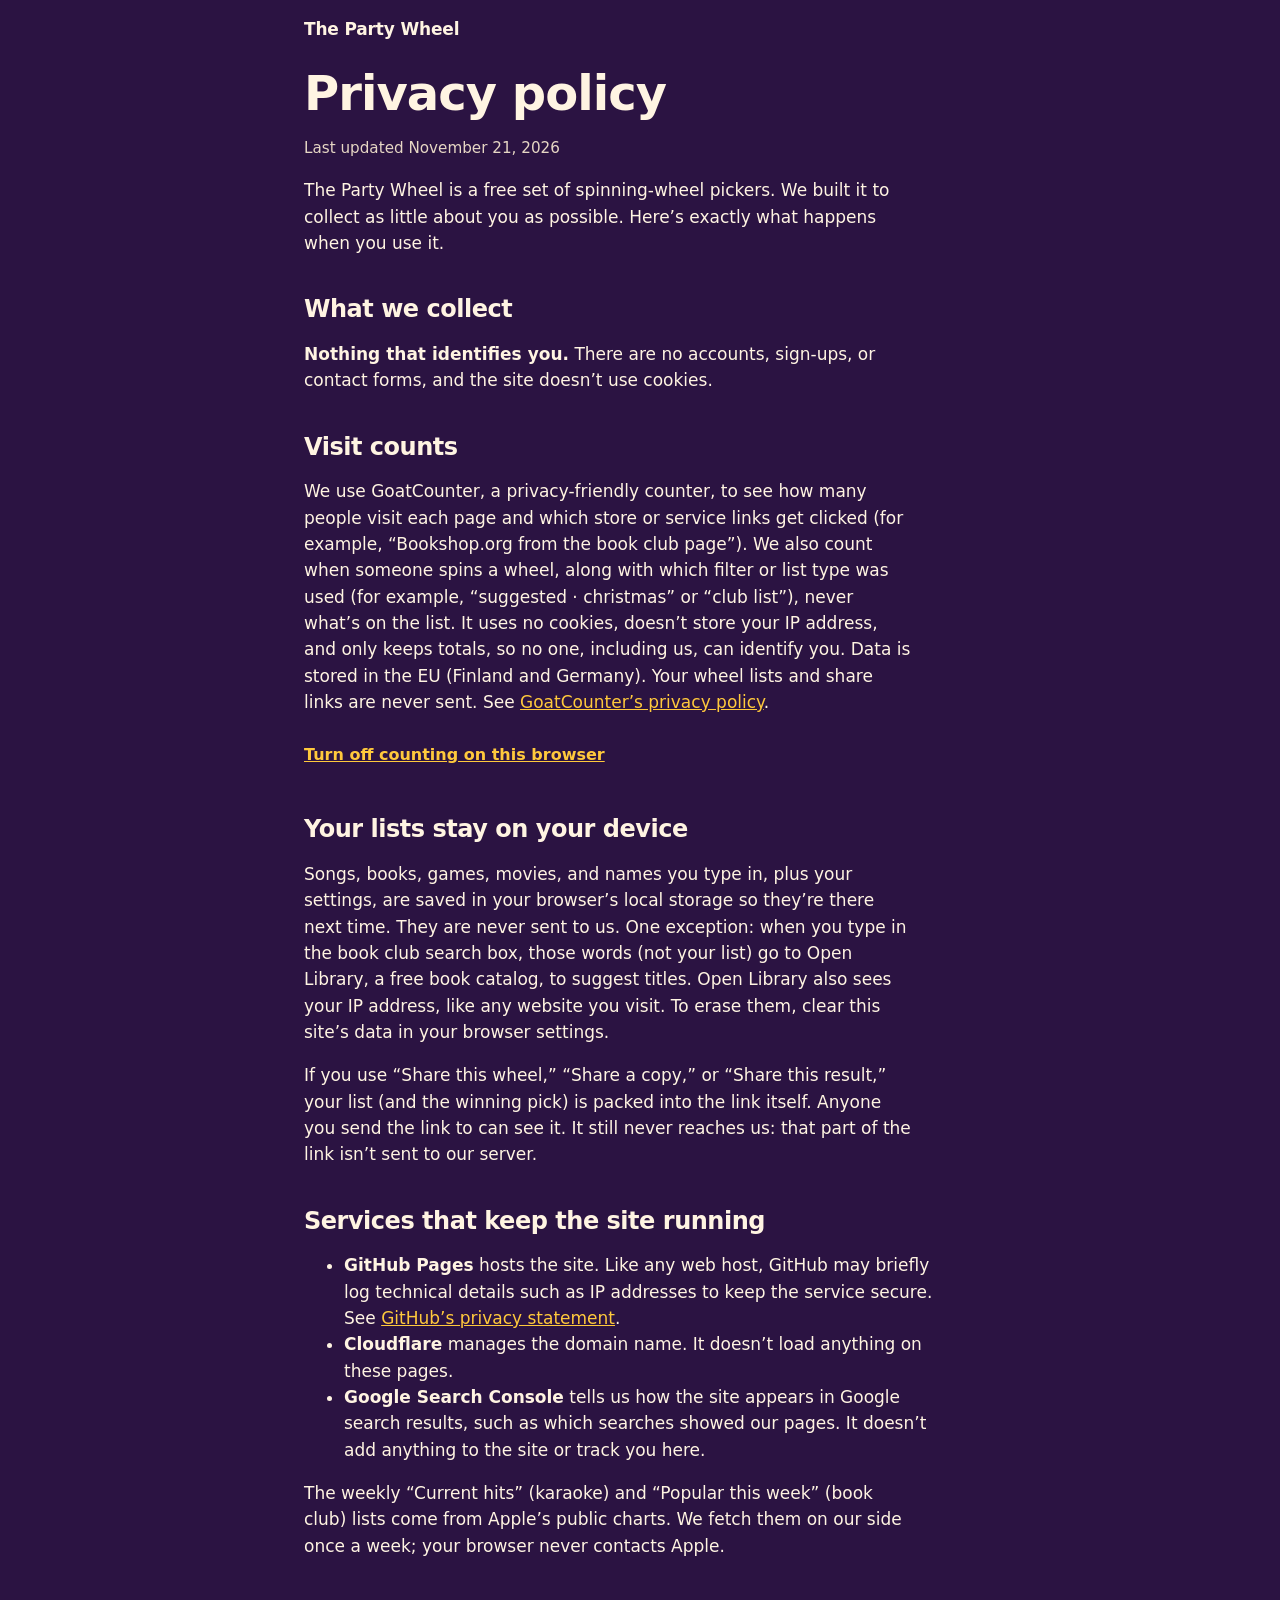
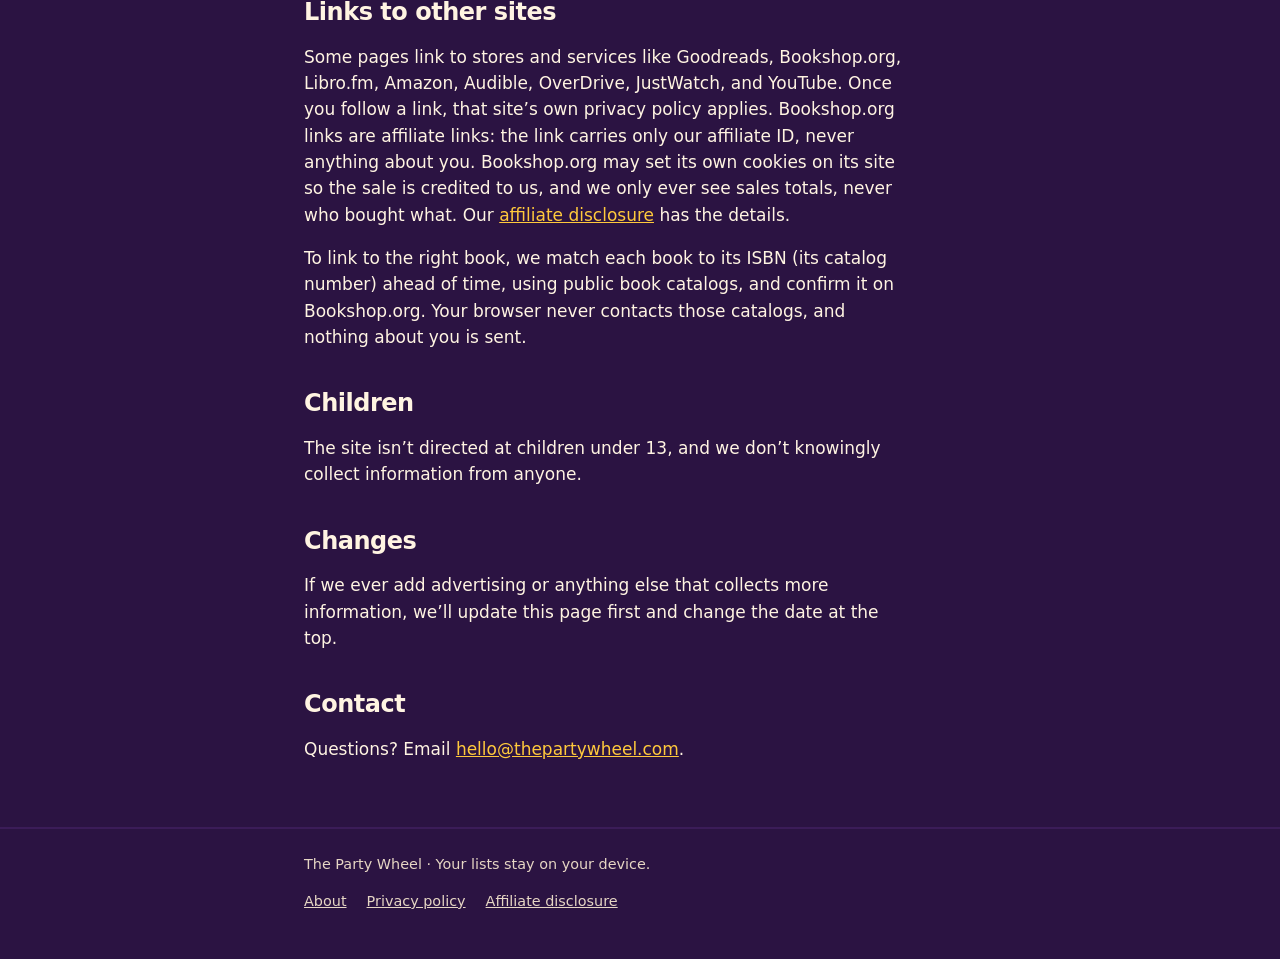
<file: privacy/index.html>
<!doctype html>
<html lang="en">
<head>
<meta charset="utf-8">
<meta name="viewport" content="width=device-width, initial-scale=1">
<title>Privacy Policy – The Party Wheel</title>
<meta name="description" content="How The Party Wheel handles your information: no accounts, no cookies, cookie-free visit counts, and your lists stay on your device.">
<link rel="canonical" href="https://thepartywheel.com/privacy/">
<meta property="og:type" content="website">
<meta property="og:site_name" content="The Party Wheel">
<meta property="og:title" content="Privacy Policy – The Party Wheel">
<meta property="og:description" content="How The Party Wheel handles your information: no accounts, no cookies, cookie-free visit counts, and your lists stay on your device.">
<meta property="og:url" content="https://thepartywheel.com/privacy/">
<meta property="og:image" content="https://thepartywheel.com/assets/og-image.png">
<meta property="og:image:width" content="1200">
<meta property="og:image:height" content="630">
<meta property="og:image:alt" content="A colorful spinning wheel next to the words The Party Wheel: karaoke songs, book club picks, party games">
<meta name="twitter:card" content="summary_large_image">
<link rel="icon" href="/favicon.ico" sizes="48x48">
<link rel="icon" href="/assets/icon.svg" type="image/svg+xml">
<link rel="apple-touch-icon" href="/apple-touch-icon.png">
<meta name="theme-color" content="#2B1342">
<meta name="color-scheme" content="dark">
<link rel="stylesheet" href="../assets/style.css?v=20261113a">
</head>
<body>
<header class="site-header">
  <div class="wrap"><a href="../">The Party Wheel</a></div>
</header>

<main class="wrap prose">
  <h1>Privacy policy</h1>
  <p class="updated">Last updated November 21, 2026</p>

  <p>The Party Wheel is a free set of spinning-wheel pickers. We built it to collect as little about you as possible. Here’s exactly what happens when you use it.</p>

  <h2>What we collect</h2>
  <p><strong>Nothing that identifies you.</strong> There are no accounts, sign-ups, or contact forms, and the site doesn’t use cookies.</p>

  <h2>Visit counts</h2>
  <p>We use GoatCounter, a privacy-friendly counter, to see how many people visit each page and which store or service links get clicked (for example, “Bookshop.org from the book club page”). We also count when someone spins a wheel, along with which filter or list type was used (for example, “suggested · christmas” or “club list”), never what’s on the list. It uses no cookies, doesn’t store your IP address, and only keeps totals, so no one, including us, can identify you. Data is stored in the EU (Finland and Germany). Your wheel lists and share links are never sent. See <a href="https://www.goatcounter.com/privacy">GoatCounter’s privacy policy</a>.</p>
  <p><button class="text-btn" id="count-toggle" type="button">Turn off counting on this browser</button> <span id="count-status" aria-live="polite"></span></p>

  <h2>Your lists stay on your device</h2>
  <p>Songs, books, games, movies, and names you type in, plus your settings, are saved in your browser’s local storage so they’re there next time. They are never sent to us. One exception: when you type in the book club search box, those words (not your list) go to Open Library, a free book catalog, to suggest titles. Open Library also sees your IP address, like any website you visit. To erase them, clear this site’s data in your browser settings.</p>
  <p>If you use “Share this wheel,” “Share a copy,” or “Share this result,” your list (and the winning pick) is packed into the link itself. Anyone you send the link to can see it. It still never reaches us: that part of the link isn’t sent to our server.</p>

  <h2>Services that keep the site running</h2>
  <ul>
    <li><strong>GitHub Pages</strong> hosts the site. Like any web host, GitHub may briefly log technical details such as IP addresses to keep the service secure. See <a href="https://docs.github.com/en/site-policy/privacy-policies/github-general-privacy-statement">GitHub’s privacy statement</a>.</li>
    <li><strong>Cloudflare</strong> manages the domain name. It doesn’t load anything on these pages.</li>
    <li><strong>Google Search Console</strong> tells us how the site appears in Google search results, such as which searches showed our pages. It doesn’t add anything to the site or track you here.</li>
  </ul>
  <p>The weekly “Current hits” (karaoke) and “Popular this week” (book club) lists come from Apple’s public charts. We fetch them on our side once a week; your browser never contacts Apple.</p>

  <h2>Links to other sites</h2>
  <p>Some pages link to stores and services like Goodreads, Bookshop.org, Libro.fm, Amazon, Audible, OverDrive, JustWatch, and YouTube. Once you follow a link, that site’s own privacy policy applies. Bookshop.org links are affiliate links: the link carries only our affiliate ID, never anything about you. Bookshop.org may set its own cookies on its site so the sale is credited to us, and we only ever see sales totals, never who bought what. Our <a href="../affiliate-disclosure/">affiliate disclosure</a> has the details.</p>
  <p>To link to the right book, we match each book to its ISBN (its catalog number) ahead of time, using public book catalogs, and confirm it on Bookshop.org. Your browser never contacts those catalogs, and nothing about you is sent.</p>

  <h2>Children</h2>
  <p>The site isn’t directed at children under 13, and we don’t knowingly collect information from anyone.</p>

  <h2>Changes</h2>
  <p>If we ever add advertising or anything else that collects more information, we’ll update this page first and change the date at the top.</p>

  <h2>Contact</h2>
  <p>Questions? Email <a href="mailto:hello@thepartywheel.com">hello@thepartywheel.com</a>.</p>
</main>

<footer class="site-footer">
  <div class="wrap">The Party Wheel · Your lists stay on your device.
    <nav class="footer-links" aria-label="Site information"><a href="../about/">About</a><a href="../privacy/">Privacy policy</a><a href="../affiliate-disclosure/">Affiliate disclosure</a></nav>
  </div>
</footer>
<script src="../assets/count.js?v=20261121a" defer></script>
<script>
document.addEventListener('DOMContentLoaded', function () {
  var b = document.getElementById('count-toggle'), st = document.getElementById('count-status');
  function show() { var off = window.PartyCount && window.PartyCount.isOff(); b.textContent = off ? 'Turn counting back on' : 'Turn off counting on this browser'; st.textContent = off ? 'Counting is off on this browser.' : ''; }
  b.addEventListener('click', function () { window.PartyCount.setOff(!window.PartyCount.isOff()); show(); });
  show();
});
</script>
</body>
</html>
</file>
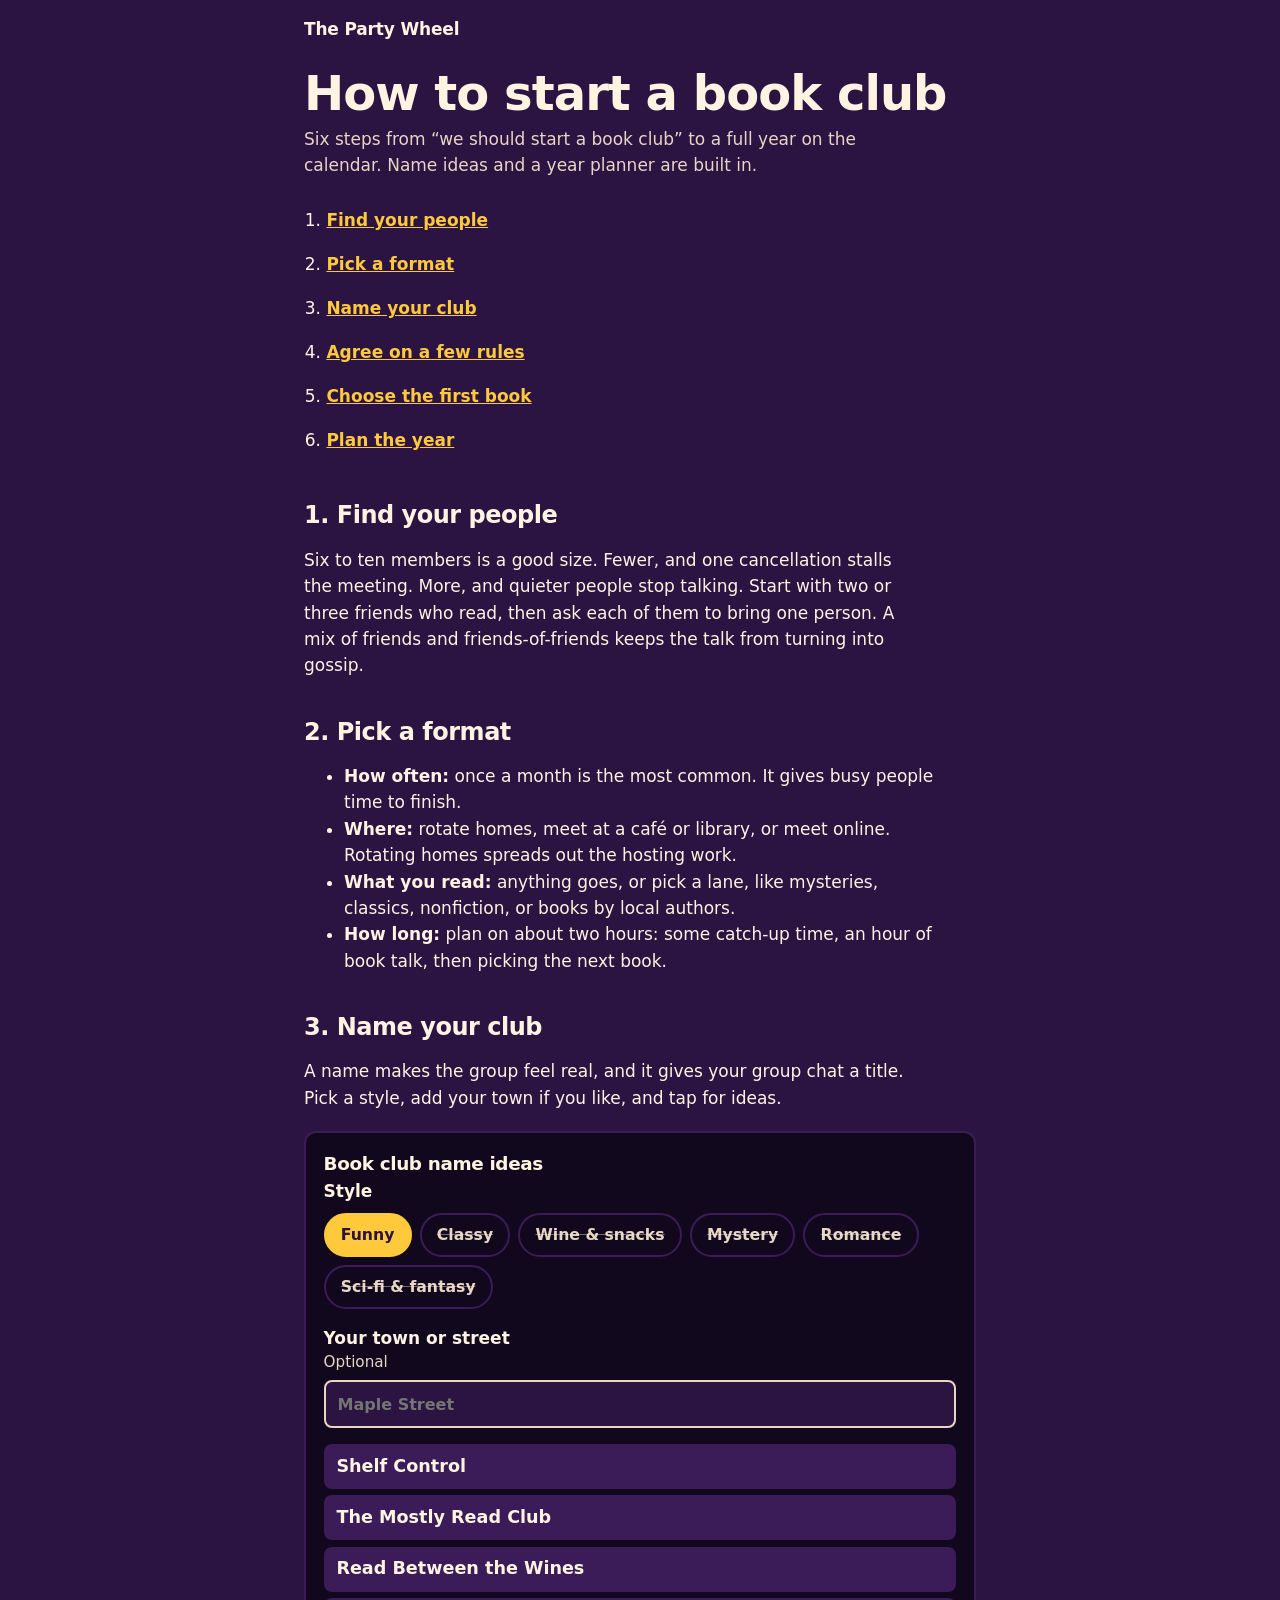
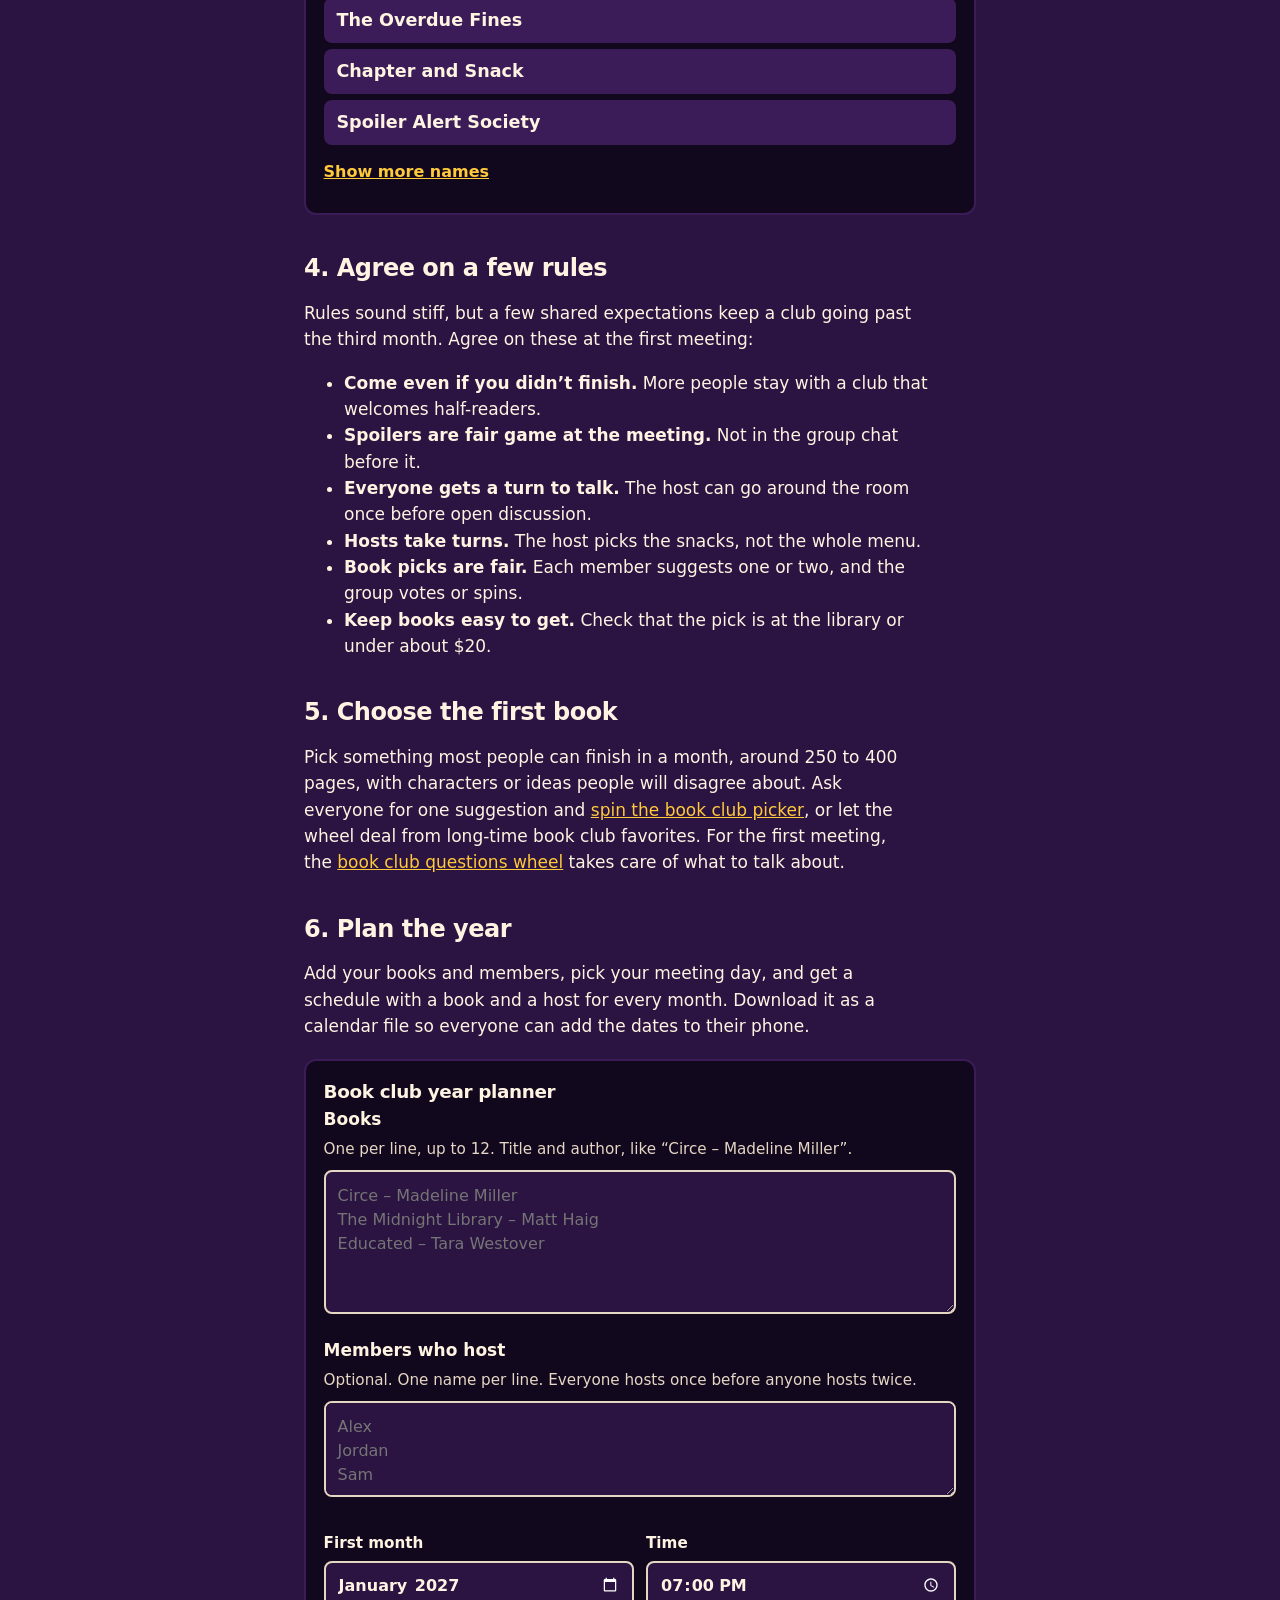
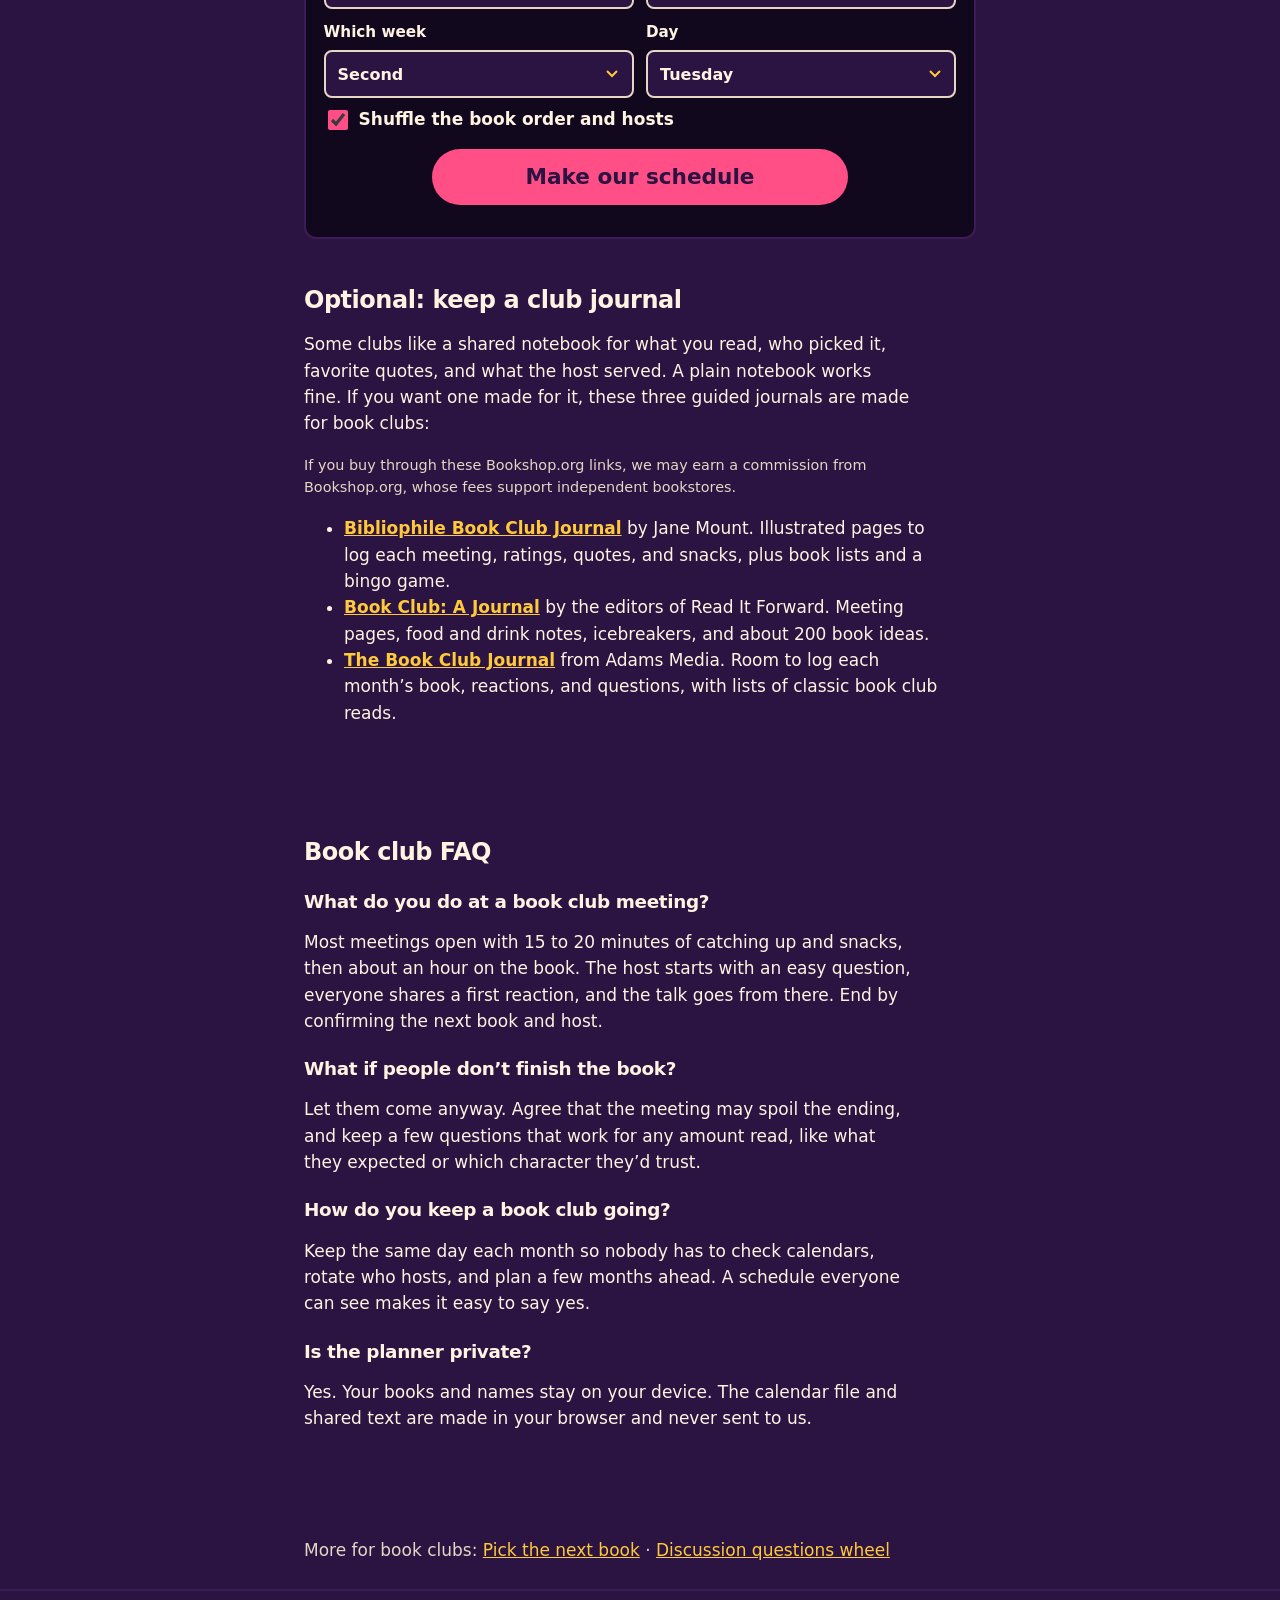
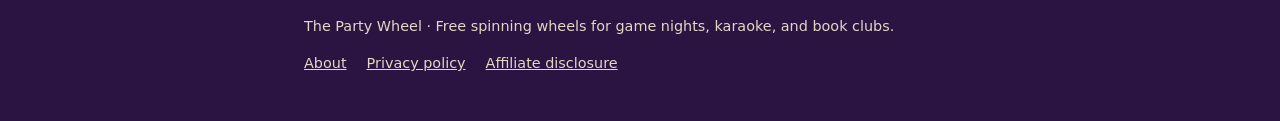
<file: start-a-book-club/index.html>
<!doctype html>
<html lang="en">
<head>
<meta charset="utf-8">
<meta name="viewport" content="width=device-width, initial-scale=1">
<title>How to Start a Book Club – Name Ideas, Rules, and a Year Planner</title>
<meta name="description" content="Start a book club in six steps: find members, pick a name, set simple rules, choose the first book, and plan the whole year with hosts and a calendar file.">
<link rel="canonical" href="https://thepartywheel.com/start-a-book-club/">
<meta property="og:type" content="website">
<meta property="og:site_name" content="The Party Wheel">
<meta property="og:title" content="How to Start a Book Club – Name Ideas, Rules, and a Year Planner">
<meta property="og:description" content="Start a book club in six steps: find members, pick a name, set simple rules, choose the first book, and plan the whole year with hosts and a calendar file.">
<meta property="og:url" content="https://thepartywheel.com/start-a-book-club/">
<meta property="og:image" content="https://thepartywheel.com/assets/og-image.png">
<meta property="og:image:width" content="1200">
<meta property="og:image:height" content="630">
<meta property="og:image:alt" content="A colorful spinning wheel next to the words The Party Wheel: karaoke songs, book club picks, party games">
<meta name="twitter:card" content="summary_large_image">
<link rel="icon" href="/favicon.ico" sizes="48x48">
<link rel="icon" href="/assets/icon.svg" type="image/svg+xml">
<link rel="apple-touch-icon" href="/apple-touch-icon.png">
<meta name="theme-color" content="#2B1342">
<meta name="color-scheme" content="dark">
<link rel="stylesheet" href="../assets/style.css?v=20261113a">
</head>
<body>
<header class="site-header">
  <div class="wrap"><a href="../">The Party Wheel</a></div>
</header>

<main class="wrap">
  <h1>How to start a book club</h1>
  <p class="lede">Six steps from “we should start a book club” to a full year on the calendar. Name ideas and a year planner are built in.</p>

  <nav class="steps-nav" aria-label="Steps on this page">
    <ol>
      <li><a href="#members">Find your people</a></li>
      <li><a href="#format">Pick a format</a></li>
      <li><a href="#name">Name your club</a></li>
      <li><a href="#rules">Agree on a few rules</a></li>
      <li><a href="#first-book">Choose the first book</a></li>
      <li><a href="#planner">Plan the year</a></li>
    </ol>
  </nav>

  <article class="guide steps">
    <h2 id="members">1. Find your people</h2>
    <p>Six to ten members is a good size. Fewer, and one cancellation stalls the meeting. More, and quieter people stop talking. Start with two or three friends who read, then ask each of them to bring one person. A mix of friends and friends-of-friends keeps the talk from turning into gossip.</p>

    <h2 id="format">2. Pick a format</h2>
    <ul>
      <li><strong>How often:</strong> once a month is the most common. It gives busy people time to finish.</li>
      <li><strong>Where:</strong> rotate homes, meet at a café or library, or meet online. Rotating homes spreads out the hosting work.</li>
      <li><strong>What you read:</strong> anything goes, or pick a lane, like mysteries, classics, nonfiction, or books by local authors.</li>
      <li><strong>How long:</strong> plan on about two hours: some catch-up time, an hour of book talk, then picking the next book.</li>
    </ul>

    <h2 id="name">3. Name your club</h2>
    <p>A name makes the group feel real, and it gives your group chat a title. Pick a style, add your town if you like, and tap for ideas.</p>
  </article>

  <section class="tool-box" aria-labelledby="names-heading">
    <h3 id="names-heading">Book club name ideas</h3>
    <fieldset class="chip-group">
      <legend class="field-legend">Style</legend>
      <ul class="chips" id="vibes"></ul>
    </fieldset>
    <label for="town">Your town or street <span class="legend-note">Optional</span></label>
    <input type="text" id="town" class="text-input" maxlength="30" autocomplete="off" placeholder="Maple Street">
    <ul class="name-list" id="names" aria-live="polite"></ul>
    <button class="text-btn" id="more-names" type="button">Show more names</button>
  </section>

  <article class="guide steps">
    <h2 id="rules">4. Agree on a few rules</h2>
    <p>Rules sound stiff, but a few shared expectations keep a club going past the third month. Agree on these at the first meeting:</p>
    <ul>
      <li><strong>Come even if you didn’t finish.</strong> More people stay with a club that welcomes half-readers.</li>
      <li><strong>Spoilers are fair game at the meeting.</strong> Not in the group chat before it.</li>
      <li><strong>Everyone gets a turn to talk.</strong> The host can go around the room once before open discussion.</li>
      <li><strong>Hosts take turns.</strong> The host picks the snacks, not the whole menu.</li>
      <li><strong>Book picks are fair.</strong> Each member suggests one or two, and the group votes or spins.</li>
      <li><strong>Keep books easy to get.</strong> Check that the pick is at the library or under about $20.</li>
    </ul>

    <h2 id="first-book">5. Choose the first book</h2>
    <p>Pick something most people can finish in a month, around 250 to 400 pages, with characters or ideas people will disagree about. Ask everyone for one suggestion and <a href="../book-club-picker/">spin the book club picker</a>, or let the wheel deal from long-time book club favorites. For the first meeting, the <a href="../book-club-questions/">book club questions wheel</a> takes care of what to talk about.</p>

    <h2 id="planner">6. Plan the year</h2>
    <p>Add your books and members, pick your meeting day, and get a schedule with a book and a host for every month. Download it as a calendar file so everyone can add the dates to their phone.</p>
  </article>

  <section class="tool-box" aria-labelledby="planner-heading">
    <h3 id="planner-heading">Book club year planner</h3>
    <p class="help" id="prefill-note" hidden></p>
    <label for="plan-books">Books</label>
    <p class="help" id="books-help">One per line, up to 12. Title and author, like “Circe – Madeline Miller”.</p>
    <textarea id="plan-books" aria-describedby="books-help" spellcheck="false" placeholder="Circe – Madeline Miller&#10;The Midnight Library – Matt Haig&#10;Educated – Tara Westover"></textarea>

    <label for="plan-hosts">Members who host</label>
    <p class="help" id="hosts-help">Optional. One name per line. Everyone hosts once before anyone hosts twice.</p>
    <textarea id="plan-hosts" class="short" aria-describedby="hosts-help" spellcheck="false" placeholder="Alex&#10;Jordan&#10;Sam"></textarea>

    <div class="filters">
      <div class="field"><label for="plan-start">First month</label><input type="month" id="plan-start" class="text-input"></div>
      <div class="field"><label for="plan-time">Time</label><input type="time" id="plan-time" class="text-input" value="19:00"></div>
      <div class="field"><label for="plan-week">Which week</label>
        <select id="plan-week"><option value="1">First</option><option value="2" selected>Second</option><option value="3">Third</option><option value="4">Fourth</option><option value="5">Last</option></select></div>
      <div class="field"><label for="plan-day">Day</label>
        <select id="plan-day"><option value="0">Sunday</option><option value="1">Monday</option><option value="2" selected>Tuesday</option><option value="3">Wednesday</option><option value="4">Thursday</option><option value="5">Friday</option><option value="6">Saturday</option></select></div>
    </div>
    <p class="check"><input type="checkbox" id="plan-shuffle" checked><label for="plan-shuffle">Shuffle the book order and hosts</label></p>
    <button class="spin-btn" id="plan-make" type="button">Make our schedule</button>
    <p class="status" id="plan-status" aria-live="polite"></p>

    <div id="plan-output" hidden>
      <h4 class="plan-title" id="plan-title" tabindex="-1">Your book club year</h4>
      <ol class="plan-list" id="plan-list"></ol>
      <div class="row plan-actions">
        <button class="text-btn" id="plan-ics" type="button">Download calendar file</button>
        <button class="text-btn" id="plan-share" type="button">Share as text</button>
        <button class="text-btn" id="plan-print" type="button">Print</button>
      </div>
      <p class="share-status" id="plan-share-status" aria-live="polite"></p>
      <p class="help">The calendar file works with iPhone, Android, Google, and Outlook calendars. Send it in your group chat so everyone can add the dates.</p>
    </div>
  </section>

  <article class="guide">
    <h2 id="journal">Optional: keep a club journal</h2>
    <p>Some clubs like a shared notebook for what you read, who picked it, favorite quotes, and what the host served. A plain notebook works fine. If you want one made for it, these three guided journals are made for book clubs:</p>
    <p class="disclosure">If you buy through these Bookshop.org links, we may earn a commission from Bookshop.org, whose fees support independent bookstores.</p>
    <ul>
      <li><a href="https://bookshop.org/a/129730/9781797233840" target="_blank" rel="sponsored noopener"><strong>Bibliophile Book Club Journal</strong></a> by Jane Mount. Illustrated pages to log each meeting, ratings, quotes, and snacks, plus book lists and a bingo game.</li>
      <li><a href="https://bookshop.org/a/129730/9780525575535" target="_blank" rel="sponsored noopener"><strong>Book Club: A Journal</strong></a> by the editors of Read It Forward. Meeting pages, food and drink notes, icebreakers, and about 200 book ideas.</li>
      <li><a href="https://bookshop.org/a/129730/9781507214022" target="_blank" rel="sponsored noopener"><strong>The Book Club Journal</strong></a> from Adams Media. Room to log each month’s book, reactions, and questions, with lists of classic book club reads.</li>
    </ul>
  </article>

  <article class="guide">
    <h2>Book club FAQ</h2>
    <h3>What do you do at a book club meeting?</h3>
    <p>Most meetings open with 15 to 20 minutes of catching up and snacks, then about an hour on the book. The host starts with an easy question, everyone shares a first reaction, and the talk goes from there. End by confirming the next book and host.</p>
    <h3>What if people don’t finish the book?</h3>
    <p>Let them come anyway. Agree that the meeting may spoil the ending, and keep a few questions that work for any amount read, like what they expected or which character they’d trust.</p>
    <h3>How do you keep a book club going?</h3>
    <p>Keep the same day each month so nobody has to check calendars, rotate who hosts, and plan a few months ahead. A schedule everyone can see makes it easy to say yes.</p>
    <h3>Is the planner private?</h3>
    <p>Yes. Your books and names stay on your device. The calendar file and shared text are made in your browser and never sent to us.</p>
  </article>

  <p class="related">More for book clubs: <a href="../book-club-picker/">Pick the next book</a> · <a href="../book-club-questions/">Discussion questions wheel</a></p>
</main>

<footer class="site-footer">
  <div class="wrap">The Party Wheel · Free spinning wheels for game nights, karaoke, and book clubs.
    <nav class="footer-links" aria-label="Site information"><a href="../about/">About</a><a href="../privacy/">Privacy policy</a><a href="../affiliate-disclosure/">Affiliate disclosure</a></nav>
  </div>
</footer>

<script src="start.js?v=20261102a"></script>
<script src="../assets/count.js?v=20261121a" defer></script>
</body>
</html>
</file>
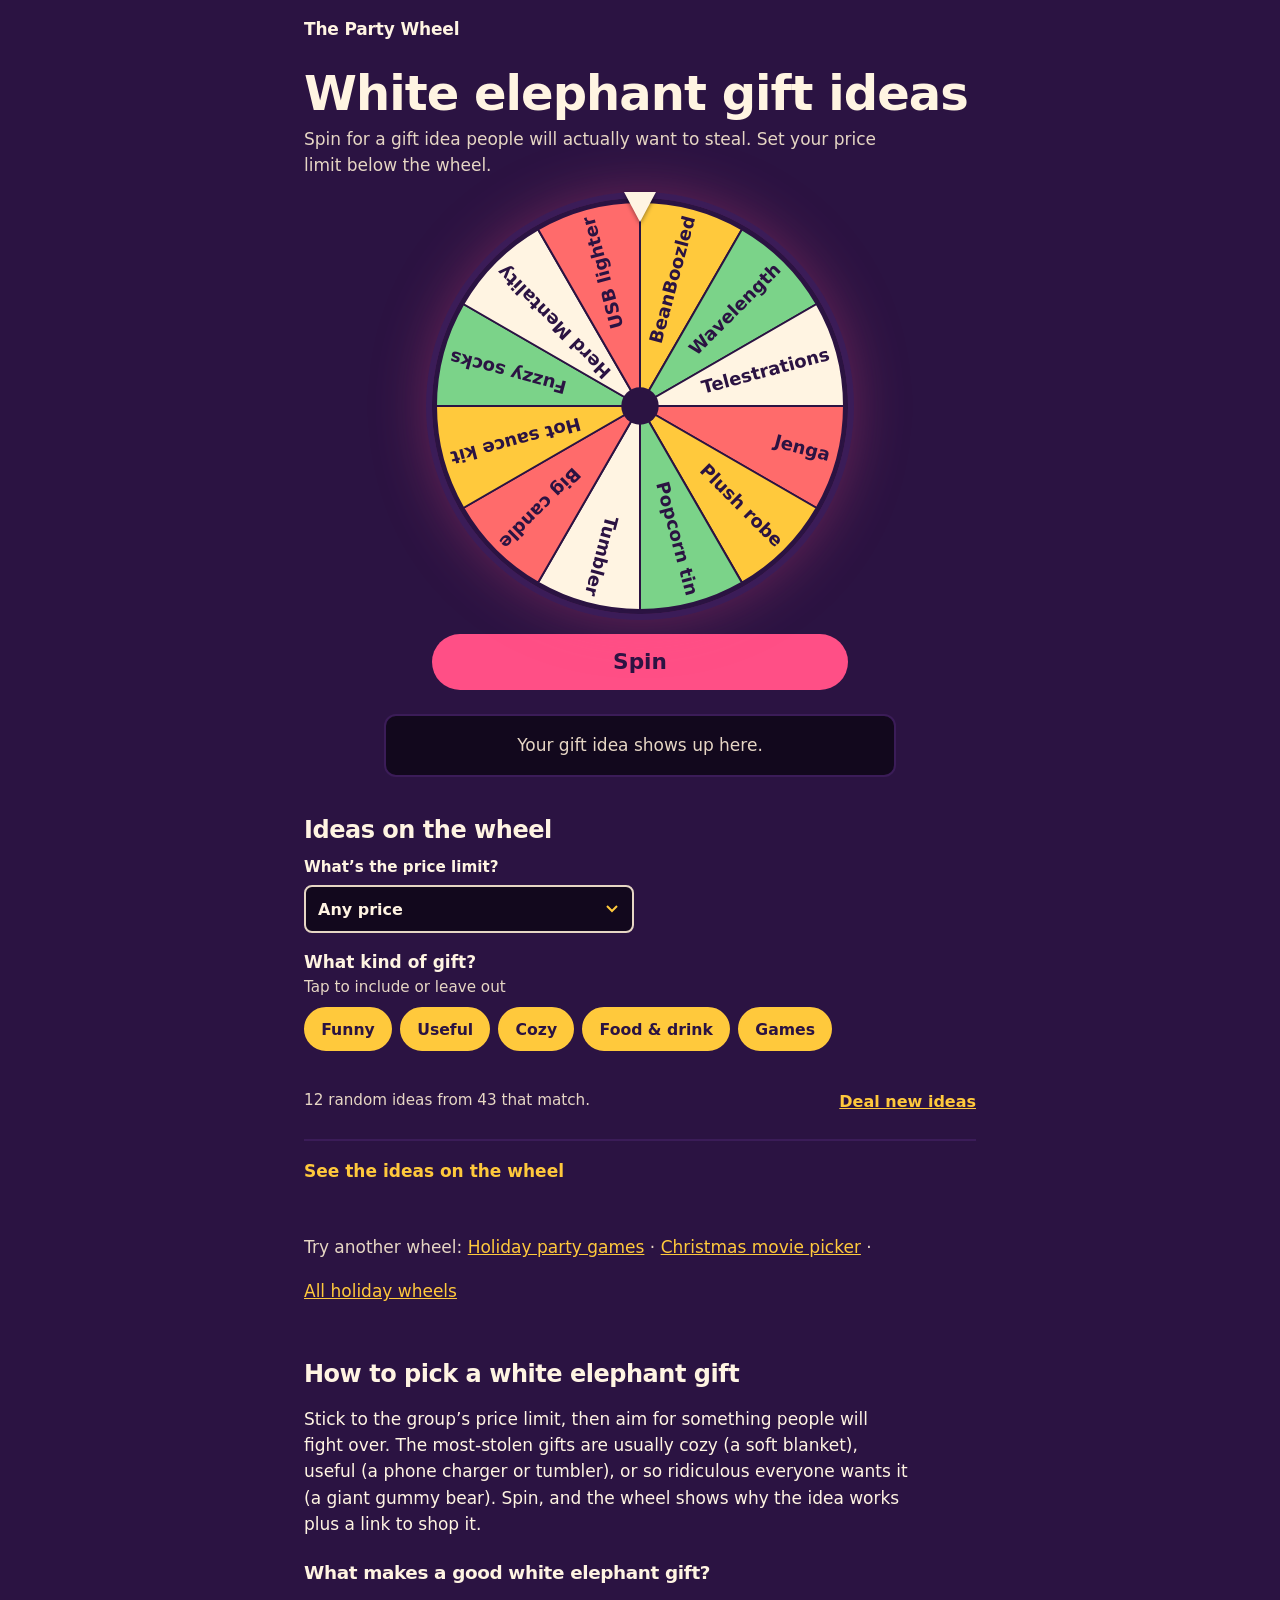
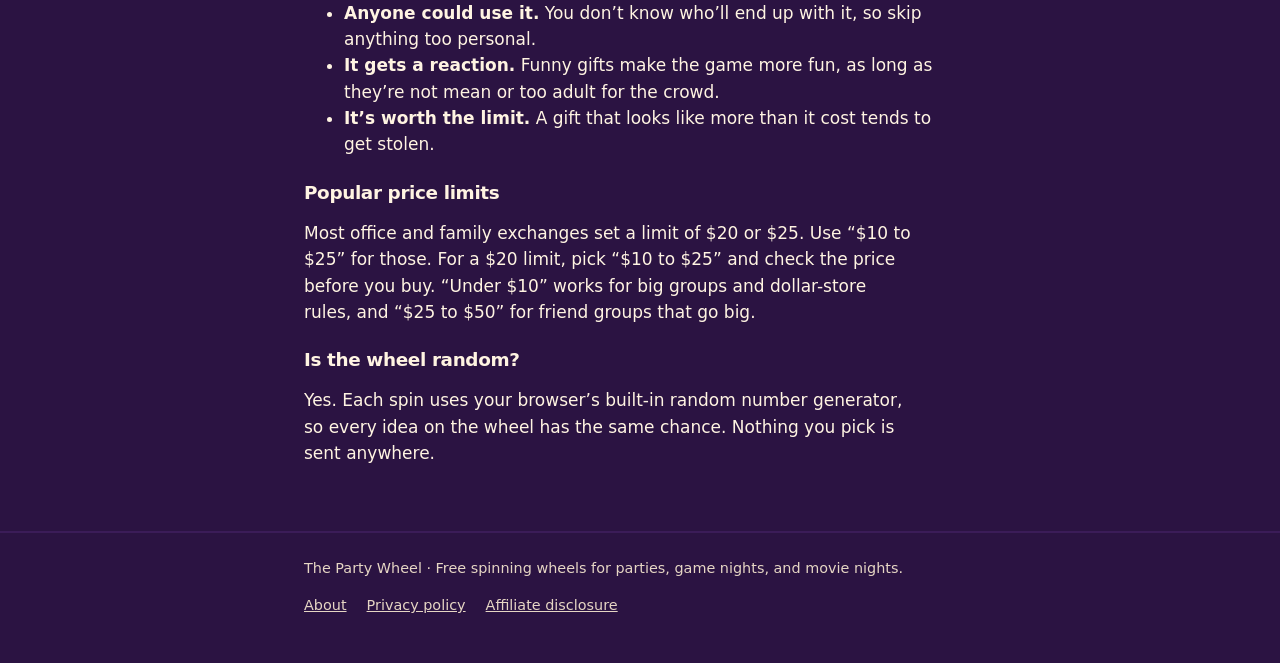
<file: white-elephant-gift-ideas/index.html>
<!doctype html>
<html lang="en">
<head>
<meta charset="utf-8">
<meta name="viewport" content="width=device-width, initial-scale=1">
<title>White Elephant Gift Ideas Picker Wheel – Under $10 to $50</title>
<meta name="description" content="Stuck on a white elephant gift? Spin for ideas under $10, $10–25 or $25–50: funny, useful, cozy or snacks. Each idea links to shop it. Free on any phone.">
<link rel="canonical" href="https://thepartywheel.com/white-elephant-gift-ideas/">
<meta property="og:type" content="website">
<meta property="og:site_name" content="The Party Wheel">
<meta property="og:title" content="White Elephant Gift Ideas Picker Wheel – Under $10 to $50">
<meta property="og:description" content="Stuck on a white elephant gift? Spin for ideas under $10, $10–25 or $25–50: funny, useful, cozy or snacks. Each idea links to shop it. Free on any phone.">
<meta property="og:url" content="https://thepartywheel.com/white-elephant-gift-ideas/">
<meta property="og:image" content="https://thepartywheel.com/assets/og-image.png">
<meta property="og:image:width" content="1200">
<meta property="og:image:height" content="630">
<meta property="og:image:alt" content="A colorful spinning wheel next to the words The Party Wheel: karaoke songs, book club picks, party games">
<meta name="twitter:card" content="summary_large_image">
<link rel="icon" href="/favicon.ico" sizes="48x48">
<link rel="icon" href="/assets/icon.svg" type="image/svg+xml">
<link rel="apple-touch-icon" href="/apple-touch-icon.png">
<meta name="theme-color" content="#2B1342">
<meta name="color-scheme" content="dark">
<link rel="stylesheet" href="../assets/style.css?v=20261113a">
</head>
<body>
<header class="site-header">
  <div class="wrap"><a href="../">The Party Wheel</a></div>
</header>

<main class="wrap">
  <h1>White elephant gift ideas</h1>
  <p class="lede">Spin for a gift idea people will actually want to steal. Set your price limit below the wheel.</p>

  <div class="stage">
    <div class="pointer" aria-hidden="true"></div>
    <canvas id="wheel" role="img" aria-label="Spinning wheel of white elephant gift ideas"></canvas>
  </div>
  <button class="spin-btn" id="spin" type="button">Spin</button>

  <div class="result" id="result" aria-live="polite">
    <p class="result-hint">Your gift idea shows up here.</p>
  </div>

  <section class="controls" aria-labelledby="list-heading">
    <h2 id="list-heading">Ideas on the wheel</h2>

    <div class="filters">
      <div class="field">
        <label for="price">What’s the price limit?</label>
        <select id="price">
          <option value="any">Any price</option>
          <option value="u10">Under $10</option>
          <option value="u25">$10 to $25</option>
          <option value="u50">$25 to $50</option>
        </select>
      </div>
    </div>
    <fieldset class="chip-group" style="margin-top:1rem">
      <legend class="field-legend">What kind of gift? <span class="legend-note">Tap to include or leave out</span></legend>
      <ul class="chips" id="vibes"></ul>
    </fieldset>
    <div class="row">
      <p class="status" id="status" aria-live="polite"></p>
      <button class="text-btn" id="deal" type="button">Deal new ideas</button>
    </div>
    <details class="own-list">
      <summary>See the ideas on the wheel</summary>
      <ul class="book-list" id="gift-list"></ul>
    </details>
    <p class="disclosure" id="disclosure" hidden></p>
  </section>

  <p class="related">Try another wheel: <a href="../party-game-picker/?occasion=holiday">Holiday party games</a> · <a href="../christmas-movie-picker/">Christmas movie picker</a> · <a href="../holiday-wheels/">All holiday wheels</a></p>

  <article class="guide">
    <h2>How to pick a white elephant gift</h2>
    <p>Stick to the group’s price limit, then aim for something people will fight over. The most-stolen gifts are usually cozy (a soft blanket), useful (a phone charger or tumbler), or so ridiculous everyone wants it (a giant gummy bear). Spin, and the wheel shows why the idea works plus a link to shop it.</p>

    <h3>What makes a good white elephant gift?</h3>
    <ul>
      <li><strong>Anyone could use it.</strong> You don’t know who’ll end up with it, so skip anything too personal.</li>
      <li><strong>It gets a reaction.</strong> Funny gifts make the game more fun, as long as they’re not mean or too adult for the crowd.</li>
      <li><strong>It’s worth the limit.</strong> A gift that looks like more than it cost tends to get stolen.</li>
    </ul>

    <h3>Popular price limits</h3>
    <p>Most office and family exchanges set a limit of $20 or $25. Use “$10 to $25” for those. For a $20 limit, pick “$10 to $25” and check the price before you buy. “Under $10” works for big groups and dollar-store rules, and “$25 to $50” for friend groups that go big.</p>

    <h3>Is the wheel random?</h3>
    <p>Yes. Each spin uses your browser’s built-in random number generator, so every idea on the wheel has the same chance. Nothing you pick is sent anywhere.</p>
  </article>
</main>

<footer class="site-footer">
  <div class="wrap">The Party Wheel · Free spinning wheels for parties, game nights, and movie nights.
    <nav class="footer-links" aria-label="Site information"><a href="../about/">About</a><a href="../privacy/">Privacy policy</a><a href="../affiliate-disclosure/">Affiliate disclosure</a></nav>
  </div>
</footer>

<script src="../assets/wheel.js?v=20261121a"></script>
<script src="../assets/links.js?v=20261113a"></script>
<script src="gifts.js?v=20261010c"></script>
<script>
(function () {
  const WHEEL_SIZE = 12;
  const STORE_KEY = 'pp-gifts-v1';
  const $ = (id) => document.getElementById(id);
  const spinBtn = $('spin'), result = $('result'), status = $('status'), priceSel = $('price');
  const GIFTS = window.GIFT_IDEAS || [];
  const L = window.PartyLinks;
  const VIBES = [['funny', 'Funny'], ['useful', 'Useful'], ['cozy', 'Cozy'], ['food', 'Food & drink'], ['games', 'Games']];
  const PRICES = { u10: 'Under $10', u25: '$10 to $25', u50: '$25 to $50' };
  const vibeLabel = Object.fromEntries(VIBES);
  const byName = Object.fromEntries(GIFTS.map((g) => [g[0].toLowerCase(), g]));
  const has = (o, k) => typeof k === 'string' && Object.prototype.hasOwnProperty.call(o, k);

  const state = { price: 'any', vibes: VIBES.map(([id]) => id), dealt: [] };
  const store = {
    get() { try { return JSON.parse(localStorage.getItem(STORE_KEY)) || {}; } catch (e) { return {}; } },
    set(v) { try { localStorage.setItem(STORE_KEY, JSON.stringify(v)); } catch (e) {} }
  };
  const save = () => store.set({ price: state.price, vibes: state.vibes });

  const wheel = new Wheel($('wheel'), {
    colors: ['#FF6B6B', '#FFC93C', '#7BD389', '#FFF4E2'],
    labelFn: (name) => { const g = byName[name.toLowerCase()]; return (g && g[5]) || name; },
    onResult(name) {
      const g = byName[name.toLowerCase()];
      result.innerHTML = '';
      const label = document.createElement('p'); label.className = 'result-label'; label.textContent = 'Gift idea';
      const main = document.createElement('p'); main.className = 'lyric'; main.textContent = name;
      result.append(label, main);
      if (g) {
        const meta = document.createElement('p'); meta.className = 'artist';
        meta.textContent = `Typical budget: ${PRICES[g[1]].replace('Under', 'under')} · ${vibeLabel[g[2]]}`;
        const how = document.createElement('p'); how.className = 'how-to'; how.textContent = g[4];
        const note = document.createElement('p'); note.className = 'help'; note.textContent = 'Prices vary. Check the price before you buy.';
        result.append(meta, how, L.giftLinks(g[3]), note);
        if (L.isAffiliate('shop')) { const d = document.createElement('p'); d.className = 'disclosure'; d.textContent = L.disclosure('shop'); result.append(d); }
      }
      requestAnimationFrame(() => main.classList.add('sing'));
      const still = window.matchMedia('(prefers-reduced-motion: reduce)').matches;
      result.scrollIntoView({ behavior: still ? 'auto' : 'smooth', block: 'nearest' });
      spinBtn.disabled = state.dealt.length < 2;
      spinBtn.textContent = 'Spin again';
    }
  });

  function refresh() { wheel.setItems(state.dealt.map((g) => g[0])); spinBtn.disabled = state.dealt.length < 2; }

  function renderList() {
    const ul = $('gift-list'); ul.innerHTML = '';
    state.dealt.forEach((g, i) => {
      const li = document.createElement('li');
      const row = document.createElement('div'); row.className = 'book-row';
      const name = document.createElement('span'); name.textContent = `${g[0]} (${PRICES[g[1]]})`;
      const btn = document.createElement('button');
      btn.type = 'button'; btn.className = 'text-btn options-btn'; btn.textContent = 'Options';
      btn.setAttribute('aria-expanded', 'false'); btn.setAttribute('aria-label', `Options for ${g[0]}`);
      const panel = L.giftLinks(g[3]);
      panel.id = `gift-opts-${i}`; panel.hidden = true; btn.setAttribute('aria-controls', panel.id);
      btn.addEventListener('click', () => { const open = btn.getAttribute('aria-expanded') === 'true'; btn.setAttribute('aria-expanded', String(!open)); panel.hidden = open; });
      row.append(name, btn); li.append(row, panel); ul.append(li);
    });
  }

  function randomInt(n) { const r = new Uint32Array(1); crypto.getRandomValues(r); return r[0] % n; }
  function sample(arr, n) { const a = arr.slice(); for (let i = a.length - 1; i > 0; i--) { const j = randomInt(i + 1); [a[i], a[j]] = [a[j], a[i]]; } return a.slice(0, n); }

  function deal() {
    const on = new Set(state.vibes);
    const pool = GIFTS.filter((g) => on.has(g[2]) && (state.price === 'any' || g[1] === state.price));
    state.dealt = sample(pool, WHEEL_SIZE);
    renderList();
    if (!on.size) status.textContent = 'Turn on at least one kind of gift.';
    else if (pool.length < 2) status.textContent = 'Not enough ideas match. Try another price or kind of gift.';
    else if (pool.length <= WHEEL_SIZE) status.textContent = `All ${pool.length} matching ideas are on the wheel.`;
    else status.textContent = `12 random ideas from ${pool.length} that match.`;
    $('deal').hidden = pool.length <= WHEEL_SIZE;
    result.innerHTML = '<p class="result-hint">Your gift idea shows up here.</p>';
    spinBtn.textContent = 'Spin';
    refresh(); save();
  }

  VIBES.forEach(([id, name]) => {
    const li = document.createElement('li'); const b = document.createElement('button');
    b.type = 'button'; b.className = 'chip'; b.dataset.vibe = id; b.textContent = name;
    b.addEventListener('click', () => {
      const i = state.vibes.indexOf(id); if (i >= 0) state.vibes.splice(i, 1); else state.vibes.push(id);
      syncChips(); deal();
    });
    li.append(b); $('vibes').append(li);
  });
  function syncChips() { $('vibes').querySelectorAll('button').forEach((b) => b.setAttribute('aria-pressed', String(state.vibes.includes(b.dataset.vibe)))); }

  priceSel.addEventListener('change', () => { state.price = priceSel.value; deal(); });
  $('deal').addEventListener('click', deal);
  spinBtn.addEventListener('click', () => {
    if (wheel.spin()) { spinBtn.disabled = true; spinBtn.textContent = 'Spinning…'; result.innerHTML = '<p class="result-hint">Spinning…</p>'; }
  });

  const saved = store.get();
  if (has(PRICES, saved.price)) state.price = saved.price;
  if (Array.isArray(saved.vibes)) state.vibes = saved.vibes.filter((t) => has(vibeLabel, t));
  // Preset links: ?price=u25&vibes=funny,cozy. Only known values are accepted.
  const qp = new URLSearchParams(location.search);
  let preset = false;
  if (has(PRICES, qp.get('price'))) { state.price = qp.get('price'); preset = true; }
  if (qp.get('vibes')) {
    const t = qp.get('vibes').split(',').filter((x) => has(vibeLabel, x));
    if (t.length) { state.vibes = t; preset = true; }
  }
  if (preset) {
    if (!qp.get('vibes')) state.vibes = VIBES.map(([id]) => id);
    if (!has(PRICES, qp.get('price'))) state.price = 'any';
  }
  priceSel.value = state.price;
  const showDisc = L.isAffiliate('shop');
  $('disclosure').hidden = !showDisc; $('disclosure').textContent = showDisc ? L.disclosure('shop') : '';
  syncChips(); deal();
})();
</script>
<script src="../assets/count.js?v=20261121a" defer></script>
</body>
</html>
</file>
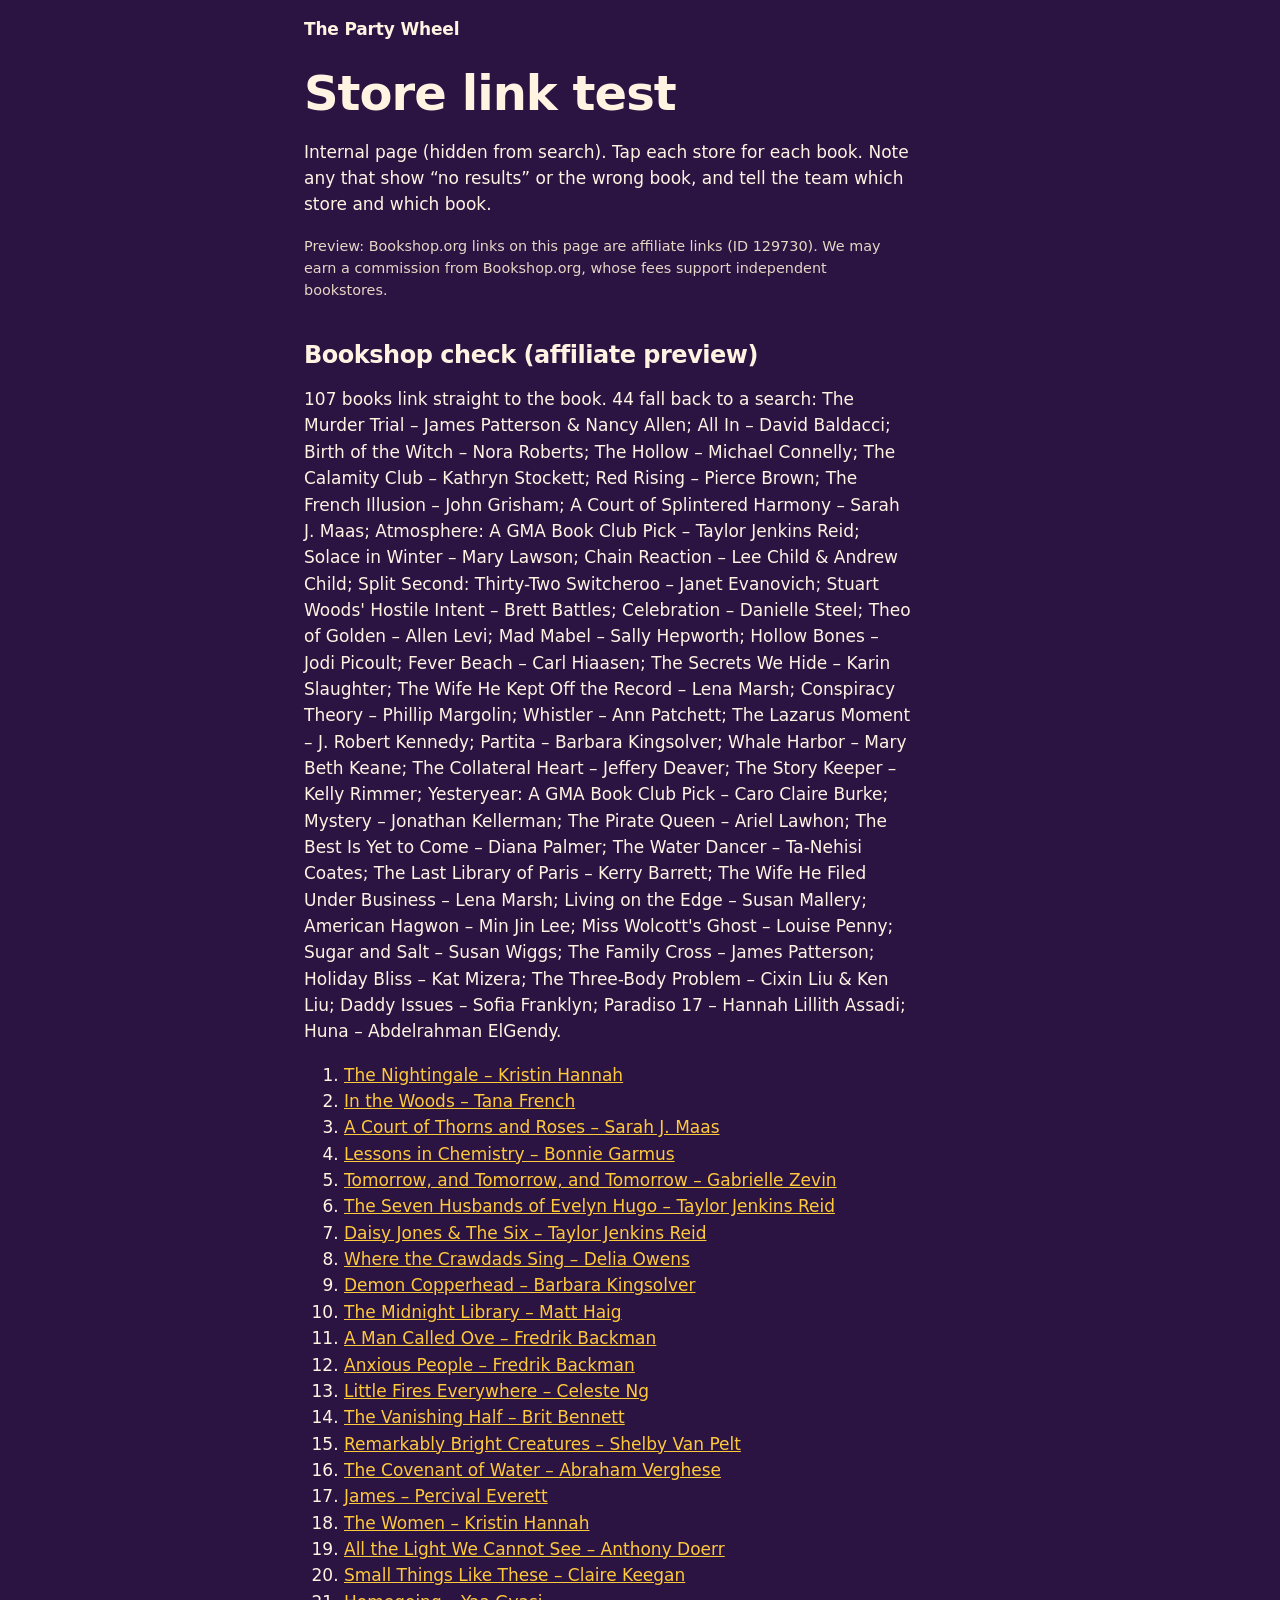
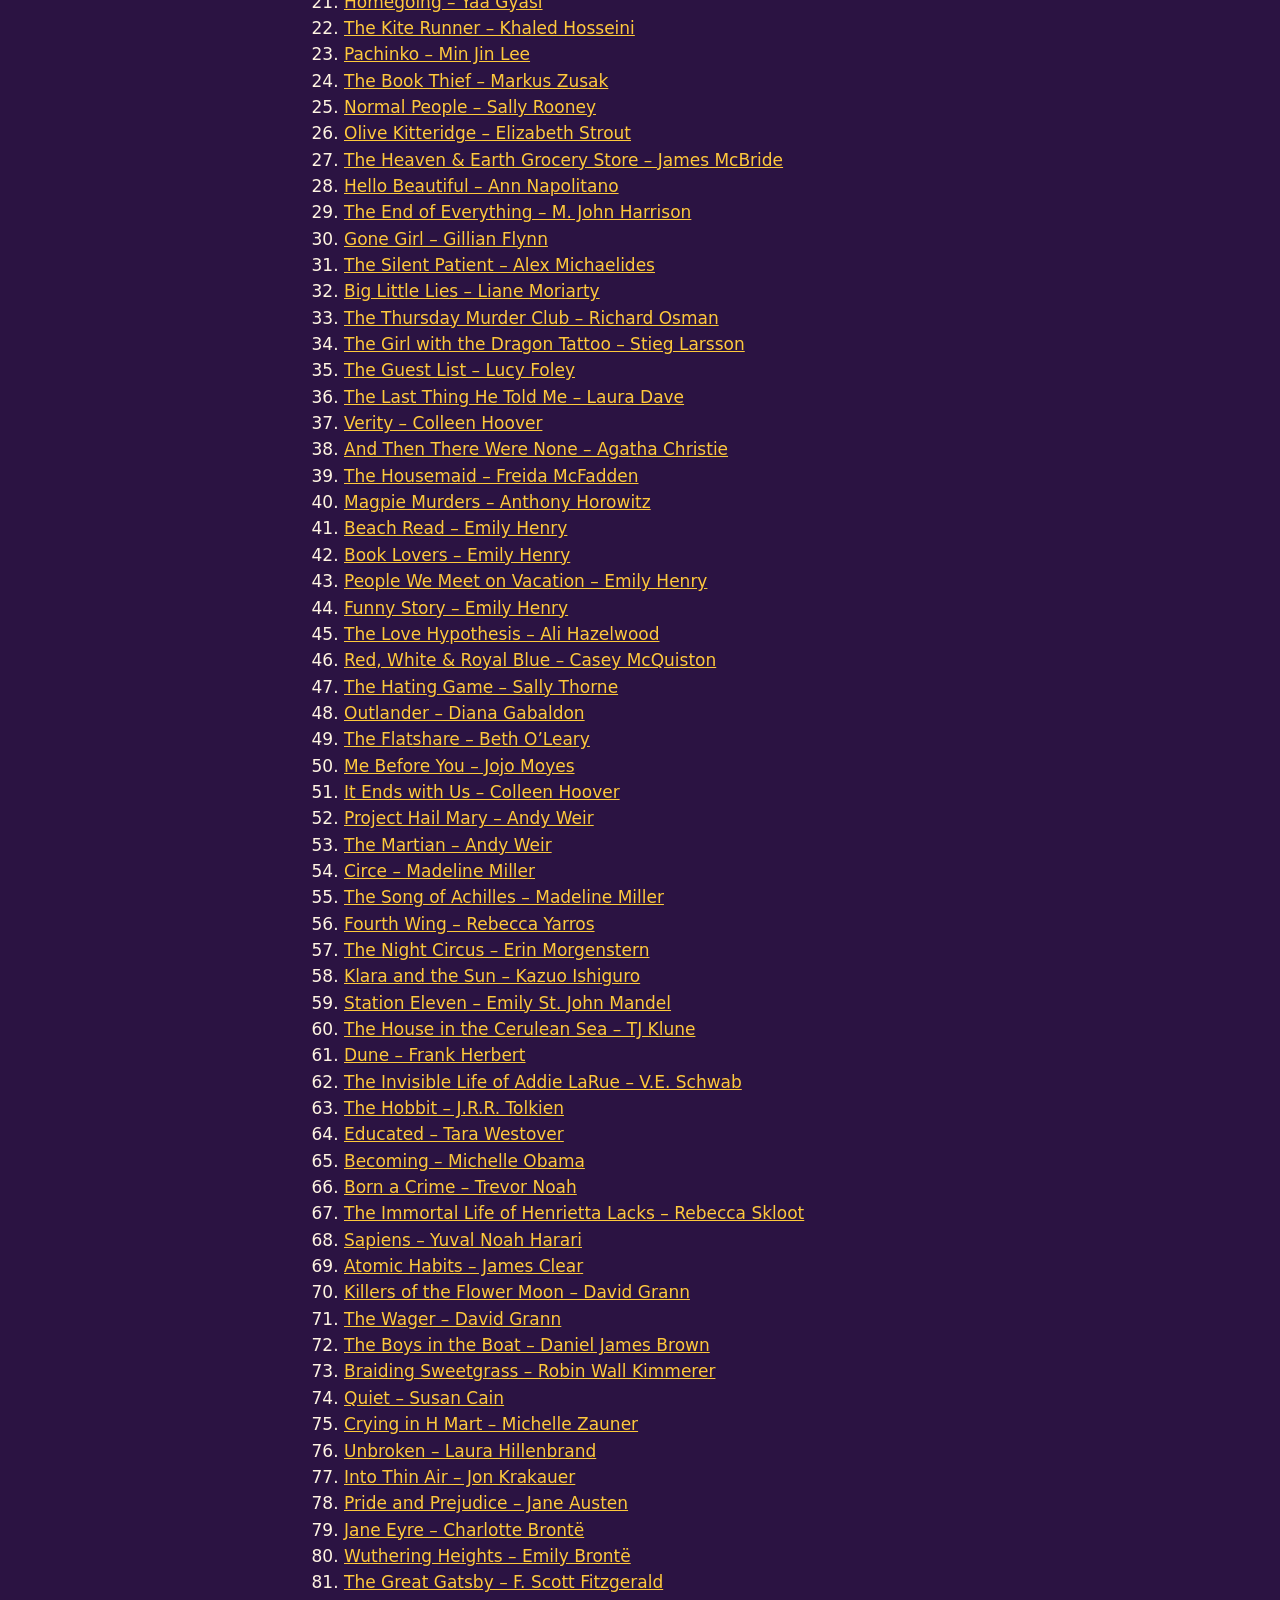
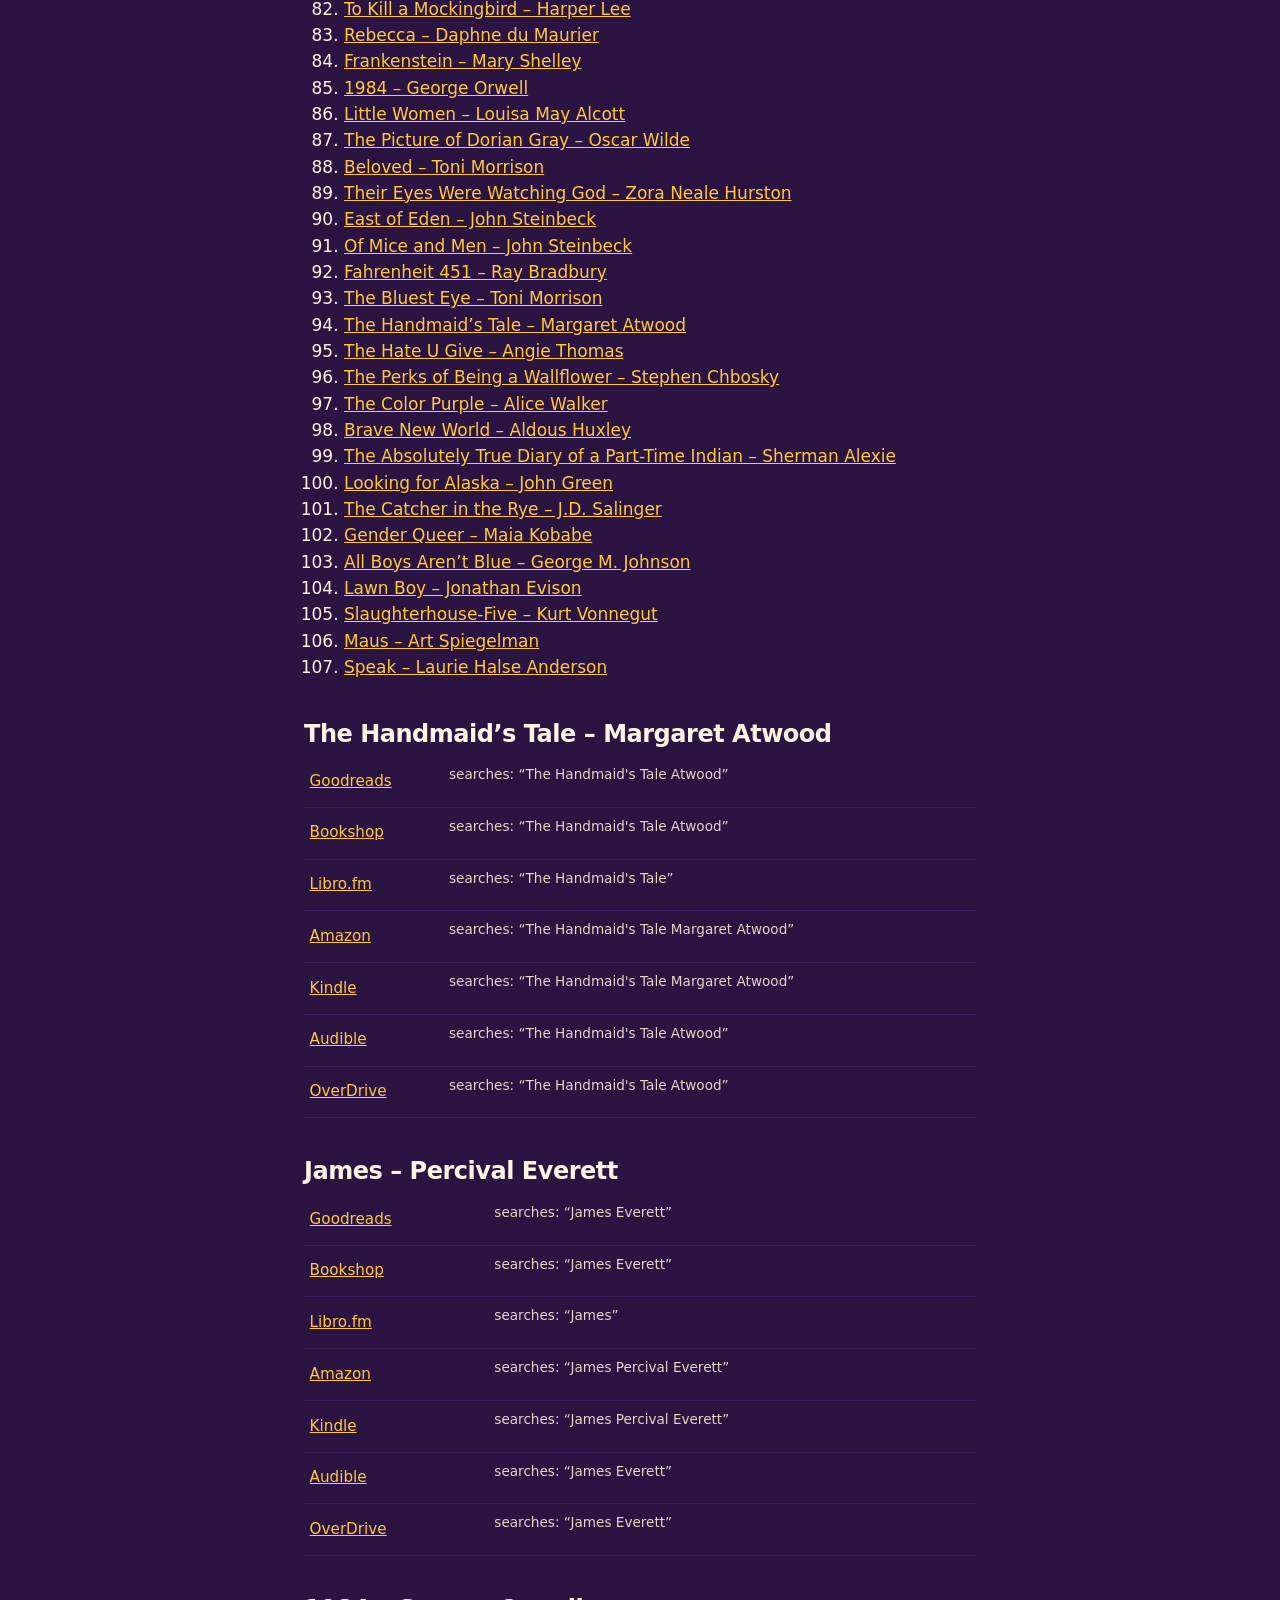
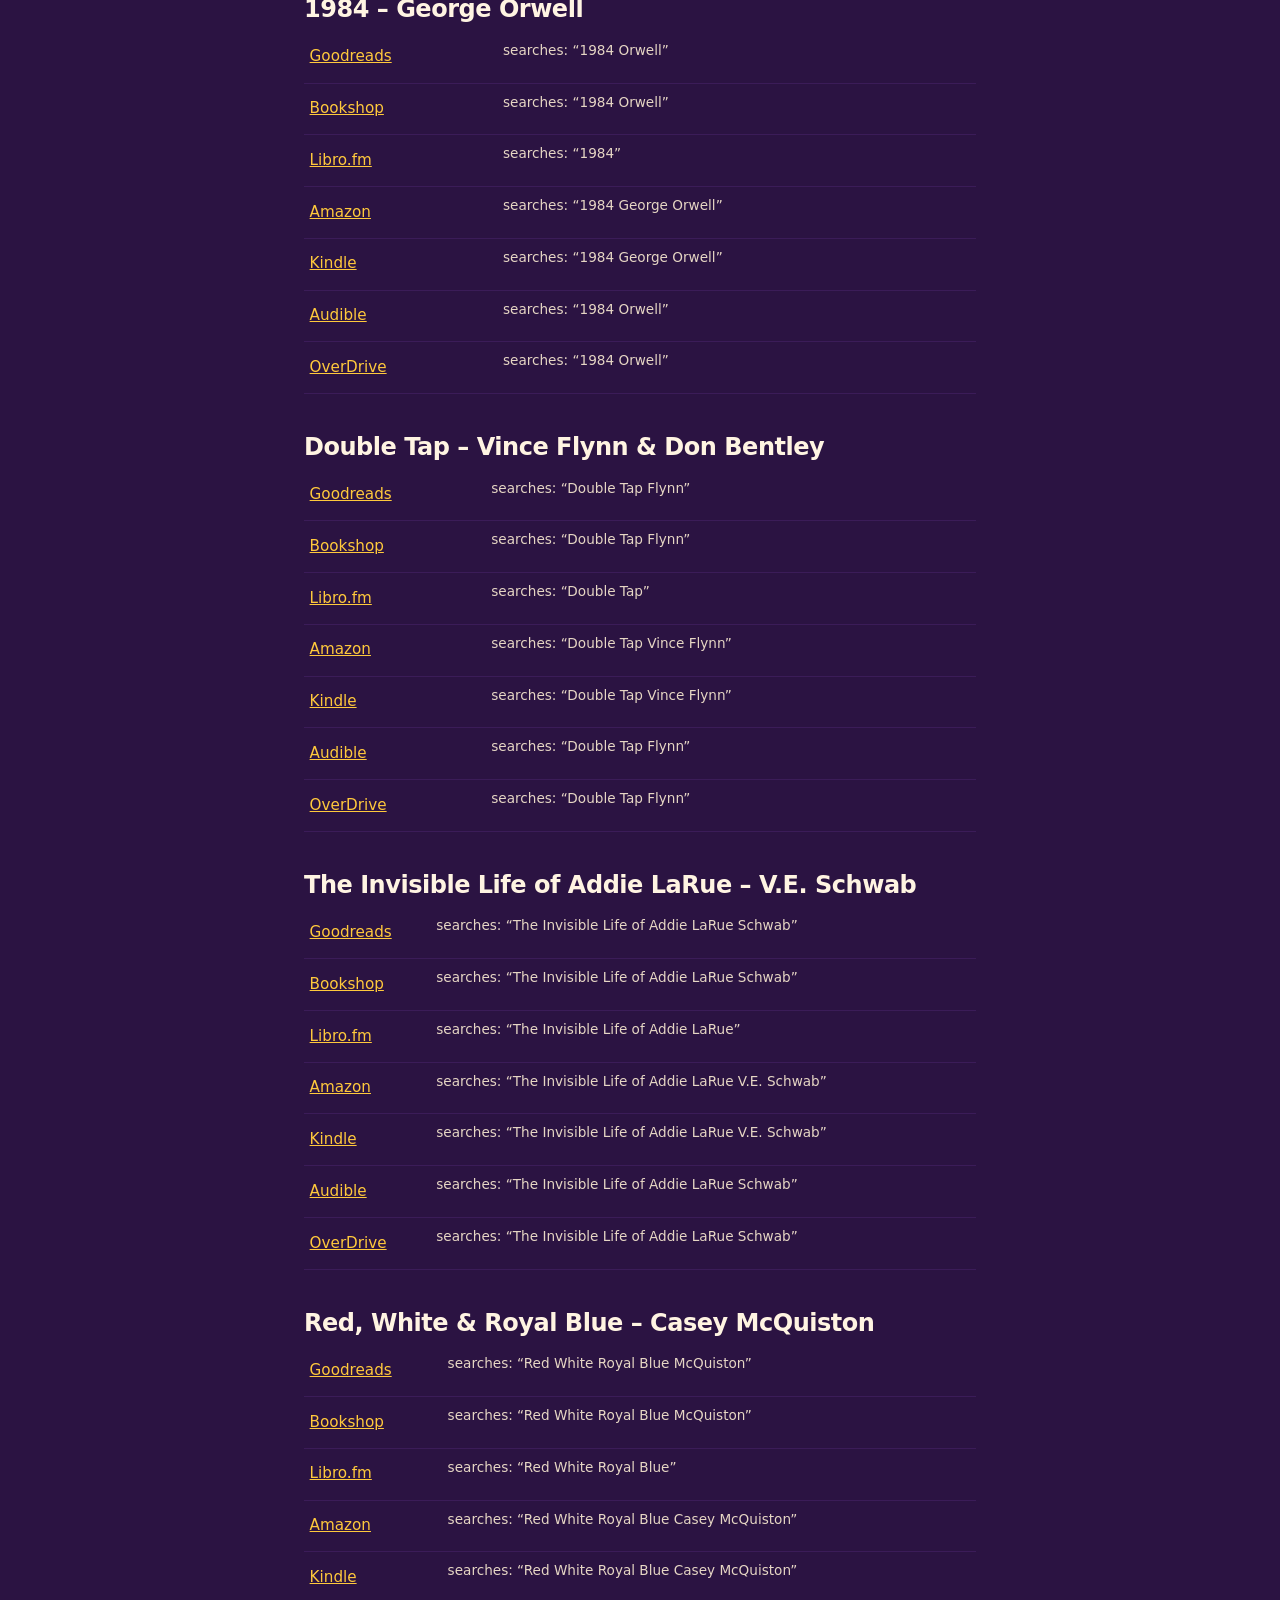
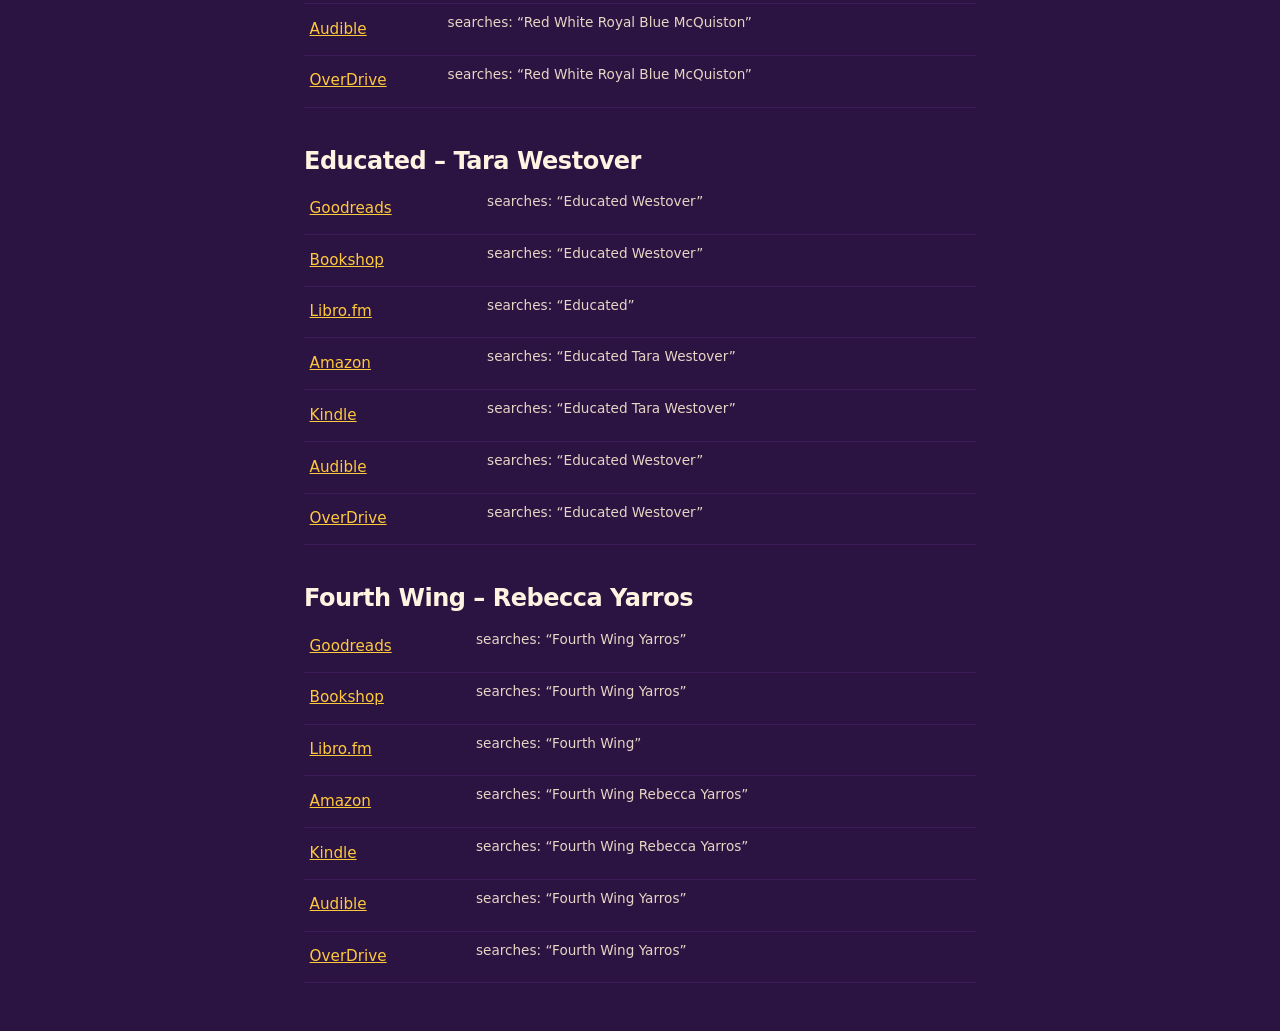
<file: tools/link-test/index.html>
<!doctype html>
<html lang="en">
<head>
<meta charset="utf-8">
<meta name="viewport" content="width=device-width, initial-scale=1">
<title>Link test – The Party Wheel</title>
<meta name="robots" content="noindex, nofollow">
<link rel="icon" href="/favicon.ico" sizes="48x48">
<link rel="icon" href="/assets/icon.svg" type="image/svg+xml">
<link rel="apple-touch-icon" href="/apple-touch-icon.png">
<meta name="theme-color" content="#2B1342">
<meta name="color-scheme" content="dark">
<link rel="stylesheet" href="../../assets/style.css?v=20261113a">
<style>
  .t { width: 100%; border-collapse: collapse; font-size: 0.95rem; }
  .t th, .t td { text-align: left; padding: 0.5rem 0.35rem; border-bottom: 1px solid var(--plum-2); vertical-align: top; }
  .t td a { display: inline-block; padding: 0.35rem 0; }
  .terms { color: var(--cream-dim); font-size: 0.85rem; display: block; }
</style>
</head>
<body>
<header class="site-header"><div class="wrap"><a href="../../">The Party Wheel</a></div></header>
<main class="wrap prose">
  <h1>Store link test</h1>
  <p>Internal page (hidden from search). Tap each store for each book. Note any that show “no results” or the wrong book, and tell the team which store and which book.</p>
  <p class="disclosure">Preview: Bookshop.org links on this page are affiliate links (ID 129730). We may earn a commission from Bookshop.org, whose fees support independent bookstores.</p>
  <div id="out"></div>
</main>
<script>window.PARTY_AFF_PREVIEW = { bookshop: '129730' }; // preview only on this hidden page</script>
<script src="../../book-club-picker/isbns.js"></script>
<script src="../../book-club-picker/books.js"></script>
<script src="../../book-club-picker/current-books.js"></script>
<script src="../../assets/links.js?v=20261113a"></script>
<script>
(function () {
  const L = window.PartyLinks;
  const BOOKS = [
    ['The Handmaid’s Tale', 'Margaret Atwood'],      // curly apostrophe
    ['James', 'Percival Everett'],                    // one-word title
    ['1984', 'George Orwell'],                        // number title
    ['Double Tap', 'Vince Flynn & Don Bentley'],      // co-authors
    ['The Invisible Life of Addie LaRue', 'V.E. Schwab'], // initials
    ['Red, White & Royal Blue', 'Casey McQuiston'],   // punctuation
    ['Educated', 'Tara Westover'],                    // common word
    ['Fourth Wing', 'Rebecca Yarros']                 // popular series
  ];
  const NAMES = { goodreads: 'Goodreads', bookshop: 'Bookshop', librofm: 'Libro.fm', amazon: 'Amazon', kindle: 'Kindle', audible: 'Audible', library: 'OverDrive' };
  const out = document.getElementById('out');
  // Bookshop check: every book with an ISBN, numbered. Tap a sample; report any that open the wrong book or "not found".
  const bs = document.createElement('section');
  const h = document.createElement('h2'); h.textContent = 'Bookshop check (affiliate preview)'; bs.append(h);
  const all = [...(window.CURRENT_BOOKS ? window.CURRENT_BOOKS.books : []), ...(window.BOOK_CLUB_BOOKS || [])];
  const ol = document.createElement('ol'); let n = 0, none = [];
  const seen = new Set();
  all.forEach(([t, a]) => {
    const k = L.bookKey(t, a); if (seen.has(k)) return; seen.add(k);
    if (!L.isbnFor(t, a)) { none.push(`${t} – ${a}`); return; }
    const li = document.createElement('li'); li.append(L.link('bookshop', t, a, `${t} – ${a}`)); ol.append(li); n++;
  });
  const p = document.createElement('p'); p.textContent = `${n} books link straight to the book. ${none.length} fall back to a search: ${none.join('; ')}.`;
  bs.append(p, ol); out.append(bs);
  BOOKS.forEach(([t, a]) => {
    const h = document.createElement('h2'); h.textContent = `${t} – ${a}`; out.append(h);
    const table = document.createElement('table'); table.className = 't';
    L.STORE_IDS.forEach((id) => {
      const tr = document.createElement('tr');
      const td1 = document.createElement('td'); td1.append(L.link(id, t, a, NAMES[id]));
      const td2 = document.createElement('td'); const sp = document.createElement('span'); sp.className = 'terms';
      sp.textContent = `searches: “${L.searchTerms(id, t, a)}”`; td2.append(sp);
      tr.append(td1, td2); table.append(tr);
    });
    out.append(table);
  });
})();
</script>
</body>
</html>
</file>
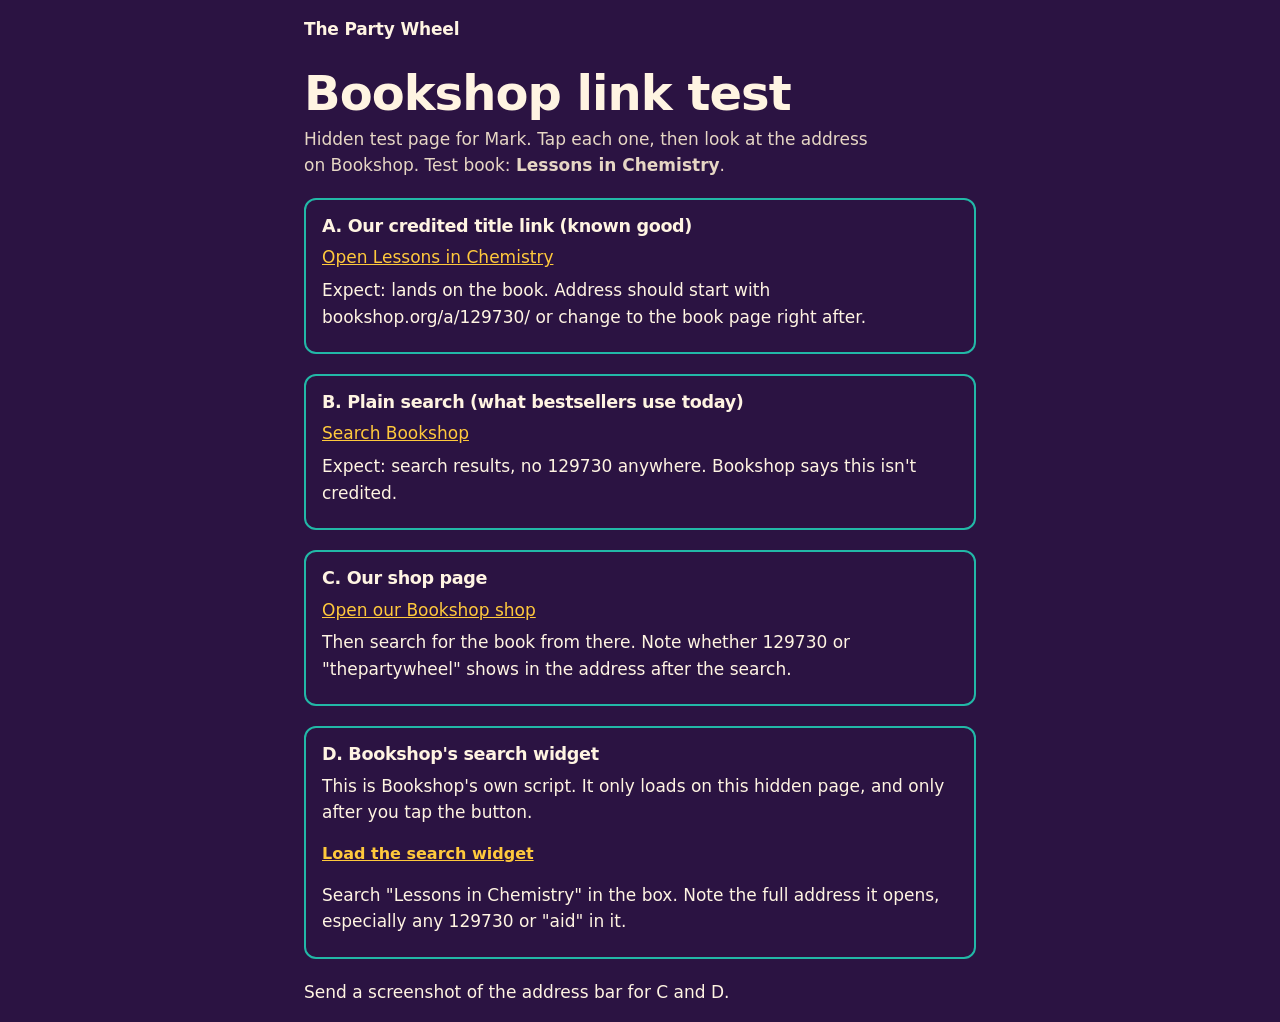
<file: tools/link-test/bookshop-widget/index.html>
<!doctype html>
<html lang="en">
<head>
<meta charset="utf-8">
<meta name="viewport" content="width=device-width, initial-scale=1">
<title>Bookshop widget test – The Party Wheel</title>
<meta name="robots" content="noindex, nofollow">
<link rel="stylesheet" href="../../../assets/style.css?v=20261113a">
<style>
  .test { margin: 1.25rem 0; padding: 1rem; border: 2px solid var(--teal); border-radius: 0.75rem; }
  .test h2 { margin-top: 0; font-size: 1.1rem; }
  .test p { margin: 0.4rem 0; }
  .widget-box { background: #fff; color: #222; padding: 0.75rem; border-radius: 0.5rem; margin-top: 0.75rem; }
  code { word-break: break-all; }
</style>
</head>
<body>
<header class="site-header"><div class="wrap"><a href="../../../">The Party Wheel</a></div></header>
<main class="wrap">
  <h1>Bookshop link test</h1>
  <p class="lede">Hidden test page for Mark. Tap each one, then look at the address on Bookshop. Test book: <strong>Lessons in Chemistry</strong>.</p>

  <section class="test">
    <h2>A. Our credited title link (known good)</h2>
    <p><a href="https://bookshop.org/a/129730/9780385547345" target="_blank" rel="sponsored noopener">Open Lessons in Chemistry</a></p>
    <p>Expect: lands on the book. Address should start with bookshop.org/a/129730/ or change to the book page right after.</p>
  </section>

  <section class="test">
    <h2>B. Plain search (what bestsellers use today)</h2>
    <p><a href="https://bookshop.org/search?keywords=Lessons%20in%20Chemistry%20Garmus" target="_blank" rel="noopener">Search Bookshop</a></p>
    <p>Expect: search results, no 129730 anywhere. Bookshop says this isn't credited.</p>
  </section>

  <section class="test">
    <h2>C. Our shop page</h2>
    <p><a href="https://bookshop.org/shop/thepartywheel" target="_blank" rel="noopener">Open our Bookshop shop</a></p>
    <p>Then search for the book from there. Note whether 129730 or "thepartywheel" shows in the address after the search.</p>
  </section>

  <section class="test">
    <h2>D. Bookshop's search widget</h2>
    <p>This is Bookshop's own script. It only loads on this hidden page, and only after you tap the button.</p>
    <p><button class="text-btn" id="load" type="button">Load the search widget</button></p>
    <div class="widget-box" id="widget" hidden></div>
    <p>Search "Lessons in Chemistry" in the box. Note the full address it opens, especially any 129730 or "aid" in it.</p>
  </section>

  <p>Send a screenshot of the address bar for C and D.</p>
</main>
<script>
document.getElementById('load').addEventListener('click', function () {
  var box = document.getElementById('widget');
  if (box.dataset.loaded) return;
  box.dataset.loaded = '1'; box.hidden = false;
  var s = document.createElement('script');
  s.src = 'https://bookshop.org/widgets.js';
  s.setAttribute('data-type', 'search');
  s.setAttribute('data-include-branding', 'false');
  s.setAttribute('data-affiliate-id', '129730');
  box.appendChild(s);
  this.textContent = 'Widget loading below…';
});
</script>
</body>
</html>
</file>
<file: assets/style.css>
:root {
  --plum: #2B1342;
  --plum-2: #3B1C58;
  --pink: #FF4F86;
  --yellow: #FFC93C;
  --teal: #22B8A7;
  --cream: #FFF4E2;
  --cream-dim: #E6D6C4;
  --font: system-ui, -apple-system, "Segoe UI", Roboto, "Helvetica Neue", sans-serif;
  color-scheme: dark;
}

* { box-sizing: border-box; }

html { -webkit-text-size-adjust: 100%; }

body {
  margin: 0;
  background: var(--plum);
  color: var(--cream);
  font-family: var(--font);
  font-size: 1.0625rem;
  line-height: 1.55;
}

a { color: var(--yellow); }
a:hover { color: var(--cream); }

:focus-visible {
  outline: 3px solid var(--yellow);
  outline-offset: 3px;
}

.wrap {
  max-width: 44rem;
  margin: 0 auto;
  padding: 0 1rem;
}

.site-header {
  padding: 1rem 0;
}
.site-header a {
  color: var(--cream);
  font-weight: 800;
  text-decoration: none;
  letter-spacing: -0.01em;
}

h1, h2, h3 { line-height: 1.15; letter-spacing: -0.02em; }
h1 { font-size: clamp(2rem, 7vw, 3rem); font-weight: 850; margin: 0.5rem 0 0.25rem; }
h2 { font-size: 1.5rem; font-weight: 800; margin: 2.5rem 0 0.5rem; }
h3 { font-size: 1.15rem; font-weight: 750; margin: 1.5rem 0 0.25rem; }

.lede { color: var(--cream-dim); margin: 0 0 1.25rem; max-width: 36rem; }

/* ---------- Wheel stage ---------- */
.stage {
  position: relative;
  width: min(100%, 26rem);
  margin: 0 auto;
}
.stage canvas {
  display: block;
  width: 100%;
  aspect-ratio: 1;
  border-radius: 50%;
  box-shadow: 0 0 0 6px var(--plum-2), 0 0 60px rgba(255, 79, 134, 0.35);
}
.pointer {
  position: absolute;
  top: -6px;
  left: 50%;
  transform: translateX(-50%);
  width: 0; height: 0;
  border-left: 16px solid transparent;
  border-right: 16px solid transparent;
  border-top: 30px solid var(--cream);
  filter: drop-shadow(0 2px 2px rgba(0,0,0,0.4));
}

.spin-btn {
  display: block;
  width: min(100%, 26rem);
  margin: 1.25rem auto 0;
  padding: 1rem;
  border: 0;
  border-radius: 999px;
  background: var(--pink);
  color: var(--plum);
  font: 850 1.35rem/1 var(--font);
  cursor: pointer;
  min-height: 3.5rem;
}
.spin-btn:hover { background: #ff6d9b; }
.spin-btn:disabled { opacity: 0.55; cursor: not-allowed; }

/* ---------- Lyric-screen result ---------- */
.result {
  min-height: 6.5rem;
  margin: 1.5rem auto 0;
  padding: 1rem 1.25rem;
  width: min(100%, 32rem);
  text-align: center;
  background: #12081D;
  border: 2px solid var(--plum-2);
  border-radius: 0.75rem;
}
.result-hint { color: var(--cream-dim); margin: 1.4rem 0; }
.result-label { margin: 0; color: var(--cream-dim); font-size: 0.95rem; }
.lyric {
  margin: 0.25rem 0 0;
  font-size: clamp(1.5rem, 6vw, 2.1rem);
  font-weight: 850;
  line-height: 1.15;
  /* Karaoke highlight: yellow fills left to right over cream */
  background: linear-gradient(90deg, var(--yellow) 50%, var(--cream) 50%);
  background-size: 200% 100%;
  background-position: 100% 0;
  -webkit-background-clip: text;
  background-clip: text;
  color: transparent;
}
.lyric.sing { animation: sing 1.8s ease-in-out forwards; }
@keyframes sing { to { background-position: 0 0; } }
.artist { margin: 0.2rem 0 0; color: var(--teal); font-weight: 700; }

@media (prefers-reduced-motion: reduce) {
  .lyric { background-position: 0 0; }
  .lyric.sing { animation: none; }
}

/* ---------- Controls ---------- */
.controls { margin-top: 2rem; }
.chips { display: flex; flex-wrap: wrap; gap: 0.5rem; margin: 0.5rem 0 1rem; padding: 0; list-style: none; }
.chip {
  padding: 0.55rem 0.95rem;
  min-height: 2.75rem;
  border: 2px solid var(--plum-2);
  border-radius: 999px;
  background: transparent;
  color: var(--cream);
  font: 650 0.98rem var(--font);
  cursor: pointer;
}
.chip[aria-pressed="true"] { background: var(--yellow); border-color: var(--yellow); color: var(--plum); }

label { font-weight: 700; display: block; margin-bottom: 0.35rem; }
.help { color: var(--cream-dim); font-size: 0.95rem; margin: 0 0 0.5rem; }
textarea {
  width: 100%;
  min-height: 12rem;
  padding: 0.75rem;
  border: 2px solid var(--cream-dim);
  border-radius: 0.5rem;
  background: #12081D;
  color: var(--cream);
  font: 1rem/1.5 var(--font);
  resize: vertical;
}
.row { display: flex; flex-wrap: wrap; gap: 0.75rem 1.25rem; align-items: center; margin-top: 0.75rem; }
.check { display: flex; gap: 0.5rem; align-items: center; font-weight: 600; margin: 0; }
.check input { width: 1.25rem; height: 1.25rem; accent-color: var(--pink); }
.text-btn {
  background: none; border: 0; padding: 0.5rem 0; min-height: 2.75rem;
  color: var(--yellow); font: 650 1rem var(--font); text-decoration: underline; cursor: pointer;
}

/* ---------- Guide ---------- */
.guide { margin-top: 3rem; padding-bottom: 3rem; }
.guide p, .guide li { max-width: 38rem; }

/* ---------- Home list ---------- */
.picker-list { list-style: none; padding: 0; margin: 1.5rem 0; }
.picker-list li { border-top: 2px solid var(--plum-2); }
.picker-list li:last-child { border-bottom: 2px solid var(--plum-2); }
.picker-list a, .picker-list span.soon {
  display: flex; justify-content: space-between; gap: 1rem; align-items: baseline;
  padding: 1.1rem 0; text-decoration: none; color: var(--cream);
}
.picker-list strong { font-size: 1.25rem; font-weight: 800; }
.picker-list a:hover strong { color: var(--yellow); }
.picker-list small { color: var(--cream-dim); font-size: 0.95rem; text-align: right; }
.picker-list .soon { opacity: 0.55; }

.site-footer {
  border-top: 2px solid var(--plum-2);
  padding: 1.5rem 0 2.5rem;
  color: var(--cream-dim);
  font-size: 0.9rem;
}

.sr-only {
  position: absolute; width: 1px; height: 1px; padding: 0; margin: -1px;
  overflow: hidden; clip: rect(0,0,0,0); white-space: nowrap; border: 0;
}

/* ---------- Filters ---------- */
.filters { display: grid; grid-template-columns: 1fr 1fr; gap: 0.75rem; margin-top: 0.75rem; }
.field label { font-size: 0.95rem; }
select {
  width: 100%;
  min-height: 3rem;
  padding: 0.6rem 2.25rem 0.6rem 0.75rem;
  border: 2px solid var(--cream-dim);
  border-radius: 0.5rem;
  background: #12081D url("data:image/svg+xml,%3Csvg xmlns='http://www.w3.org/2000/svg' width='12' height='8'%3E%3Cpath d='M1 1l5 5 5-5' stroke='%23FFC93C' stroke-width='2' fill='none'/%3E%3C/svg%3E") no-repeat right 0.85rem center;
  color: var(--cream);
  font: 650 1rem var(--font);
  appearance: none;
  -webkit-appearance: none;
}
.status { margin: 0; color: var(--cream-dim); font-size: 0.95rem; flex: 1 1 12rem; }
.controls .check { margin: 0.5rem 0 0; }
.check label { margin: 0; }

/* ---------- Own list (collapsed by default) ---------- */
.own-list { margin-top: 1rem; border-top: 2px solid var(--plum-2); padding-top: 0.5rem; }
.own-list summary {
  cursor: pointer;
  min-height: 2.75rem;
  display: flex; align-items: center;
  font-weight: 700;
  color: var(--yellow);
}
.own-list[open] summary { margin-bottom: 0.5rem; }
select:disabled { opacity: 0.5; }

/* ---------- Segmented mode switch ---------- */
.segmented {
  display: grid; grid-template-columns: 1fr 1fr;
  width: min(100%, 26rem); margin: 0 auto 1.25rem; padding: 4px;
  border: 0; border-radius: 999px; background: #12081D;
}
.segmented input { position: absolute; opacity: 0; width: 1px; height: 1px; }
.segmented label {
  margin: 0; padding: 0.7rem 0.5rem; min-height: 2.75rem;
  border-radius: 999px; text-align: center; cursor: pointer;
  font-weight: 750; color: var(--cream-dim);
}
.segmented input:checked + label { background: var(--yellow); color: var(--plum); }
.segmented input:focus-visible + label { outline: 3px solid var(--yellow); outline-offset: 2px; }
.filters.single { grid-template-columns: 1fr; }

/* ---------- Book club: source switch, genre chips, book list ---------- */
.segmented.small { width: 100%; margin: 0 0 1.25rem; }
p.field-legend { margin: 0.5rem 0 0.5rem; }
.segmented.small label { padding: 0.6rem 0.4rem; font-size: 0.98rem; }
.field-legend { font-weight: 700; padding: 0; margin-bottom: 0.5rem; grid-column: 1 / -1; }
.legend-note { display: block; font-weight: 400; color: var(--cream-dim); font-size: 0.95rem; }
.chip-group { border: 0; padding: 0; margin: 0; }
.chip-group .chips { margin-top: 0; }
.chip[aria-pressed="false"] { color: var(--cream-dim); text-decoration: line-through; text-decoration-color: rgba(255,244,226,0.4); }
.book-list { list-style: none; padding: 0; margin: 0; }
.book-list li { padding: 0.35rem 0; border-bottom: 1px solid var(--plum-2); }
.book-row { display: flex; justify-content: space-between; align-items: center; gap: 1rem; }
.options-btn { flex: none; }
.book-list .store-links { padding: 0 0 0.6rem; text-align: left; }

/* Store links: task first, store second. Three visible, rest under "More". */
.store-links { margin-top: 0.85rem; }
.store-main { list-style: none; padding: 0; margin: 0; display: grid; gap: 0.15rem; }
.store-main a { display: inline-block; padding: 0.45rem 0; min-height: 2.75rem; line-height: 1.9rem; font-weight: 750; }
.store-more { margin: 0.25rem 0 0; color: var(--cream-dim); font-size: 0.95rem; display: flex; flex-wrap: wrap; gap: 0 1rem; align-items: baseline; }
.result .store-more { justify-content: center; }
.store-more a { display: inline-block; min-height: 2.75rem; line-height: 2.75rem; padding: 0; }
.book-list .store-main li { border: 0; padding: 0; }
.disclosure { color: var(--cream-dim); font-size: 0.9rem; margin-top: 1rem; }

/* ---------- Text pages (privacy, disclosure) ---------- */
.prose { padding-bottom: 3rem; }
.prose p, .prose li { max-width: 38rem; }
.prose .updated { color: var(--cream-dim); font-size: 0.95rem; }
.footer-links { display: flex; flex-wrap: wrap; gap: 0.25rem 1.25rem; margin-top: 0.5rem; }
.footer-links a { display: inline-block; padding: 0.4rem 0; color: var(--cream-dim); }
.footer-links a:hover { color: var(--yellow); }
.how-to { margin: 0.6rem auto 0; max-width: 30rem; color: var(--cream); font-size: 1rem; }

/* ---------- Share ---------- */
.share-row { text-align: center; margin: 0.5rem 0 0; }
.share-status { display: block; color: var(--cream-dim); font-size: 0.95rem; min-height: 1.2em; }
.shared-note { margin: 0.75rem 0 1.75rem; position: relative; z-index: 1; padding: 0.6rem 0.9rem; border-radius: 0.5rem; background: #12081D; border: 2px solid var(--teal); color: var(--cream); font-size: 0.95rem; }

/* Book club: "This month's pick" box (under the intro line) */
.month-pick { margin: 0 0 1.25rem; padding: 0.85rem 1rem; border-radius: 0.75rem; background: #12081D; border: 2px solid var(--yellow); }
.month-pick p { margin: 0; }
.month-pick-label { font-size: 0.8rem; font-weight: 750; letter-spacing: 0.06em; text-transform: uppercase; color: var(--yellow); }
.month-pick-title { font-size: 1.25rem; font-weight: 800; margin-top: 0.15rem !important; text-wrap: balance; }
.month-pick-by { color: var(--cream-dim); font-size: 0.95rem; }
.month-pick-links { margin-top: 0.3rem !important; display: flex; flex-wrap: wrap; column-gap: 1.1rem; }
.month-pick-links a { font-weight: 750; display: inline-block; min-height: 2.75rem; line-height: 2.75rem; }
.month-pick-note { margin-top: 0.3rem !important; color: var(--cream-dim); font-size: 0.9rem; }

/* ---------- Book club questions wheel ---------- */
.question-text { margin: 0.35rem 0 0.25rem; font-size: clamp(1.3rem, 5.2vw, 1.7rem); font-weight: 800; line-height: 1.3; color: var(--cream); text-wrap: balance; }
.result .result-label { color: var(--teal); font-weight: 750; }
.q-list { padding-left: 1.25rem; }
.q-list li { margin: 0.35rem 0; }
.related { margin-top: 2rem; color: var(--cream-dim); }
.related a { display: inline-block; min-height: 2.75rem; line-height: 2.75rem; }

/* ---------- Start a book club ---------- */
.steps-nav ol { margin: 0 0 0.5rem; padding-left: 1.4rem; }
.steps-nav a { display: inline-block; min-height: 2.75rem; line-height: 2.75rem; font-weight: 700; }
.guide.steps { margin-top: 1rem; padding-bottom: 0; }
.tool-box { margin: 1.25rem 0 0.5rem; padding: 1rem 1.1rem 1.25rem; border-radius: 0.75rem; background: #12081D; border: 2px solid var(--plum-2); }
.tool-box h3 { margin-top: 0.25rem; }
.tool-box textarea { min-height: 9rem; margin-bottom: 1rem; background: var(--plum); }
.tool-box textarea.short { min-height: 6rem; }
.tool-box select { background-color: var(--plum); }
.text-input {
  width: 100%; min-height: 3rem; padding: 0.6rem 0.75rem;
  border: 2px solid var(--cream-dim); border-radius: 0.5rem;
  background: var(--plum); color: var(--cream); font: 650 1rem var(--font);
  color-scheme: dark;
}
.name-list { list-style: none; padding: 0; margin: 1rem 0 0.25rem; display: grid; gap: 0.4rem; }
.name-list li { padding: 0.55rem 0.8rem; border-radius: 0.5rem; background: var(--plum-2); font-weight: 750; font-size: 1.1rem; }
.tool-box .filters { margin-bottom: 0.5rem; }
.tool-box .spin-btn { margin-top: 1rem; }
.tool-box .status { margin-top: 0.75rem; text-align: center; }
.plan-title { font-size: 1.2rem; margin: 1.5rem 0 0.5rem; }
.plan-list { list-style: none; padding: 0; margin: 0; }
.plan-list li { padding: 0.7rem 0; border-top: 1px solid var(--plum-2); }
.plan-list p { margin: 0; }
.plan-when { color: var(--teal); font-weight: 750; font-size: 0.95rem; }
.plan-book { font-weight: 800; font-size: 1.1rem; }
.plan-host { color: var(--cream-dim); }
.plan-actions { justify-content: center; }

@media print {
  body { background: #fff; color: #000; }
  .site-header, .site-footer, .lede, .steps-nav, .guide, .related, .tool-box:not([aria-labelledby="planner-heading"]),
  .tool-box > :not(#plan-output), .plan-actions, #plan-share-status, #plan-output > .help { display: none !important; }
  .tool-box { border: 0; background: none; padding: 0; }
  h1 { display: none; }
  .plan-title { font-size: 1.6rem; color: #000; }
  .plan-list li { border-color: #999; }
  .plan-when, .plan-host { color: #333; }
}

/* ---------- Visual refresh (2026-11 preview) ---------- */
/* Home: wheel icon beside each picker, title above its description */
.picker-list a:has(.mini-wheel) { justify-content: flex-start; align-items: center; gap: 0.9rem; }
.mini-wheel { flex: none; width: 2.6rem; height: 2.6rem; border-radius: 50%; box-shadow: 0 0 0 3px var(--plum-2); }
.picker-list a:has(.mini-wheel) span { display: flex; flex-direction: column; gap: 0.1rem; }
.picker-list a:has(.mini-wheel) small { text-align: left; }
.picker-list a:hover .mini-wheel { box-shadow: 0 0 0 3px var(--yellow); }
.sub-links { margin: -0.4rem 0 0.9rem 3.5rem; color: var(--cream-dim); font-size: 0.95rem; }
.sub-links a { display: inline-block; min-height: 2.75rem; line-height: 2.75rem; }

/* Result box stays short until there's a pick */
.result:has(> .result-hint:only-child) { min-height: 0; padding: 0.4rem 1rem; }
.result:has(> .result-hint:only-child) .result-hint { margin: 0.6rem 0; }

/* Stacked related links */
.more-links h2 { font-size: 1.15rem; margin: 2rem 0 0.25rem; }
.more-links ul { list-style: none; padding: 0; margin: 0; }
.more-links a { display: inline-block; min-height: 2.75rem; line-height: 2.75rem; font-weight: 700; }
.picker-list .sub-links a { display: inline-block; padding: 0; color: var(--yellow); text-decoration: underline; font-weight: 700; }
.picker-list .sub-links a:hover { color: var(--cream); }

/* ---------- Book club: club list entry, book search, share-a-copy (2026-11-13) ---------- */
.share-row.two { display: flex; flex-wrap: wrap; justify-content: center; column-gap: 1.25rem; }
.share-row.two .share-status { flex-basis: 100%; }
.share-changed { text-align: center; color: var(--cream); font-size: 0.95rem; margin: 0.25rem auto 0; max-width: 30rem; }
#book-panel, #host-panel { scroll-margin-top: 1rem; }
.club-search { display: flex; flex-direction: column; }
.club-search .text-input { background: #12081D; }
.search-pop { display: flex; flex-direction: column; margin-top: 0.35rem; border: 2px solid var(--cream-dim); border-radius: 0.5rem; background: #12081D; overflow: hidden; }
.search-pop[hidden] { display: none; }
.search-msg { order: -1; margin: 0; padding: 0.6rem 0.75rem; color: var(--cream-dim); font-size: 0.95rem; }
.search-msg:empty { display: none; }
.search-results { list-style: none; margin: 0; padding: 0; }
.search-results [role="option"] { min-height: 3.5rem; padding: 0.45rem 0.75rem; display: flex; flex-direction: column; justify-content: center; cursor: pointer; border-top: 1px solid var(--plum-2); }
.search-results [role="option"]:first-child { border-top: 0; }
.search-results [role="option"][aria-selected="true"] { background: var(--yellow); color: var(--plum); }
.search-results [role="option"][aria-selected="true"] .opt-meta { color: var(--plum); }
.opt-title { font-weight: 750; line-height: 1.25; overflow: hidden; display: -webkit-box; -webkit-line-clamp: 2; -webkit-box-orient: vertical; }
.opt-meta { color: var(--cream-dim); font-size: 0.92rem; line-height: 1.3; }
.search-credit { margin: 0.35rem 0 0; font-size: 0.85rem; color: var(--cream-dim); }
.search-credit a { display: inline-block; min-height: 2.75rem; line-height: 2.75rem; }
.club-count { margin: 0.75rem 0 0.25rem; font-weight: 700; }
.club-empty { color: var(--cream-dim); margin: 0.25rem 0 0; }
.book-list .remove-btn { flex: none; }
</file>
